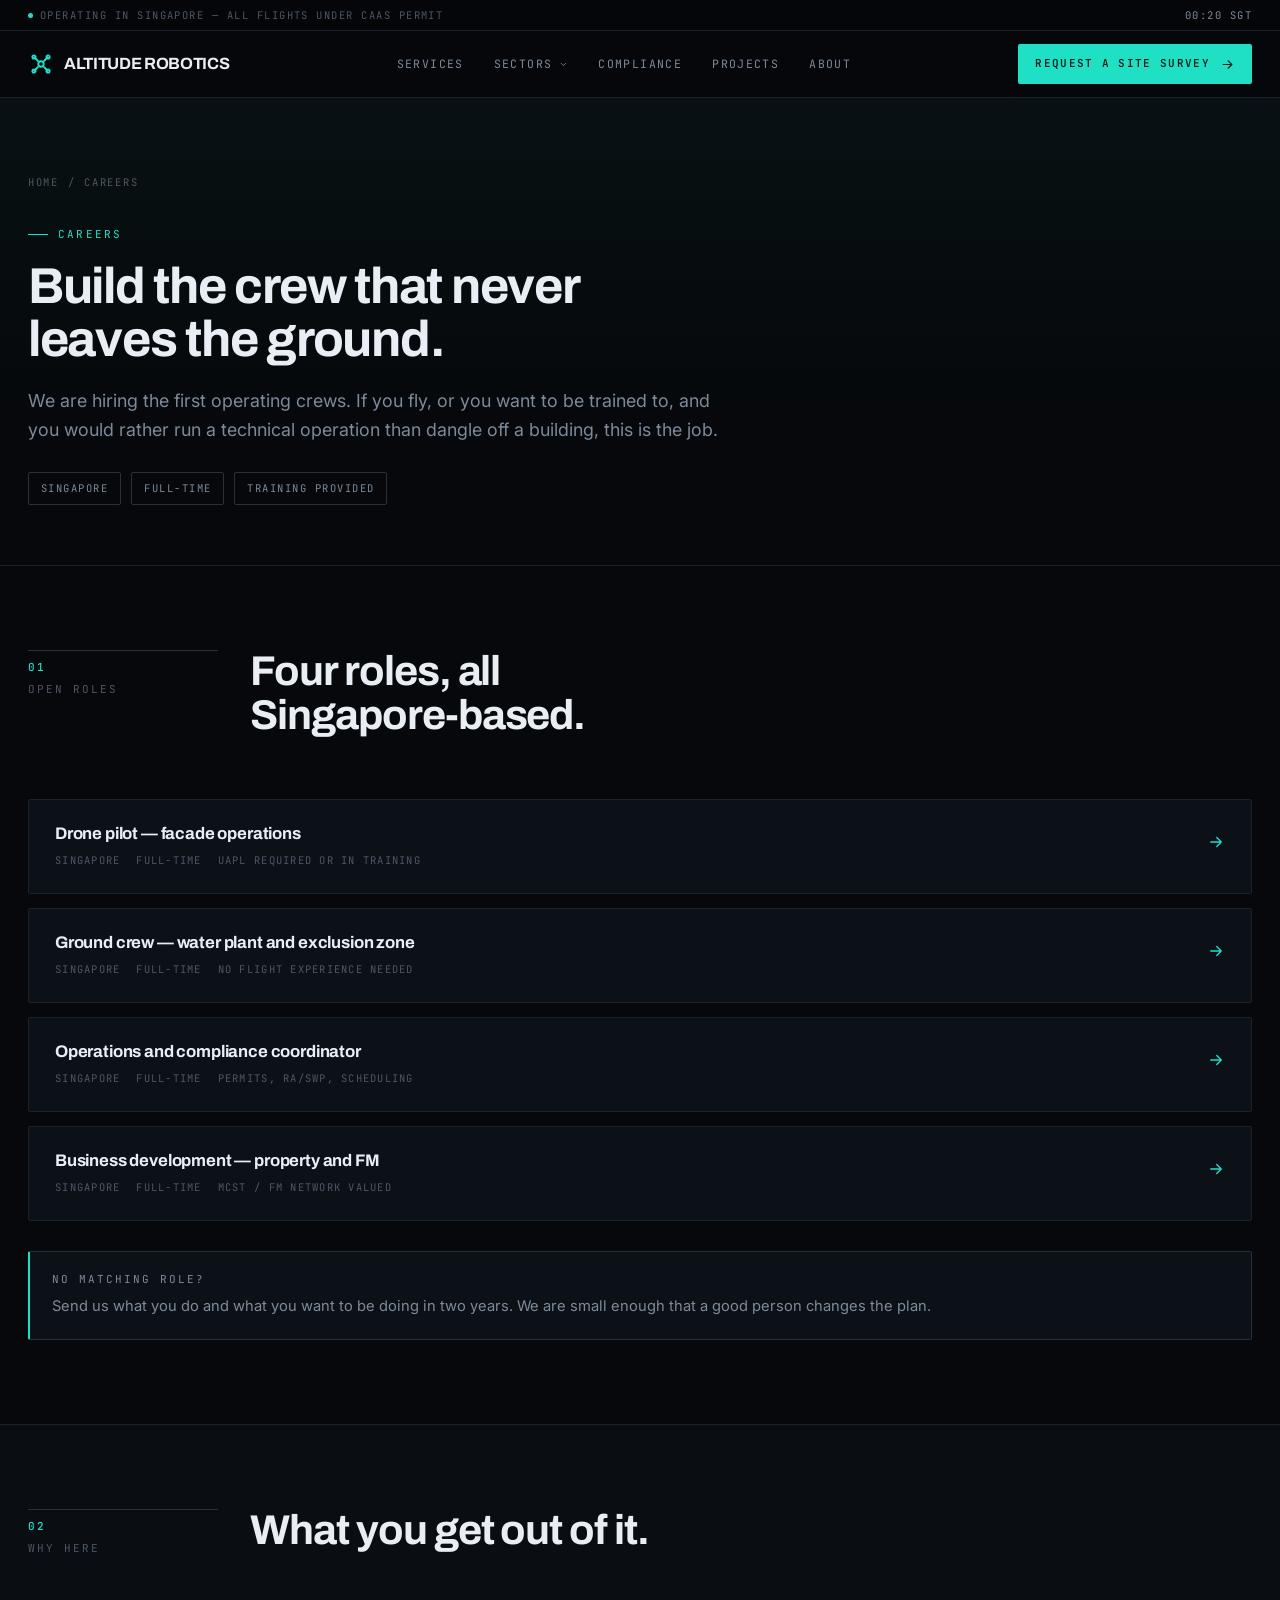
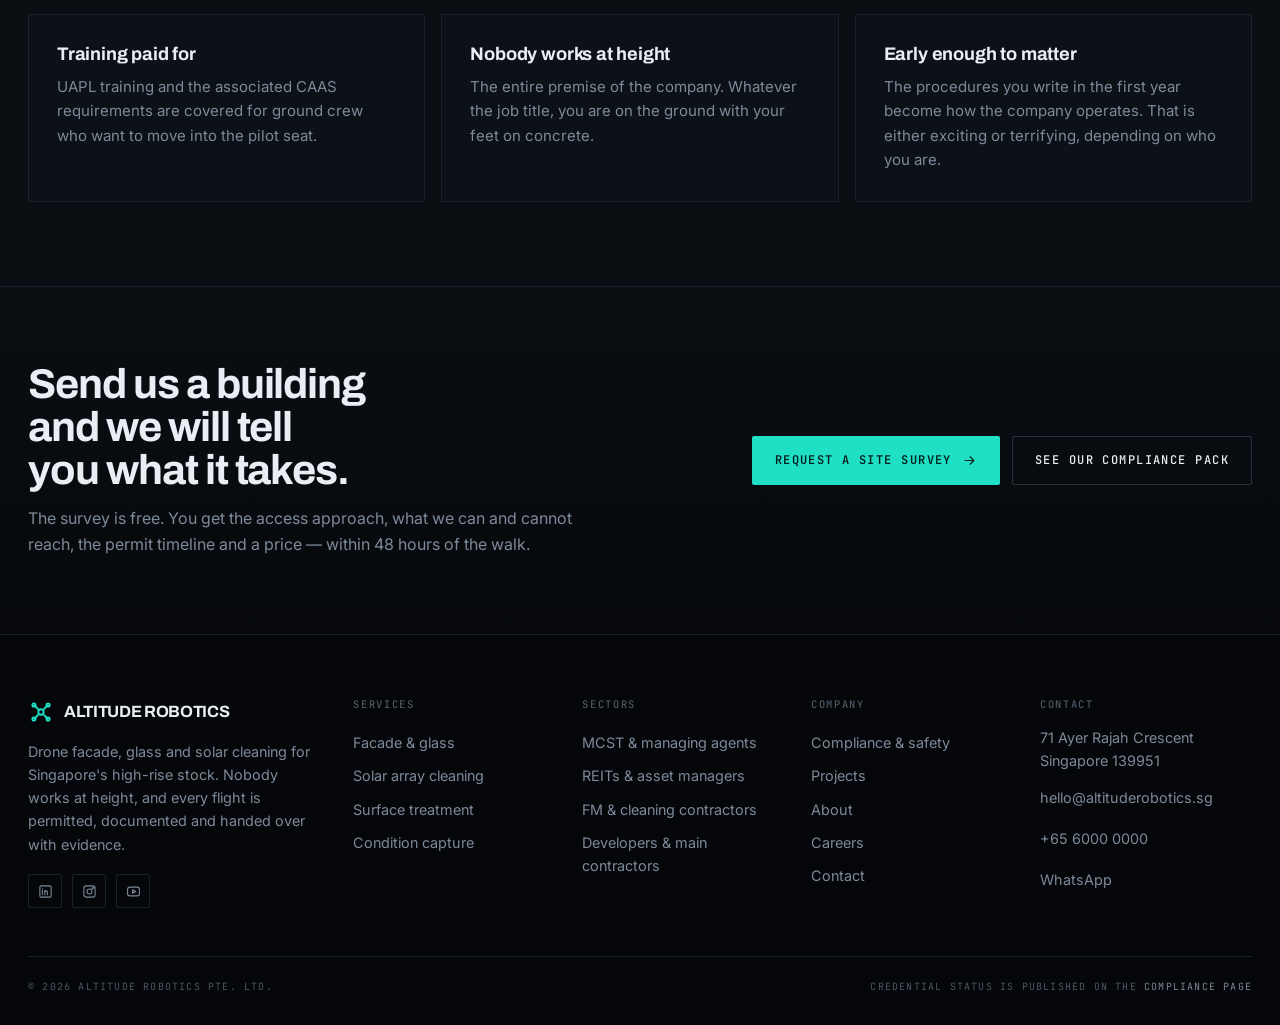
<file: careers.html>
<!DOCTYPE html>
<html lang="en">
<head>
<meta charset="UTF-8">
<meta name="viewport" content="width=device-width, initial-scale=1">
<title>Careers &mdash; Altitude Robotics</title>
<meta name="description" content="Join Altitude Robotics: drone pilots, ground crew and operations roles in Singapore's drone facade cleaning industry.">
<meta property="og:title" content="Careers &mdash; Altitude Robotics">
<meta property="og:description" content="Join Altitude Robotics: drone pilots, ground crew and operations roles in Singapore's drone facade cleaning industry.">
<meta property="og:type" content="website">
<meta name="theme-color" content="#06080B">
<link rel="preconnect" href="https://fonts.googleapis.com">
<link rel="preconnect" href="https://fonts.gstatic.com" crossorigin>
<link href="https://fonts.googleapis.com/css2?family=Archivo:wght@500;600;700;800&amp;family=Inter:wght@400;500;600&amp;family=JetBrains+Mono:wght@400;500&amp;display=swap" rel="stylesheet">
<script>document.documentElement.classList.add('js');</script>
<link rel="stylesheet" href="assets/site.css">
<script src="assets/site.js" defer></script>
</head>
<body data-nav="careers">
<a class="skip" href="#main">Skip to content</a>

<div class="opsbar"><div class="wrap">
  <span><span class="dot"></span>Operating in Singapore &mdash; all flights under CAAS permit</span>
  <span><b id="sgt">&mdash;&mdash;</b></span>
</div></div>

<header><div class="wrap nav">
  <a href="index.html" class="logo" data-nav-key="home"><span class="mark"><svg viewBox="0 0 24 24" fill="none" stroke="currentColor" stroke-width="1.7" stroke-linecap="round" stroke-linejoin="round" aria-hidden="true" width="100%" height="100%"><path d="M12 9.5a2.5 2.5 0 100 5 2.5 2.5 0 000-5zM6 6 9 9M18 6l-3 3M6 18l3-3M18 18l-3-3M4 5.5a1.5 1.5 0 113 0 1.5 1.5 0 01-3 0zM17 5.5a1.5 1.5 0 113 0 1.5 1.5 0 01-3 0zM4 18.5a1.5 1.5 0 113 0 1.5 1.5 0 01-3 0zM17 18.5a1.5 1.5 0 113 0 1.5 1.5 0 01-3 0z"/></svg></span>Altitude Robotics</a>
  
      <ul class="nav-links">
        <li><a href="services.html" data-nav-key="services">Services</a></li>
        <li data-dropdown>
          <button class="dbtn" aria-expanded="false" aria-haspopup="true">Sectors
            <svg viewBox="0 0 24 24" fill="none" stroke="currentColor" stroke-width="2.4" stroke-linecap="round" stroke-linejoin="round" aria-hidden="true"><path d="M6 9l6 6 6-6"/></svg>
          </button>
          <div class="drop"><a href="sectors-mcst.html" data-nav-key="mcst">MCST &amp; managing agents<span>Condominium and strata councils working to an AGM calendar and a sinking fund.</span></a><a href="sectors-reit.html" data-nav-key="reit">REITs &amp; asset managers<span>Portfolio owners who need repeatable numbers, ESG data and no incidents.</span></a><a href="sectors-fm.html" data-nav-key="fm">FM &amp; cleaning contractors<span>Keep the contract. Subcontract the height. White-label aerial capacity.</span></a><a href="sectors-developer.html" data-nav-key="dev">Developers &amp; main contractors<span>Handover cleans and defect-liability recleans that fit inside the programme.</span></a></div>
        </li>
        <li><a href="compliance.html" data-nav-key="compliance">Compliance</a></li>
        <li><a href="projects.html" data-nav-key="projects">Projects</a></li>
        <li><a href="about.html" data-nav-key="about">About</a></li>
      </ul>
  <div class="nav-cta">
    <a class="btn btn-primary btn-sm" href="contact.html">Request a site survey <svg viewBox="0 0 24 24" fill="none" stroke="currentColor" stroke-width="1.8" stroke-linecap="round" stroke-linejoin="round" aria-hidden="true"><path d="M5 12h14M13 6l6 6-6 6"/></svg></a>
    <button class="burger" aria-label="Open menu" aria-expanded="false"><span></span><span></span><span></span></button>
  </div>
</div></header>

  <nav class="mobile-menu" aria-label="Mobile">
    <a href="index.html" data-nav-key="home">Home</a>
    <a href="services.html" data-nav-key="services">Services</a>
    <div class="grp">Sectors</div>
    <a href="sectors-mcst.html" data-nav-key="mcst">MCST &amp; managing agents</a><a href="sectors-reit.html" data-nav-key="reit">REITs &amp; asset managers</a><a href="sectors-fm.html" data-nav-key="fm">FM &amp; cleaning contractors</a><a href="sectors-developer.html" data-nav-key="dev">Developers &amp; main contractors</a>
    <div class="grp">Company</div>
    <a href="compliance.html" data-nav-key="compliance">Compliance &amp; safety</a>
    <a href="projects.html" data-nav-key="projects">Projects</a>
    <a href="about.html" data-nav-key="about">About</a>
    <a href="careers.html" data-nav-key="careers">Careers</a>
    <a class="btn btn-primary" href="contact.html">Request a site survey <svg viewBox="0 0 24 24" fill="none" stroke="currentColor" stroke-width="1.8" stroke-linecap="round" stroke-linejoin="round" aria-hidden="true"><path d="M5 12h14M13 6l6 6-6 6"/></svg></a>
  </nav>

<main id="main">
<section class="phero"><div class="wrap"><div class="crumb"><a href="index.html">Home</a><i>/</i><span>Careers</span></div><div style="margin-top:26px"><span class="eyebrow">Careers</span><h1>Build the crew that never leaves the ground.</h1><p class="lead">We are hiring the first operating crews. If you fly, or you want to be trained to, and you would rather run a technical operation than dangle off a building, this is the job.</p><div class="phero-meta"><span class="pill">Singapore</span><span class="pill">Full-time</span><span class="pill">Training provided</span></div></div></div></section>
<section class="sec flush">
  <div class="wrap">
    <div class="sec-head reveal"><div class="idx"><b>01</b>Open roles</div><div><h2>Four roles, all Singapore-based.</h2></div></div>
    <div style="display:flex;flex-direction:column;gap:14px">
      <a class="job reveal" href="contact.html"><div><h3>Drone pilot &mdash; facade operations</h3><div class="meta"><span>Singapore</span><span>Full-time</span><span>UAPL required or in training</span></div></div><span class="arrow"><svg viewBox="0 0 24 24" fill="none" stroke="currentColor" stroke-width="1.8" width="18" height="18" stroke-linecap="round" stroke-linejoin="round" aria-hidden="true"><path d="M5 12h14M13 6l6 6-6 6"/></svg></span></a>
      <a class="job reveal" href="contact.html"><div><h3>Ground crew &mdash; water plant and exclusion zone</h3><div class="meta"><span>Singapore</span><span>Full-time</span><span>No flight experience needed</span></div></div><span class="arrow"><svg viewBox="0 0 24 24" fill="none" stroke="currentColor" stroke-width="1.8" width="18" height="18" stroke-linecap="round" stroke-linejoin="round" aria-hidden="true"><path d="M5 12h14M13 6l6 6-6 6"/></svg></span></a>
      <a class="job reveal" href="contact.html"><div><h3>Operations and compliance coordinator</h3><div class="meta"><span>Singapore</span><span>Full-time</span><span>Permits, RA/SWP, scheduling</span></div></div><span class="arrow"><svg viewBox="0 0 24 24" fill="none" stroke="currentColor" stroke-width="1.8" width="18" height="18" stroke-linecap="round" stroke-linejoin="round" aria-hidden="true"><path d="M5 12h14M13 6l6 6-6 6"/></svg></span></a>
      <a class="job reveal" href="contact.html"><div><h3>Business development &mdash; property and FM</h3><div class="meta"><span>Singapore</span><span>Full-time</span><span>MCST / FM network valued</span></div></div><span class="arrow"><svg viewBox="0 0 24 24" fill="none" stroke="currentColor" stroke-width="1.8" width="18" height="18" stroke-linecap="round" stroke-linejoin="round" aria-hidden="true"><path d="M5 12h14M13 6l6 6-6 6"/></svg></span></a>
    </div>
    <div class="note reveal" style="margin-top:30px">
      <div class="lbl">No matching role?</div>
      Send us what you do and what you want to be doing in two years. We are small enough that a good person changes the plan.
    </div>
  </div>
</section>

<section class="sec alt">
  <div class="wrap">
    <div class="sec-head reveal"><div class="idx"><b>02</b>Why here</div><div><h2>What you get out of it.</h2></div></div>
    <div class="g3">
      <article class="card reveal"><h3>Training paid for</h3><p>UAPL training and the associated CAAS requirements are covered for ground crew who want to move into the pilot seat.</p></article>
      <article class="card reveal"><h3>Nobody works at height</h3><p>The entire premise of the company. Whatever the job title, you are on the ground with your feet on concrete.</p></article>
      <article class="card reveal"><h3>Early enough to matter</h3><p>The procedures you write in the first year become how the company operates. That is either exciting or terrifying, depending on who you are.</p></article>
    </div>
  </div>
</section>

<section class="ctaband"><div class="wrap"><div class="inner reveal">
  <div><h2>Send us a building and we will tell you what it takes.</h2><p>The survey is free. You get the access approach, what we can and cannot reach, the permit timeline and a price &mdash; within 48 hours of the walk.</p></div>
  <div class="acts">
    <a class="btn btn-primary" href="contact.html">Request a site survey <svg viewBox="0 0 24 24" fill="none" stroke="currentColor" stroke-width="1.8" stroke-linecap="round" stroke-linejoin="round" aria-hidden="true"><path d="M5 12h14M13 6l6 6-6 6"/></svg></a>
    <a class="btn btn-ghost" href="compliance.html">See our compliance pack</a>
  </div>
</div></div></section>

</main>

<footer><div class="wrap">
  <div class="fgrid">
    <div class="fcol fbrand">
      <a href="index.html" class="logo"><span class="mark"><svg viewBox="0 0 24 24" fill="none" stroke="currentColor" stroke-width="1.7" stroke-linecap="round" stroke-linejoin="round" aria-hidden="true" width="100%" height="100%"><path d="M12 9.5a2.5 2.5 0 100 5 2.5 2.5 0 000-5zM6 6 9 9M18 6l-3 3M6 18l3-3M18 18l-3-3M4 5.5a1.5 1.5 0 113 0 1.5 1.5 0 01-3 0zM17 5.5a1.5 1.5 0 113 0 1.5 1.5 0 01-3 0zM4 18.5a1.5 1.5 0 113 0 1.5 1.5 0 01-3 0zM17 18.5a1.5 1.5 0 113 0 1.5 1.5 0 01-3 0z"/></svg></span>Altitude Robotics</a>
      <p>Drone facade, glass and solar cleaning for Singapore's high-rise stock. Nobody works at height, and every flight is permitted, documented and handed over with evidence.</p>
      <div class="socials"><a href="#" aria-label="LinkedIn"><svg viewBox="0 0 24 24" fill="none" stroke="currentColor" stroke-width="1.7" stroke-linecap="round" stroke-linejoin="round" aria-hidden="true"><rect x="3" y="3" width="18" height="18" rx="2"/><path d="M7 10v7M7 7v.01M11 17v-4a2 2 0 014 0v4M11 17v-7"/></svg></a><a href="#" aria-label="Instagram"><svg viewBox="0 0 24 24" fill="none" stroke="currentColor" stroke-width="1.7" stroke-linecap="round" stroke-linejoin="round" aria-hidden="true"><rect x="3" y="3" width="18" height="18" rx="4"/><circle cx="12" cy="12" r="4"/><circle cx="17.2" cy="6.8" r="1"/></svg></a><a href="#" aria-label="YouTube"><svg viewBox="0 0 24 24" fill="none" stroke="currentColor" stroke-width="1.7" stroke-linecap="round" stroke-linejoin="round" aria-hidden="true"><rect x="2.5" y="5" width="19" height="14" rx="4"/><path d="M10.5 9.2l5 2.8-5 2.8z"/></svg></a></div>
    </div>
    <div class="fcol"><h2>Services</h2>
      <a href="services.html#facade">Facade &amp; glass</a>
      <a href="services.html#solar">Solar array cleaning</a>
      <a href="services.html#treatment">Surface treatment</a>
      <a href="services.html#capture">Condition capture</a>
    </div>
    <div class="fcol"><h2>Sectors</h2><a href="sectors-mcst.html">MCST &amp; managing agents</a><a href="sectors-reit.html">REITs &amp; asset managers</a><a href="sectors-fm.html">FM &amp; cleaning contractors</a><a href="sectors-developer.html">Developers &amp; main contractors</a></div>
    <div class="fcol"><h2>Company</h2>
      <a href="compliance.html">Compliance &amp; safety</a>
      <a href="projects.html">Projects</a>
      <a href="about.html">About</a>
      <a href="careers.html">Careers</a>
      <a href="contact.html">Contact</a>
    </div>
    <div class="fcol"><h2>Contact</h2>
      <p>71 Ayer Rajah Crescent<br>Singapore 139951</p>
      <p><a href="mailto:hello@altituderobotics.sg">hello@altituderobotics.sg</a></p>
      <p><a href="tel:+6560000000">+65 6000 0000</a></p>
      <p><a href="https://wa.me/6560000000">WhatsApp</a></p>
    </div>
  </div>
  <div class="fbottom">
    <span>&copy; <span data-year>2026</span> Altitude Robotics Pte. Ltd.</span>
    <span>Credential status is published on the <a href="compliance.html" style="color:var(--ink-2)">compliance page</a></span>
  </div>
</div></footer>
</body>
</html>
</file>
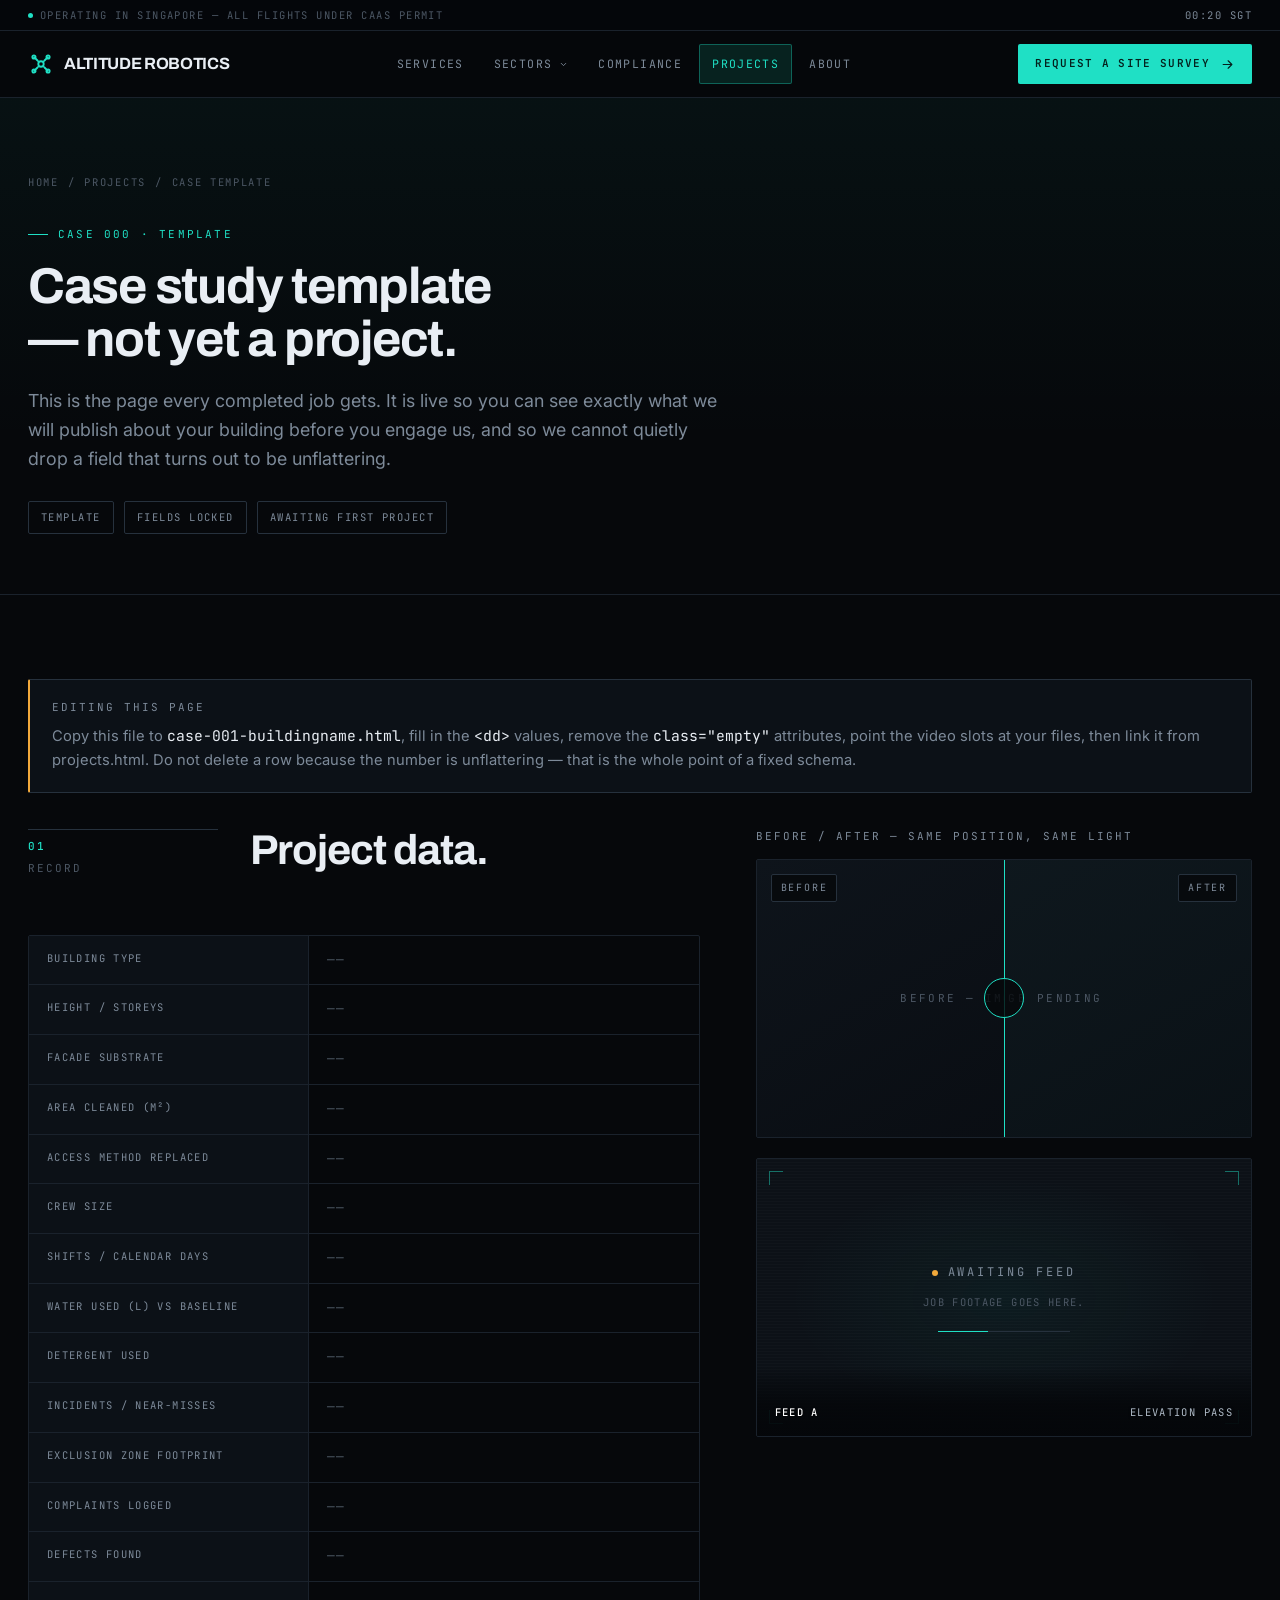
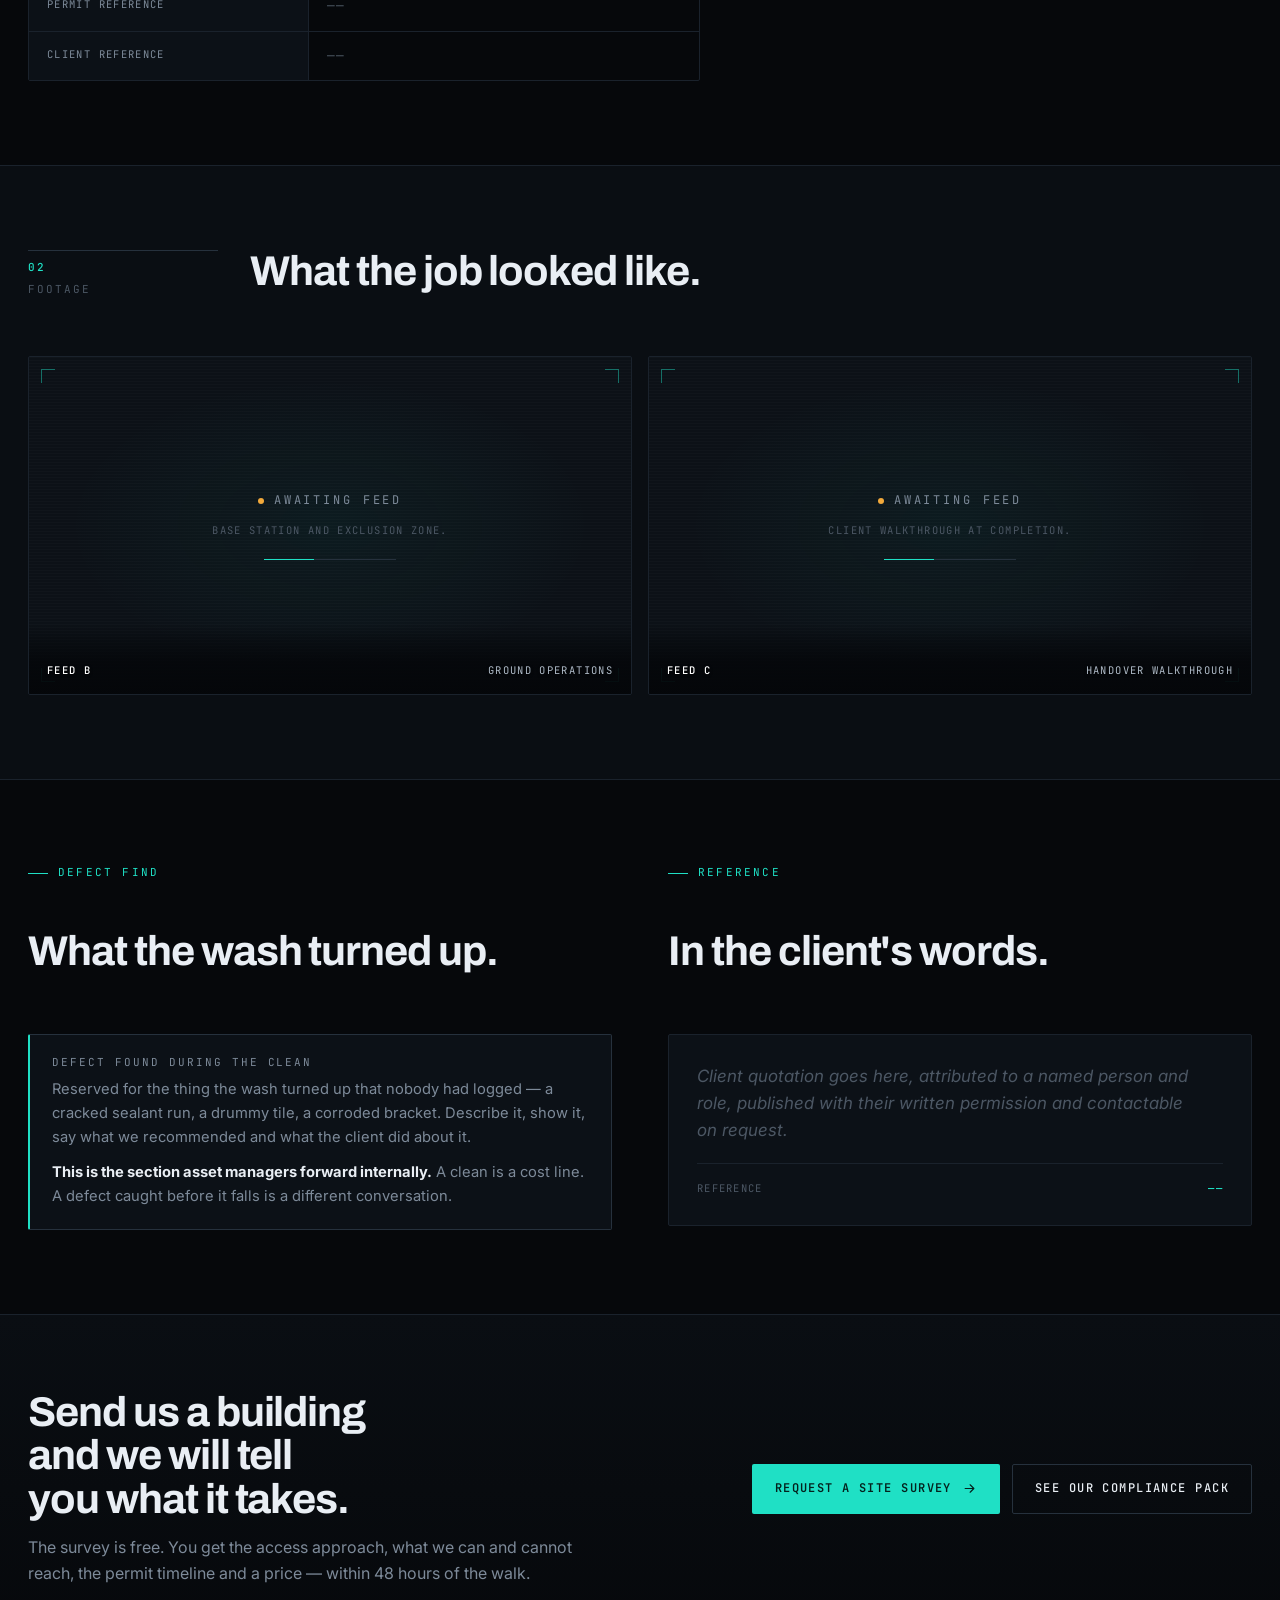
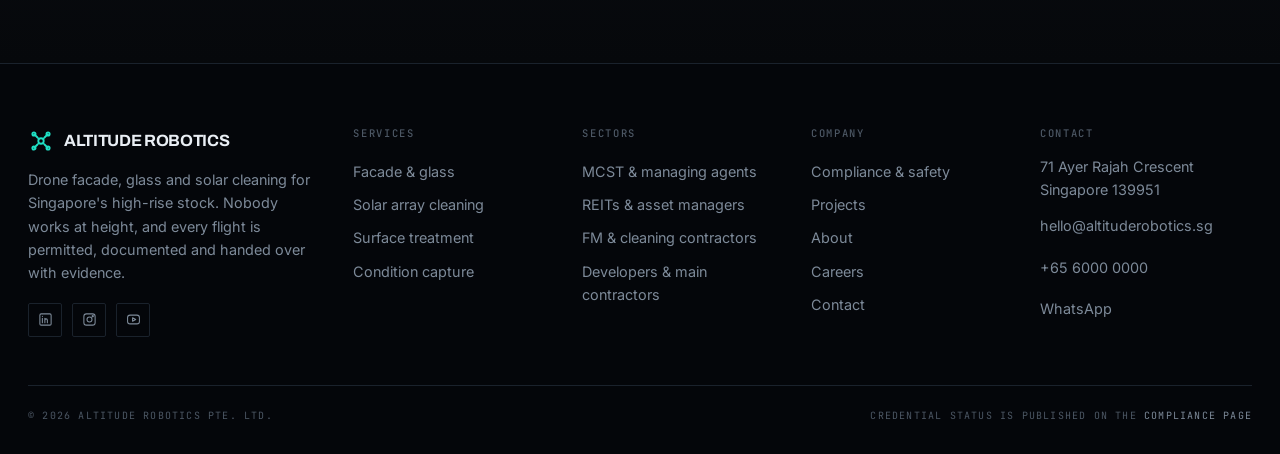
<file: case-study.html>
<!DOCTYPE html>
<html lang="en">
<head>
<meta charset="UTF-8">
<meta name="viewport" content="width=device-width, initial-scale=1">
<title>Case study template &mdash; Altitude Robotics</title>
<meta name="description" content="The fixed reporting schema Altitude Robotics publishes for every completed drone facade cleaning project in Singapore.">
<meta property="og:title" content="Case study template &mdash; Altitude Robotics">
<meta property="og:description" content="The fixed reporting schema Altitude Robotics publishes for every completed drone facade cleaning project in Singapore.">
<meta property="og:type" content="website">
<meta name="theme-color" content="#06080B">
<link rel="preconnect" href="https://fonts.googleapis.com">
<link rel="preconnect" href="https://fonts.gstatic.com" crossorigin>
<link href="https://fonts.googleapis.com/css2?family=Archivo:wght@500;600;700;800&amp;family=Inter:wght@400;500;600&amp;family=JetBrains+Mono:wght@400;500&amp;display=swap" rel="stylesheet">
<script>document.documentElement.classList.add('js');</script>
<link rel="stylesheet" href="assets/site.css">
<script src="assets/site.js" defer></script>
</head>
<body data-nav="projects">
<a class="skip" href="#main">Skip to content</a>

<div class="opsbar"><div class="wrap">
  <span><span class="dot"></span>Operating in Singapore &mdash; all flights under CAAS permit</span>
  <span><b id="sgt">&mdash;&mdash;</b></span>
</div></div>

<header><div class="wrap nav">
  <a href="index.html" class="logo" data-nav-key="home"><span class="mark"><svg viewBox="0 0 24 24" fill="none" stroke="currentColor" stroke-width="1.7" stroke-linecap="round" stroke-linejoin="round" aria-hidden="true" width="100%" height="100%"><path d="M12 9.5a2.5 2.5 0 100 5 2.5 2.5 0 000-5zM6 6 9 9M18 6l-3 3M6 18l3-3M18 18l-3-3M4 5.5a1.5 1.5 0 113 0 1.5 1.5 0 01-3 0zM17 5.5a1.5 1.5 0 113 0 1.5 1.5 0 01-3 0zM4 18.5a1.5 1.5 0 113 0 1.5 1.5 0 01-3 0zM17 18.5a1.5 1.5 0 113 0 1.5 1.5 0 01-3 0z"/></svg></span>Altitude Robotics</a>
  
      <ul class="nav-links">
        <li><a href="services.html" data-nav-key="services">Services</a></li>
        <li data-dropdown>
          <button class="dbtn" aria-expanded="false" aria-haspopup="true">Sectors
            <svg viewBox="0 0 24 24" fill="none" stroke="currentColor" stroke-width="2.4" stroke-linecap="round" stroke-linejoin="round" aria-hidden="true"><path d="M6 9l6 6 6-6"/></svg>
          </button>
          <div class="drop"><a href="sectors-mcst.html" data-nav-key="mcst">MCST &amp; managing agents<span>Condominium and strata councils working to an AGM calendar and a sinking fund.</span></a><a href="sectors-reit.html" data-nav-key="reit">REITs &amp; asset managers<span>Portfolio owners who need repeatable numbers, ESG data and no incidents.</span></a><a href="sectors-fm.html" data-nav-key="fm">FM &amp; cleaning contractors<span>Keep the contract. Subcontract the height. White-label aerial capacity.</span></a><a href="sectors-developer.html" data-nav-key="dev">Developers &amp; main contractors<span>Handover cleans and defect-liability recleans that fit inside the programme.</span></a></div>
        </li>
        <li><a href="compliance.html" data-nav-key="compliance">Compliance</a></li>
        <li><a href="projects.html" data-nav-key="projects">Projects</a></li>
        <li><a href="about.html" data-nav-key="about">About</a></li>
      </ul>
  <div class="nav-cta">
    <a class="btn btn-primary btn-sm" href="contact.html">Request a site survey <svg viewBox="0 0 24 24" fill="none" stroke="currentColor" stroke-width="1.8" stroke-linecap="round" stroke-linejoin="round" aria-hidden="true"><path d="M5 12h14M13 6l6 6-6 6"/></svg></a>
    <button class="burger" aria-label="Open menu" aria-expanded="false"><span></span><span></span><span></span></button>
  </div>
</div></header>

  <nav class="mobile-menu" aria-label="Mobile">
    <a href="index.html" data-nav-key="home">Home</a>
    <a href="services.html" data-nav-key="services">Services</a>
    <div class="grp">Sectors</div>
    <a href="sectors-mcst.html" data-nav-key="mcst">MCST &amp; managing agents</a><a href="sectors-reit.html" data-nav-key="reit">REITs &amp; asset managers</a><a href="sectors-fm.html" data-nav-key="fm">FM &amp; cleaning contractors</a><a href="sectors-developer.html" data-nav-key="dev">Developers &amp; main contractors</a>
    <div class="grp">Company</div>
    <a href="compliance.html" data-nav-key="compliance">Compliance &amp; safety</a>
    <a href="projects.html" data-nav-key="projects">Projects</a>
    <a href="about.html" data-nav-key="about">About</a>
    <a href="careers.html" data-nav-key="careers">Careers</a>
    <a class="btn btn-primary" href="contact.html">Request a site survey <svg viewBox="0 0 24 24" fill="none" stroke="currentColor" stroke-width="1.8" stroke-linecap="round" stroke-linejoin="round" aria-hidden="true"><path d="M5 12h14M13 6l6 6-6 6"/></svg></a>
  </nav>

<main id="main">
<section class="phero"><div class="wrap"><div class="crumb"><a href="index.html">Home</a><i>/</i><a href="projects.html">Projects</a><i>/</i><span>Case template</span></div><div style="margin-top:26px"><span class="eyebrow">Case 000 &middot; template</span><h1>Case study template &mdash; not yet a project.</h1><p class="lead">This is the page every completed job gets. It is live so you can see exactly what we will publish about your building before you engage us, and so we cannot quietly drop a field that turns out to be unflattering.</p><div class="phero-meta"><span class="pill">Template</span><span class="pill">Fields locked</span><span class="pill">Awaiting first project</span></div></div></div></section>
<section class="sec flush">
  <div class="wrap">
    <div class="note warn reveal" style="margin-bottom:36px">
      <div class="lbl">Editing this page</div>
      Copy this file to <code style="font-family:var(--f-mono);color:var(--ink)">case-001-buildingname.html</code>, fill in the <code style="font-family:var(--f-mono);color:var(--ink)">&lt;dd&gt;</code> values, remove the <code style="font-family:var(--f-mono);color:var(--ink)">class="empty"</code> attributes, point the video slots at your files, then link it from projects.html. Do not delete a row because the number is unflattering &mdash; that is the whole point of a fixed schema.
    </div>
    <div class="split wide">
      <div>
        <div class="sec-head reveal"><div class="idx"><b>01</b>Record</div><div><h2>Project data.</h2></div></div>
        <div class="spec reveal">
          <div class="row"><dt>Building type</dt><dd class="empty">&mdash;&mdash;</dd></div>
          <div class="row"><dt>Height / storeys</dt><dd class="empty">&mdash;&mdash;</dd></div>
          <div class="row"><dt>Facade substrate</dt><dd class="empty">&mdash;&mdash;</dd></div>
          <div class="row"><dt>Area cleaned (m&sup2;)</dt><dd class="empty">&mdash;&mdash;</dd></div>
          <div class="row"><dt>Access method replaced</dt><dd class="empty">&mdash;&mdash;</dd></div>
          <div class="row"><dt>Crew size</dt><dd class="empty">&mdash;&mdash;</dd></div>
          <div class="row"><dt>Shifts / calendar days</dt><dd class="empty">&mdash;&mdash;</dd></div>
          <div class="row"><dt>Water used (L) vs baseline</dt><dd class="empty">&mdash;&mdash;</dd></div>
          <div class="row"><dt>Detergent used</dt><dd class="empty">&mdash;&mdash;</dd></div>
          <div class="row"><dt>Incidents / near-misses</dt><dd class="empty">&mdash;&mdash;</dd></div>
          <div class="row"><dt>Exclusion zone footprint</dt><dd class="empty">&mdash;&mdash;</dd></div>
          <div class="row"><dt>Complaints logged</dt><dd class="empty">&mdash;&mdash;</dd></div>
          <div class="row"><dt>Defects found</dt><dd class="empty">&mdash;&mdash;</dd></div>
          <div class="row"><dt>Permit reference</dt><dd class="empty">&mdash;&mdash;</dd></div>
          <div class="row"><dt>Client reference</dt><dd class="empty">&mdash;&mdash;</dd></div>
        </div>
      </div>
      <div>
        <div class="lbl" style="margin-bottom:14px">Before / after &mdash; same position, same light</div>
        <div class="ba reveal"><div class="ba-pane ba-before"><span class="ph">Before &mdash; image pending</span></div><div class="ba-pane ba-after"><span class="ph">After &mdash; image pending</span></div><span class="ba-tag l">Before</span><span class="ba-tag r">After</span><span class="ba-handle"></span><input type="range" min="0" max="100" value="50" aria-label="Reveal the after image"></div><!-- BEFORE/AFTER IMAGES: add <img src="media/before.jpg" alt=""> inside .ba-before and <img src="media/after.jpg" alt=""> inside .ba-after, then delete the two <span class="ph"> lines. -->
        <div style="margin-top:20px"><figure class="vslot reveal" data-src="" data-poster="" data-mode="loop" data-label="Feed A" data-caption="Elevation pass" data-pending="Job footage goes here."></figure></div>
      </div>
    </div>
  </div>
</section>

<section class="sec alt">
  <div class="wrap">
    <div class="sec-head reveal"><div class="idx"><b>02</b>Footage</div><div><h2>What the job looked like.</h2></div></div>
    <div class="g2"><figure class="vslot reveal" data-src="" data-poster="" data-mode="loop" data-label="Feed B" data-caption="Ground operations" data-pending="Base station and exclusion zone."></figure><figure class="vslot reveal" data-src="" data-poster="" data-mode="film" data-label="Feed C" data-caption="Handover walkthrough" data-pending="Client walkthrough at completion."></figure></div>
  </div>
</section>

<section class="sec">
  <div class="wrap">
    <div class="split">
      <div>
        <div class="sec-head solo reveal"><span class="eyebrow">Defect find</span><h2 style="margin:16px 0 14px">What the wash turned up.</h2></div>
        <div class="note reveal">
          <div class="lbl">Defect found during the clean</div>
          <p>Reserved for the thing the wash turned up that nobody had logged &mdash; a cracked sealant run, a drummy tile, a corroded bracket. Describe it, show it, say what we recommended and what the client did about it.</p>
          <p style="margin-top:12px"><b>This is the section asset managers forward internally.</b> A clean is a cost line. A defect caught before it falls is a different conversation.</p>
        </div>
      </div>
      <div>
        <div class="sec-head solo reveal"><span class="eyebrow">Reference</span><h2 style="margin:16px 0 14px">In the client's words.</h2></div>
        <div class="card reveal">
          <p style="font-size:1.06rem;color:var(--ink-3);font-style:italic">Client quotation goes here, attributed to a named person and role, published with their written permission and contactable on request.</p>
          <div class="kv"><span>Reference</span><b>&mdash;&mdash;</b></div>
        </div>
      </div>
    </div>
  </div>
</section>

<section class="ctaband"><div class="wrap"><div class="inner reveal">
  <div><h2>Send us a building and we will tell you what it takes.</h2><p>The survey is free. You get the access approach, what we can and cannot reach, the permit timeline and a price &mdash; within 48 hours of the walk.</p></div>
  <div class="acts">
    <a class="btn btn-primary" href="contact.html">Request a site survey <svg viewBox="0 0 24 24" fill="none" stroke="currentColor" stroke-width="1.8" stroke-linecap="round" stroke-linejoin="round" aria-hidden="true"><path d="M5 12h14M13 6l6 6-6 6"/></svg></a>
    <a class="btn btn-ghost" href="compliance.html">See our compliance pack</a>
  </div>
</div></div></section>

</main>

<footer><div class="wrap">
  <div class="fgrid">
    <div class="fcol fbrand">
      <a href="index.html" class="logo"><span class="mark"><svg viewBox="0 0 24 24" fill="none" stroke="currentColor" stroke-width="1.7" stroke-linecap="round" stroke-linejoin="round" aria-hidden="true" width="100%" height="100%"><path d="M12 9.5a2.5 2.5 0 100 5 2.5 2.5 0 000-5zM6 6 9 9M18 6l-3 3M6 18l3-3M18 18l-3-3M4 5.5a1.5 1.5 0 113 0 1.5 1.5 0 01-3 0zM17 5.5a1.5 1.5 0 113 0 1.5 1.5 0 01-3 0zM4 18.5a1.5 1.5 0 113 0 1.5 1.5 0 01-3 0zM17 18.5a1.5 1.5 0 113 0 1.5 1.5 0 01-3 0z"/></svg></span>Altitude Robotics</a>
      <p>Drone facade, glass and solar cleaning for Singapore's high-rise stock. Nobody works at height, and every flight is permitted, documented and handed over with evidence.</p>
      <div class="socials"><a href="#" aria-label="LinkedIn"><svg viewBox="0 0 24 24" fill="none" stroke="currentColor" stroke-width="1.7" stroke-linecap="round" stroke-linejoin="round" aria-hidden="true"><rect x="3" y="3" width="18" height="18" rx="2"/><path d="M7 10v7M7 7v.01M11 17v-4a2 2 0 014 0v4M11 17v-7"/></svg></a><a href="#" aria-label="Instagram"><svg viewBox="0 0 24 24" fill="none" stroke="currentColor" stroke-width="1.7" stroke-linecap="round" stroke-linejoin="round" aria-hidden="true"><rect x="3" y="3" width="18" height="18" rx="4"/><circle cx="12" cy="12" r="4"/><circle cx="17.2" cy="6.8" r="1"/></svg></a><a href="#" aria-label="YouTube"><svg viewBox="0 0 24 24" fill="none" stroke="currentColor" stroke-width="1.7" stroke-linecap="round" stroke-linejoin="round" aria-hidden="true"><rect x="2.5" y="5" width="19" height="14" rx="4"/><path d="M10.5 9.2l5 2.8-5 2.8z"/></svg></a></div>
    </div>
    <div class="fcol"><h2>Services</h2>
      <a href="services.html#facade">Facade &amp; glass</a>
      <a href="services.html#solar">Solar array cleaning</a>
      <a href="services.html#treatment">Surface treatment</a>
      <a href="services.html#capture">Condition capture</a>
    </div>
    <div class="fcol"><h2>Sectors</h2><a href="sectors-mcst.html">MCST &amp; managing agents</a><a href="sectors-reit.html">REITs &amp; asset managers</a><a href="sectors-fm.html">FM &amp; cleaning contractors</a><a href="sectors-developer.html">Developers &amp; main contractors</a></div>
    <div class="fcol"><h2>Company</h2>
      <a href="compliance.html">Compliance &amp; safety</a>
      <a href="projects.html">Projects</a>
      <a href="about.html">About</a>
      <a href="careers.html">Careers</a>
      <a href="contact.html">Contact</a>
    </div>
    <div class="fcol"><h2>Contact</h2>
      <p>71 Ayer Rajah Crescent<br>Singapore 139951</p>
      <p><a href="mailto:hello@altituderobotics.sg">hello@altituderobotics.sg</a></p>
      <p><a href="tel:+6560000000">+65 6000 0000</a></p>
      <p><a href="https://wa.me/6560000000">WhatsApp</a></p>
    </div>
  </div>
  <div class="fbottom">
    <span>&copy; <span data-year>2026</span> Altitude Robotics Pte. Ltd.</span>
    <span>Credential status is published on the <a href="compliance.html" style="color:var(--ink-2)">compliance page</a></span>
  </div>
</div></footer>
</body>
</html>
</file>
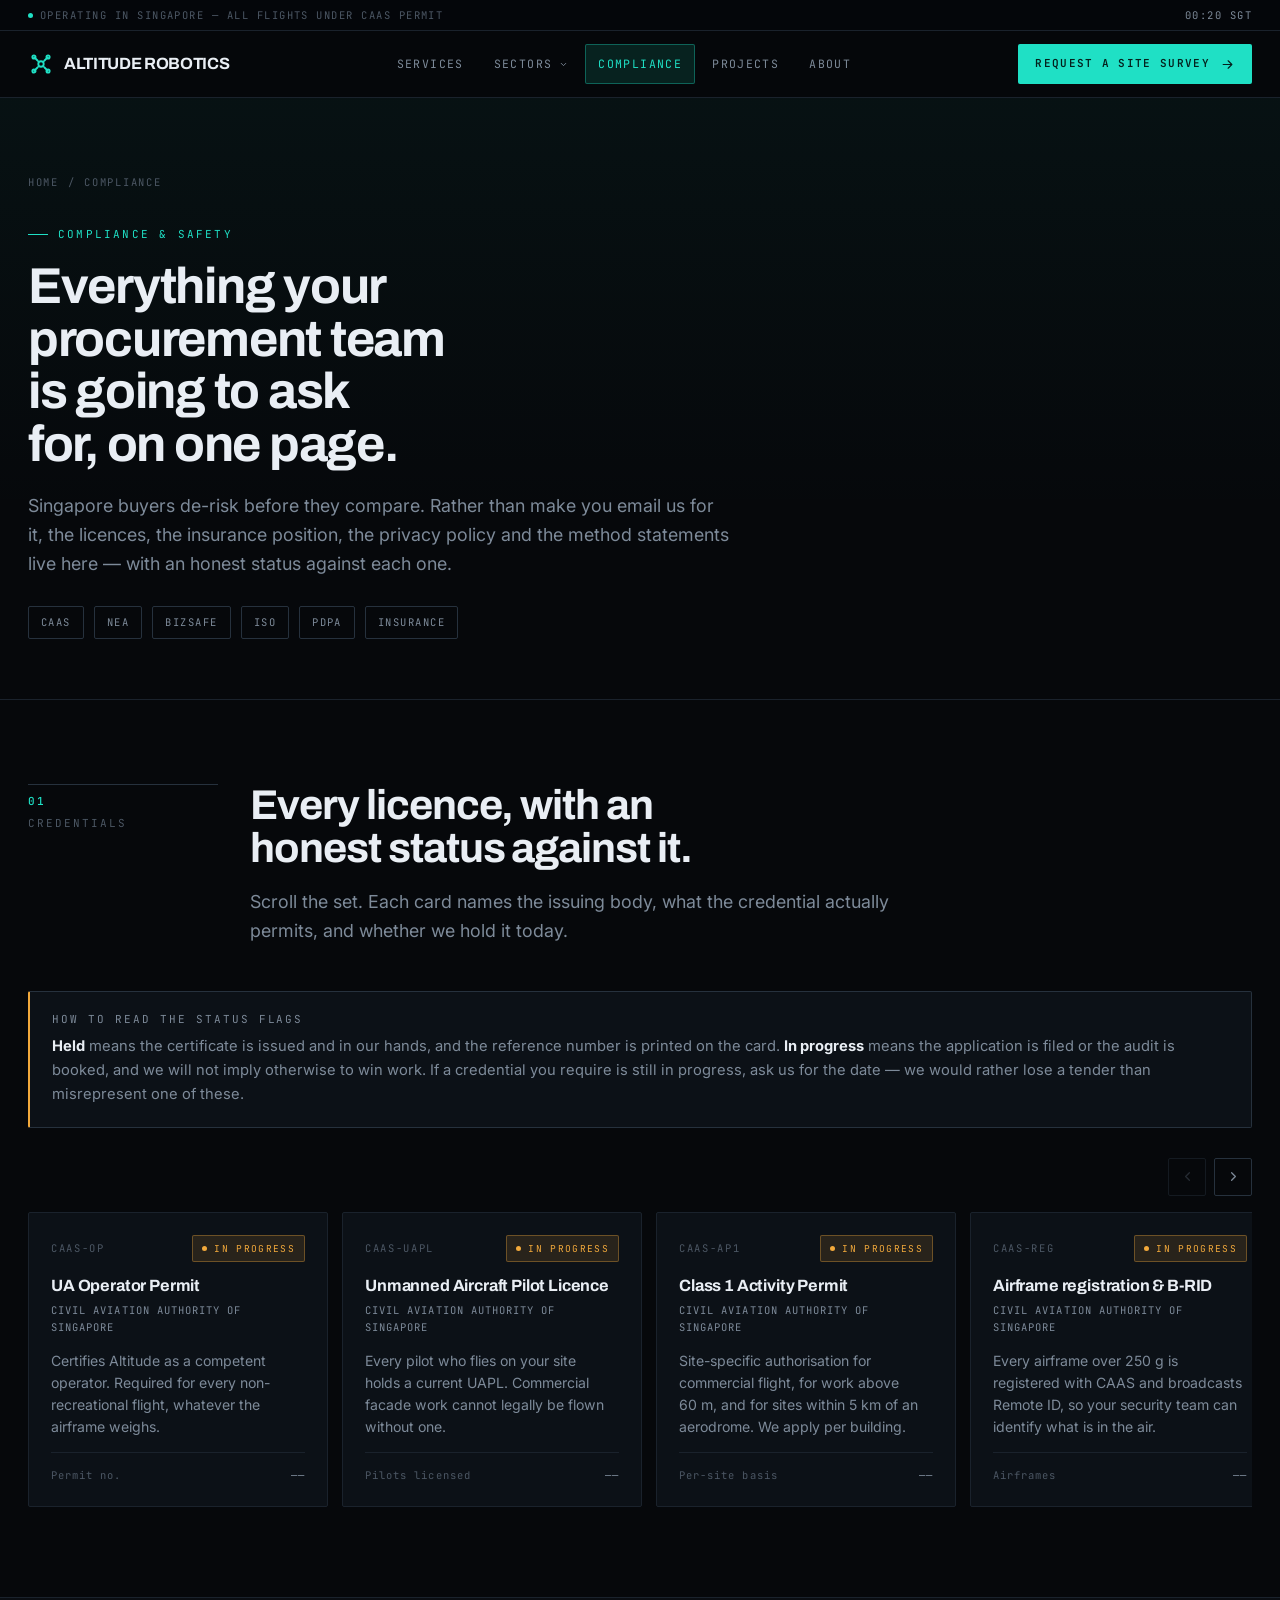
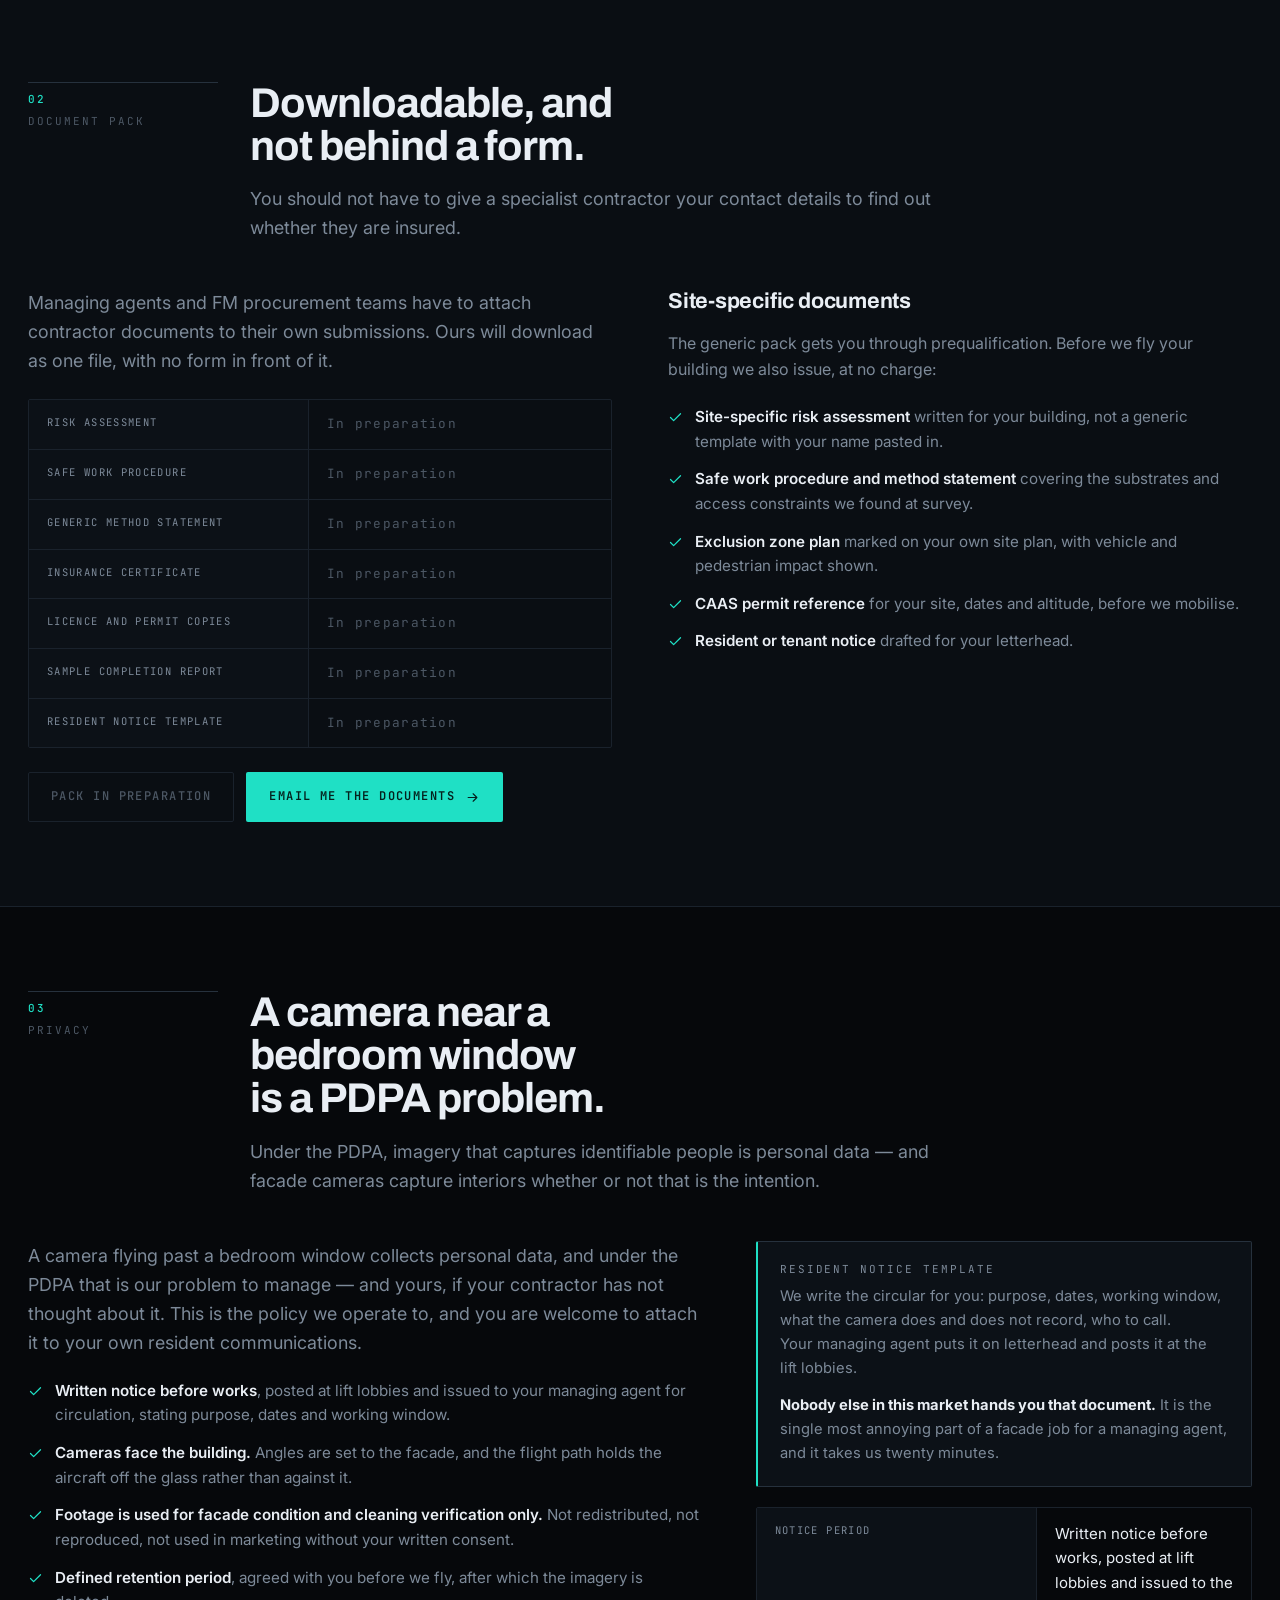
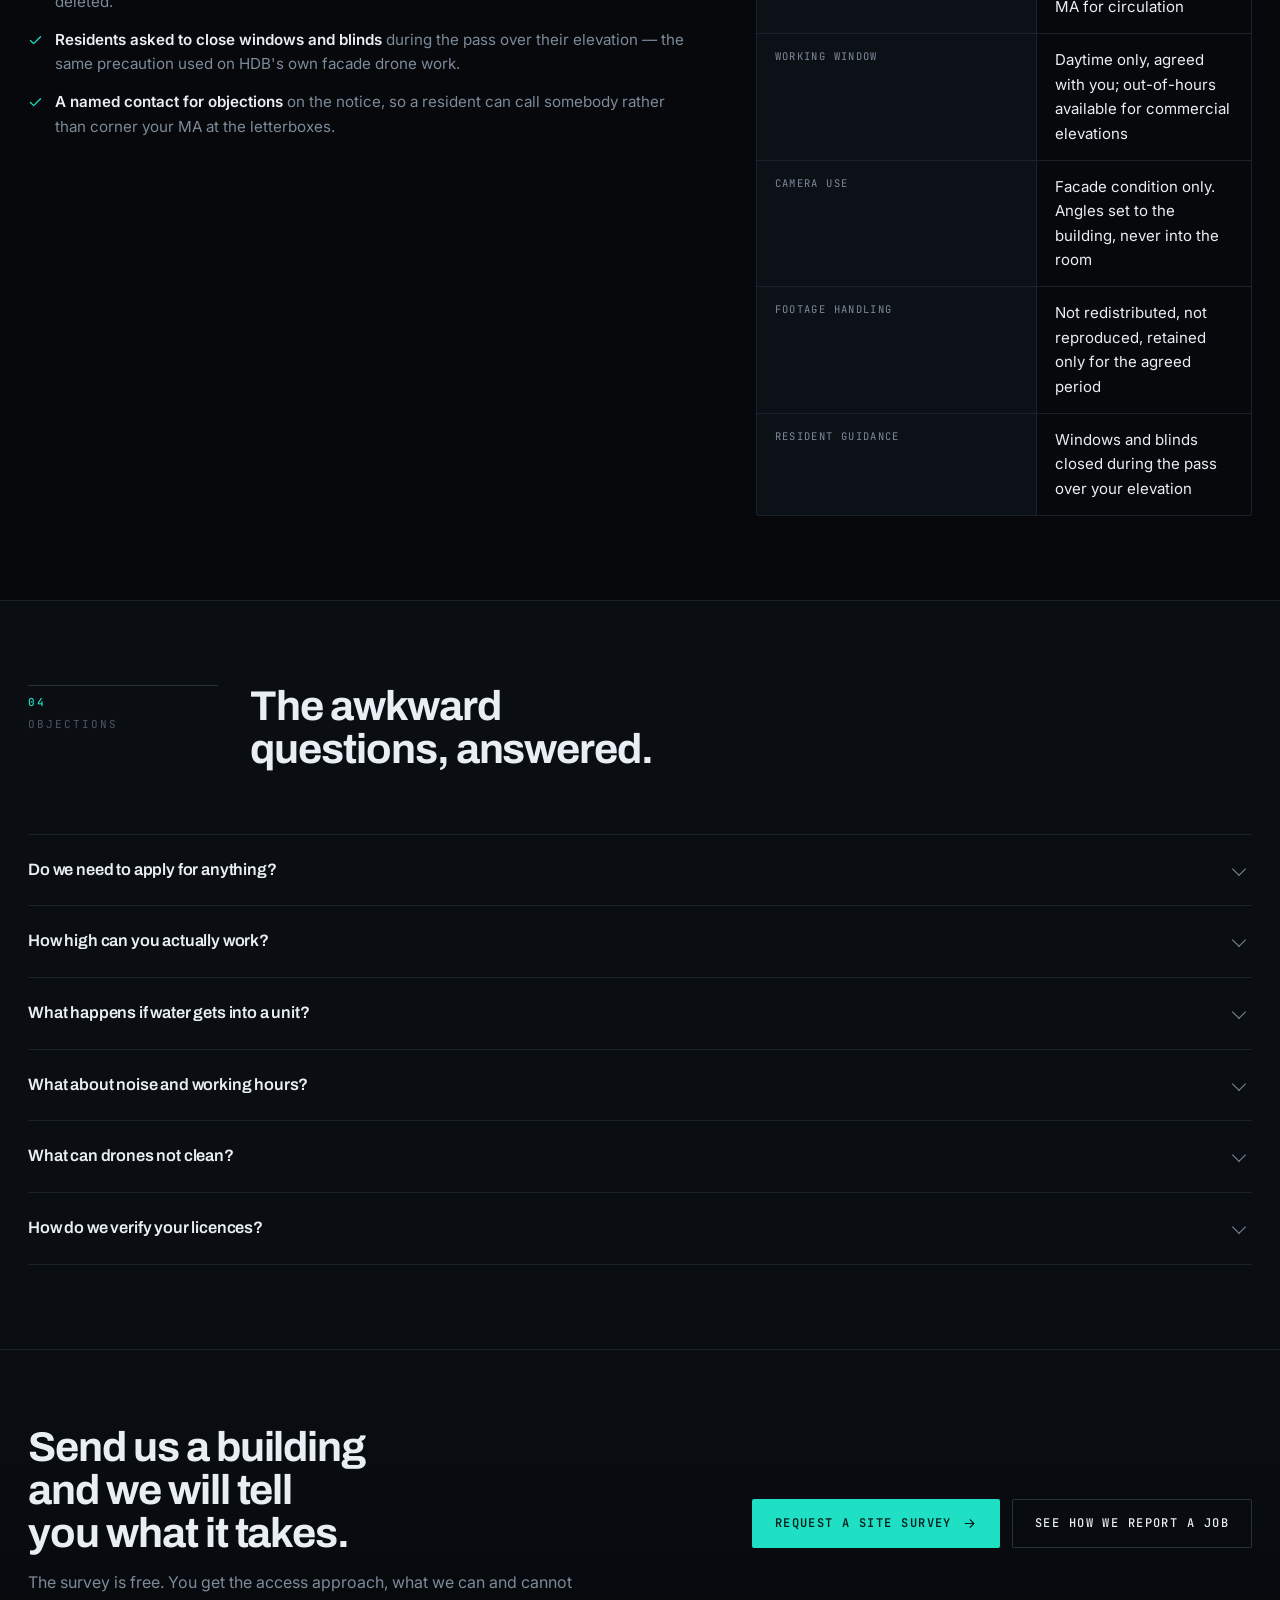
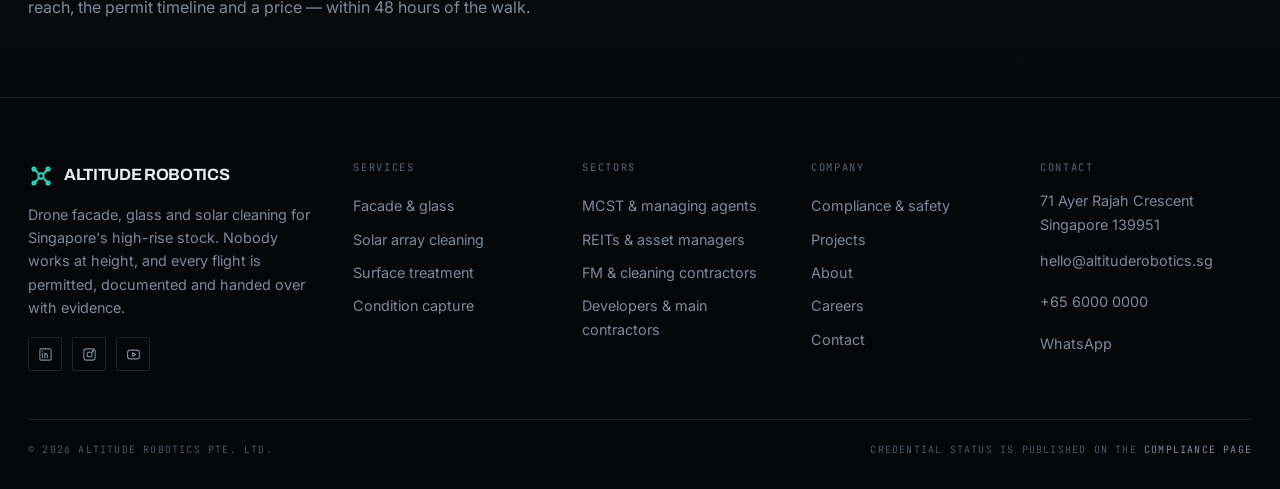
<file: compliance.html>
<!DOCTYPE html>
<html lang="en">
<head>
<meta charset="UTF-8">
<meta name="viewport" content="width=device-width, initial-scale=1">
<title>Compliance, safety and privacy &mdash; Altitude Robotics</title>
<meta name="description" content="CAAS permits, NEA cleaning licence, bizSAFE, ISO and insurance status for Altitude Robotics, plus our PDPA resident-privacy policy and downloadable compliance pack.">
<meta property="og:title" content="Compliance, safety and privacy &mdash; Altitude Robotics">
<meta property="og:description" content="CAAS permits, NEA cleaning licence, bizSAFE, ISO and insurance status for Altitude Robotics, plus our PDPA resident-privacy policy and downloadable compliance pack.">
<meta property="og:type" content="website">
<meta name="theme-color" content="#06080B">
<link rel="preconnect" href="https://fonts.googleapis.com">
<link rel="preconnect" href="https://fonts.gstatic.com" crossorigin>
<link href="https://fonts.googleapis.com/css2?family=Archivo:wght@500;600;700;800&amp;family=Inter:wght@400;500;600&amp;family=JetBrains+Mono:wght@400;500&amp;display=swap" rel="stylesheet">
<script>document.documentElement.classList.add('js');</script>
<link rel="stylesheet" href="assets/site.css">
<script src="assets/site.js" defer></script>
</head>
<body data-nav="compliance">
<a class="skip" href="#main">Skip to content</a>

<div class="opsbar"><div class="wrap">
  <span><span class="dot"></span>Operating in Singapore &mdash; all flights under CAAS permit</span>
  <span><b id="sgt">&mdash;&mdash;</b></span>
</div></div>

<header><div class="wrap nav">
  <a href="index.html" class="logo" data-nav-key="home"><span class="mark"><svg viewBox="0 0 24 24" fill="none" stroke="currentColor" stroke-width="1.7" stroke-linecap="round" stroke-linejoin="round" aria-hidden="true" width="100%" height="100%"><path d="M12 9.5a2.5 2.5 0 100 5 2.5 2.5 0 000-5zM6 6 9 9M18 6l-3 3M6 18l3-3M18 18l-3-3M4 5.5a1.5 1.5 0 113 0 1.5 1.5 0 01-3 0zM17 5.5a1.5 1.5 0 113 0 1.5 1.5 0 01-3 0zM4 18.5a1.5 1.5 0 113 0 1.5 1.5 0 01-3 0zM17 18.5a1.5 1.5 0 113 0 1.5 1.5 0 01-3 0z"/></svg></span>Altitude Robotics</a>
  
      <ul class="nav-links">
        <li><a href="services.html" data-nav-key="services">Services</a></li>
        <li data-dropdown>
          <button class="dbtn" aria-expanded="false" aria-haspopup="true">Sectors
            <svg viewBox="0 0 24 24" fill="none" stroke="currentColor" stroke-width="2.4" stroke-linecap="round" stroke-linejoin="round" aria-hidden="true"><path d="M6 9l6 6 6-6"/></svg>
          </button>
          <div class="drop"><a href="sectors-mcst.html" data-nav-key="mcst">MCST &amp; managing agents<span>Condominium and strata councils working to an AGM calendar and a sinking fund.</span></a><a href="sectors-reit.html" data-nav-key="reit">REITs &amp; asset managers<span>Portfolio owners who need repeatable numbers, ESG data and no incidents.</span></a><a href="sectors-fm.html" data-nav-key="fm">FM &amp; cleaning contractors<span>Keep the contract. Subcontract the height. White-label aerial capacity.</span></a><a href="sectors-developer.html" data-nav-key="dev">Developers &amp; main contractors<span>Handover cleans and defect-liability recleans that fit inside the programme.</span></a></div>
        </li>
        <li><a href="compliance.html" data-nav-key="compliance">Compliance</a></li>
        <li><a href="projects.html" data-nav-key="projects">Projects</a></li>
        <li><a href="about.html" data-nav-key="about">About</a></li>
      </ul>
  <div class="nav-cta">
    <a class="btn btn-primary btn-sm" href="contact.html">Request a site survey <svg viewBox="0 0 24 24" fill="none" stroke="currentColor" stroke-width="1.8" stroke-linecap="round" stroke-linejoin="round" aria-hidden="true"><path d="M5 12h14M13 6l6 6-6 6"/></svg></a>
    <button class="burger" aria-label="Open menu" aria-expanded="false"><span></span><span></span><span></span></button>
  </div>
</div></header>

  <nav class="mobile-menu" aria-label="Mobile">
    <a href="index.html" data-nav-key="home">Home</a>
    <a href="services.html" data-nav-key="services">Services</a>
    <div class="grp">Sectors</div>
    <a href="sectors-mcst.html" data-nav-key="mcst">MCST &amp; managing agents</a><a href="sectors-reit.html" data-nav-key="reit">REITs &amp; asset managers</a><a href="sectors-fm.html" data-nav-key="fm">FM &amp; cleaning contractors</a><a href="sectors-developer.html" data-nav-key="dev">Developers &amp; main contractors</a>
    <div class="grp">Company</div>
    <a href="compliance.html" data-nav-key="compliance">Compliance &amp; safety</a>
    <a href="projects.html" data-nav-key="projects">Projects</a>
    <a href="about.html" data-nav-key="about">About</a>
    <a href="careers.html" data-nav-key="careers">Careers</a>
    <a class="btn btn-primary" href="contact.html">Request a site survey <svg viewBox="0 0 24 24" fill="none" stroke="currentColor" stroke-width="1.8" stroke-linecap="round" stroke-linejoin="round" aria-hidden="true"><path d="M5 12h14M13 6l6 6-6 6"/></svg></a>
  </nav>

<main id="main">
<section class="phero"><div class="wrap"><div class="crumb"><a href="index.html">Home</a><i>/</i><span>Compliance</span></div><div style="margin-top:26px"><span class="eyebrow">Compliance &amp; safety</span><h1>Everything your procurement team is going to ask for, on one page.</h1><p class="lead">Singapore buyers de-risk before they compare. Rather than make you email us for it, the licences, the insurance position, the privacy policy and the method statements live here &mdash; with an honest status against each one.</p><div class="phero-meta"><span class="pill">CAAS</span><span class="pill">NEA</span><span class="pill">bizSAFE</span><span class="pill">ISO</span><span class="pill">PDPA</span><span class="pill">Insurance</span></div></div></div></section>
<section class="sec flush">
  <div class="wrap">
    <div class="sec-head reveal"><div class="idx"><b>01</b>Credentials</div><div><h2>Every licence, with an honest status against it.</h2><p class="lead">Scroll the set. Each card names the issuing body, what the credential actually permits, and whether we hold it today.</p></div></div>
    <div class="note warn reveal" style="margin-bottom:30px">
      <div class="lbl">How to read the status flags</div>
      <b>Held</b> means the certificate is issued and in our hands, and the reference number is printed on the card. <b>In progress</b> means the application is filed or the audit is booked, and we will not imply otherwise to win work. If a credential you require is still in progress, ask us for the date &mdash; we would rather lose a tender than misrepresent one of these.
    </div>
    <div class="carousel reveal">
<!-- ===================================================================
     CREDENTIAL STATUS  — READ THIS BEFORE YOU PUBLISH
     Every card below is set to data-status="pending"  (amber, "In progress").
     For each credential you actually hold, change TWO things on that card:
        1.  data-status="pending"      ->  data-status="held"
        2.  <span class="status">In progress</span>  ->  <span class="status">Held</span>
        3.  replace the &mdash;&mdash; in the .ref line with the real number
     Do not switch a card to "held" before the certificate is in your hand:
     everything on this page is a representation you will be held to in a tender.
     =================================================================== -->
<div class="car-nav"><button class="car-btn" data-car="prev" aria-label="Previous credentials"><svg viewBox="0 0 24 24" fill="none" stroke="currentColor" stroke-width="2" stroke-linecap="round" stroke-linejoin="round" aria-hidden="true"><path d="M15 6l-6 6 6 6"/></svg></button><button class="car-btn" data-car="next" aria-label="Next credentials"><svg viewBox="0 0 24 24" fill="none" stroke="currentColor" stroke-width="2" stroke-linecap="round" stroke-linejoin="round" aria-hidden="true"><path d="M9 6l6 6-6 6"/></svg></button></div><div class="car-track" tabindex="0" role="group" aria-label="Credentials, scrollable"><article class="cred" data-status="pending"><div class="cred-top"><span class="cred-code">CAAS-OP</span><span class="status">In progress</span></div><h3>UA Operator Permit</h3><div class="body">Civil Aviation Authority of Singapore</div><p>Certifies Altitude as a competent operator. Required for every non-recreational flight, whatever the airframe weighs.</p><div class="ref"><span>Permit no.</span><b>&mdash;&mdash;</b></div></article><article class="cred" data-status="pending"><div class="cred-top"><span class="cred-code">CAAS-UAPL</span><span class="status">In progress</span></div><h3>Unmanned Aircraft Pilot Licence</h3><div class="body">Civil Aviation Authority of Singapore</div><p>Every pilot who flies on your site holds a current UAPL. Commercial facade work cannot legally be flown without one.</p><div class="ref"><span>Pilots licensed</span><b>&mdash;&mdash;</b></div></article><article class="cred" data-status="pending"><div class="cred-top"><span class="cred-code">CAAS-AP1</span><span class="status">In progress</span></div><h3>Class 1 Activity Permit</h3><div class="body">Civil Aviation Authority of Singapore</div><p>Site-specific authorisation for commercial flight, for work above 60&nbsp;m, and for sites within 5&nbsp;km of an aerodrome. We apply per building.</p><div class="ref"><span>Per-site basis</span><b>&mdash;&mdash;</b></div></article><article class="cred" data-status="pending"><div class="cred-top"><span class="cred-code">CAAS-REG</span><span class="status">In progress</span></div><h3>Airframe registration &amp; B-RID</h3><div class="body">Civil Aviation Authority of Singapore</div><p>Every airframe over 250&nbsp;g is registered with CAAS and broadcasts Remote ID, so your security team can identify what is in the air.</p><div class="ref"><span>Airframes</span><b>&mdash;&mdash;</b></div></article><article class="cred" data-status="pending"><div class="cred-top"><span class="cred-code">NEA-CBL</span><span class="status">In progress</span></div><h3>Cleaning Business Licence</h3><div class="body">National Environment Agency</div><p>The legal permission to provide cleaning services at all. Engaging an unlicensed cleaner is an offence for the buyer as well as the contractor.</p><div class="ref"><span>Licence class</span><b>&mdash;&mdash;</b></div></article><article class="cred" data-status="pending"><div class="cred-top"><span class="cred-code">WSHC-BS</span><span class="status">In progress</span></div><h3>bizSAFE</h3><div class="body">Workplace Safety and Health Council</div><p>An audited risk-management system. Level 3 is the practical floor for commercial and government tenders; Star requires ISO 45001.</p><div class="ref"><span>Level</span><b>&mdash;&mdash;</b></div></article><article class="cred" data-status="pending"><div class="cred-top"><span class="cred-code">ISO-QEHS</span><span class="status">In progress</span></div><h3>ISO 9001 / 14001 / 45001</h3><div class="body">SAC-accredited certification body</div><p>Quality, environmental, and occupational health and safety management systems &mdash; the set MNC and GLC vendor frameworks ask for.</p><div class="ref"><span>Certificates</span><b>&mdash;&mdash;</b></div></article><article class="cred" data-status="pending"><div class="cred-top"><span class="cred-code">INS-TPL</span><span class="status">In progress</span></div><h3>Liability &amp; WICA cover</h3><div class="body">Insurer &mdash; policy on request</div><p>Third-party public liability for aerial operations, plus Work Injury Compensation for every crew member on your site.</p><div class="ref"><span>Sum insured</span><b>&mdash;&mdash;</b></div></article></div></div>
  </div>
</section>

<section class="sec alt">
  <div class="wrap">
    <div class="sec-head reveal"><div class="idx"><b>02</b>Document pack</div><div><h2>Downloadable, and not behind a form.</h2><p class="lead">You should not have to give a specialist contractor your contact details to find out whether they are insured.</p></div></div>
    <div class="split">
      <div>
        <p class="lead" style="margin-bottom:24px">Managing agents and FM procurement teams have to attach contractor documents to their own submissions. Ours will download as one file, with no form in front of it.</p>
        <div class="spec reveal">
          <div class="row"><dt>Risk assessment</dt><dd class="empty">In preparation</dd></div>
          <div class="row"><dt>Safe work procedure</dt><dd class="empty">In preparation</dd></div>
          <div class="row"><dt>Generic method statement</dt><dd class="empty">In preparation</dd></div>
          <div class="row"><dt>Insurance certificate</dt><dd class="empty">In preparation</dd></div>
          <div class="row"><dt>Licence and permit copies</dt><dd class="empty">In preparation</dd></div>
          <div class="row"><dt>Sample completion report</dt><dd class="empty">In preparation</dd></div>
          <div class="row"><dt>Resident notice template</dt><dd class="empty">In preparation</dd></div>
        </div>
        <div style="display:flex;gap:12px;flex-wrap:wrap;margin-top:24px">
          <!-- When the ZIP is ready: change the <span> below to
               <a class="btn btn-primary" href="downloads/altitude-compliance-pack.zip" download>Download the pack</a> -->
          <span class="btn btn-ghost" aria-disabled="true">Pack in preparation</span>
          <a class="btn btn-primary" href="mailto:hello@altituderobotics.sg?subject=Compliance%20pack%20request">Email me the documents <svg viewBox="0 0 24 24" fill="none" stroke="currentColor" stroke-width="1.8" stroke-linecap="round" stroke-linejoin="round" aria-hidden="true"><path d="M5 12h14M13 6l6 6-6 6"/></svg></a>
        </div>
      </div>
      <div>
        <h3 style="font-size:1.35rem;margin-bottom:16px">Site-specific documents</h3>
        <p style="color:var(--ink-2);margin-bottom:22px">The generic pack gets you through prequalification. Before we fly your building we also issue, at no charge:</p>
        <ul class="checks"><li><svg viewBox="0 0 24 24" fill="none" stroke="currentColor" stroke-width="2" stroke-linecap="round" stroke-linejoin="round" aria-hidden="true"><path d="M20 6L9 17l-5-5"/></svg><span><b>Site-specific risk assessment</b> written for your building, not a generic template with your name pasted in.</span></li><li><svg viewBox="0 0 24 24" fill="none" stroke="currentColor" stroke-width="2" stroke-linecap="round" stroke-linejoin="round" aria-hidden="true"><path d="M20 6L9 17l-5-5"/></svg><span><b>Safe work procedure and method statement</b> covering the substrates and access constraints we found at survey.</span></li><li><svg viewBox="0 0 24 24" fill="none" stroke="currentColor" stroke-width="2" stroke-linecap="round" stroke-linejoin="round" aria-hidden="true"><path d="M20 6L9 17l-5-5"/></svg><span><b>Exclusion zone plan</b> marked on your own site plan, with vehicle and pedestrian impact shown.</span></li><li><svg viewBox="0 0 24 24" fill="none" stroke="currentColor" stroke-width="2" stroke-linecap="round" stroke-linejoin="round" aria-hidden="true"><path d="M20 6L9 17l-5-5"/></svg><span><b>CAAS permit reference</b> for your site, dates and altitude, before we mobilise.</span></li><li><svg viewBox="0 0 24 24" fill="none" stroke="currentColor" stroke-width="2" stroke-linecap="round" stroke-linejoin="round" aria-hidden="true"><path d="M20 6L9 17l-5-5"/></svg><span><b>Resident or tenant notice</b> drafted for your letterhead.</span></li></ul>
      </div>
    </div>
  </div>
</section>

<section class="sec">
  <div class="wrap">
    <div class="sec-head reveal"><div class="idx"><b>03</b>Privacy</div><div><h2>A camera near a bedroom window is a PDPA problem.</h2><p class="lead">Under the PDPA, imagery that captures identifiable people is personal data &mdash; and facade cameras capture interiors whether or not that is the intention.</p></div></div>
    <div class="split wide">
      <div>
        <p class="lead" style="margin-bottom:22px">A camera flying past a bedroom window collects personal data, and under the PDPA that is our problem to manage &mdash; and yours, if your contractor has not thought about it. This is the policy we operate to, and you are welcome to attach it to your own resident communications.</p>
        <ul class="checks"><li><svg viewBox="0 0 24 24" fill="none" stroke="currentColor" stroke-width="2" stroke-linecap="round" stroke-linejoin="round" aria-hidden="true"><path d="M20 6L9 17l-5-5"/></svg><span><b>Written notice before works</b>, posted at lift lobbies and issued to your managing agent for circulation, stating purpose, dates and working window.</span></li><li><svg viewBox="0 0 24 24" fill="none" stroke="currentColor" stroke-width="2" stroke-linecap="round" stroke-linejoin="round" aria-hidden="true"><path d="M20 6L9 17l-5-5"/></svg><span><b>Cameras face the building.</b> Angles are set to the facade, and the flight path holds the aircraft off the glass rather than against it.</span></li><li><svg viewBox="0 0 24 24" fill="none" stroke="currentColor" stroke-width="2" stroke-linecap="round" stroke-linejoin="round" aria-hidden="true"><path d="M20 6L9 17l-5-5"/></svg><span><b>Footage is used for facade condition and cleaning verification only.</b> Not redistributed, not reproduced, not used in marketing without your written consent.</span></li><li><svg viewBox="0 0 24 24" fill="none" stroke="currentColor" stroke-width="2" stroke-linecap="round" stroke-linejoin="round" aria-hidden="true"><path d="M20 6L9 17l-5-5"/></svg><span><b>Defined retention period</b>, agreed with you before we fly, after which the imagery is deleted.</span></li><li><svg viewBox="0 0 24 24" fill="none" stroke="currentColor" stroke-width="2" stroke-linecap="round" stroke-linejoin="round" aria-hidden="true"><path d="M20 6L9 17l-5-5"/></svg><span><b>Residents asked to close windows and blinds</b> during the pass over their elevation &mdash; the same precaution used on HDB's own facade drone work.</span></li><li><svg viewBox="0 0 24 24" fill="none" stroke="currentColor" stroke-width="2" stroke-linecap="round" stroke-linejoin="round" aria-hidden="true"><path d="M20 6L9 17l-5-5"/></svg><span><b>A named contact for objections</b> on the notice, so a resident can call somebody rather than corner your MA at the letterboxes.</span></li></ul>
      </div>
      <div>
        <div class="note reveal">
          <div class="lbl">Resident notice template</div>
          <p style="margin-bottom:14px">We write the circular for you: purpose, dates, working window, what the camera does and does not record, who to call. Your managing agent puts it on letterhead and posts it at the lift lobbies.</p>
          <p><b>Nobody else in this market hands you that document.</b> It is the single most annoying part of a facade job for a managing agent, and it takes us twenty minutes.</p>
        </div>
        <div class="spec reveal" style="margin-top:20px">
          <div class="row"><dt>Notice period</dt><dd>Written notice before works, posted at lift lobbies and issued to the MA for circulation</dd></div>
          <div class="row"><dt>Working window</dt><dd>Daytime only, agreed with you; out-of-hours available for commercial elevations</dd></div>
          <div class="row"><dt>Camera use</dt><dd>Facade condition only. Angles set to the building, never into the room</dd></div>
          <div class="row"><dt>Footage handling</dt><dd>Not redistributed, not reproduced, retained only for the agreed period</dd></div>
          <div class="row"><dt>Resident guidance</dt><dd>Windows and blinds closed during the pass over your elevation</dd></div>
        </div>
      </div>
    </div>
  </div>
</section>

<section class="sec alt">
  <div class="wrap">
    <div class="sec-head reveal"><div class="idx"><b>04</b>Objections</div><div><h2>The awkward questions, answered.</h2></div></div>
    <div class="acc reveal"><details><summary>Do we need to apply for anything?</summary><div class="ans"><p>No. The CAAS activity permit is our application, filed against your site, dates and altitude. What we need from you is access to the ground positions, confirmation of the working window, and your help getting the resident notice circulated.</p><p>Allow two to four weeks for the permit. If you have a hard deadline, engage six to eight weeks out.</p></div></details><details><summary>How high can you actually work?</summary><div class="ans"><p>The default ceiling for flight without an activity permit is 60 metres above mean sea level, which most Singapore high-rises exceed. Working above it requires a Class 1 activity permit supported by a safety case showing the aircraft stays within the building's own airspace rather than straying into open sky.</p><p>Sites within 5 kilometres of Changi, Seletar or a military airbase need clearance regardless of height, and some locations will not get it. We check the airspace at survey and tell you before you plan around us.</p></div></details><details><summary>What happens if water gets into a unit?</summary><div class="ans"><p>Flow is controlled and directed downward rather than driven into panel joints, and we ask that windows are closed during the pass. If ingress happens anyway, it is covered by our public liability policy, and the completion record documents which elevation was worked on which day so the claim is not a guessing exercise.</p><p>Ask any contractor for the sum insured, not just confirmation that insurance exists.</p></div></details><details><summary>What about noise and working hours?</summary><div class="ans"><p>A cleaning drone is audible and there is no point pretending otherwise. Works run in an agreed daytime window and the notice tells residents which days affect their elevation. Commercial buildings can often take an out-of-hours window instead, which removes the problem entirely.</p></div></details><details><summary>What can drones not clean?</summary><div class="ans"><p>Deep reveals and recessed windows the aircraft cannot get a working angle on. Enclosed light wells with no safe line of sight. Heavy organic or cementitious build-up that needs mechanical contact. Anything already loose &mdash; that gets logged, not washed.</p><p>These get identified at survey and priced as rope access alongside the drone scope, in the open, in the same quotation.</p></div></details><details><summary>How do we verify your licences?</summary><div class="ans"><p>NEA publishes a list of licensed cleaning businesses, and you can check any contractor against it, including us. CAAS credentials we will provide as certificate copies on request. bizSAFE status is on the WSH Council register.</p><p>This is worth doing for every quote you receive, not only ours: engaging an unlicensed cleaning business is an offence for the buyer, with a fine of up to S$10,000.</p></div></details></div>
  </div>
</section>

<section class="ctaband"><div class="wrap"><div class="inner reveal">
  <div><h2>Send us a building and we will tell you what it takes.</h2><p>The survey is free. You get the access approach, what we can and cannot reach, the permit timeline and a price &mdash; within 48 hours of the walk.</p></div>
  <div class="acts">
    <a class="btn btn-primary" href="contact.html">Request a site survey <svg viewBox="0 0 24 24" fill="none" stroke="currentColor" stroke-width="1.8" stroke-linecap="round" stroke-linejoin="round" aria-hidden="true"><path d="M5 12h14M13 6l6 6-6 6"/></svg></a>
    <a class="btn btn-ghost" href="projects.html">See how we report a job</a>
  </div>
</div></div></section>

</main>

<footer><div class="wrap">
  <div class="fgrid">
    <div class="fcol fbrand">
      <a href="index.html" class="logo"><span class="mark"><svg viewBox="0 0 24 24" fill="none" stroke="currentColor" stroke-width="1.7" stroke-linecap="round" stroke-linejoin="round" aria-hidden="true" width="100%" height="100%"><path d="M12 9.5a2.5 2.5 0 100 5 2.5 2.5 0 000-5zM6 6 9 9M18 6l-3 3M6 18l3-3M18 18l-3-3M4 5.5a1.5 1.5 0 113 0 1.5 1.5 0 01-3 0zM17 5.5a1.5 1.5 0 113 0 1.5 1.5 0 01-3 0zM4 18.5a1.5 1.5 0 113 0 1.5 1.5 0 01-3 0zM17 18.5a1.5 1.5 0 113 0 1.5 1.5 0 01-3 0z"/></svg></span>Altitude Robotics</a>
      <p>Drone facade, glass and solar cleaning for Singapore's high-rise stock. Nobody works at height, and every flight is permitted, documented and handed over with evidence.</p>
      <div class="socials"><a href="#" aria-label="LinkedIn"><svg viewBox="0 0 24 24" fill="none" stroke="currentColor" stroke-width="1.7" stroke-linecap="round" stroke-linejoin="round" aria-hidden="true"><rect x="3" y="3" width="18" height="18" rx="2"/><path d="M7 10v7M7 7v.01M11 17v-4a2 2 0 014 0v4M11 17v-7"/></svg></a><a href="#" aria-label="Instagram"><svg viewBox="0 0 24 24" fill="none" stroke="currentColor" stroke-width="1.7" stroke-linecap="round" stroke-linejoin="round" aria-hidden="true"><rect x="3" y="3" width="18" height="18" rx="4"/><circle cx="12" cy="12" r="4"/><circle cx="17.2" cy="6.8" r="1"/></svg></a><a href="#" aria-label="YouTube"><svg viewBox="0 0 24 24" fill="none" stroke="currentColor" stroke-width="1.7" stroke-linecap="round" stroke-linejoin="round" aria-hidden="true"><rect x="2.5" y="5" width="19" height="14" rx="4"/><path d="M10.5 9.2l5 2.8-5 2.8z"/></svg></a></div>
    </div>
    <div class="fcol"><h2>Services</h2>
      <a href="services.html#facade">Facade &amp; glass</a>
      <a href="services.html#solar">Solar array cleaning</a>
      <a href="services.html#treatment">Surface treatment</a>
      <a href="services.html#capture">Condition capture</a>
    </div>
    <div class="fcol"><h2>Sectors</h2><a href="sectors-mcst.html">MCST &amp; managing agents</a><a href="sectors-reit.html">REITs &amp; asset managers</a><a href="sectors-fm.html">FM &amp; cleaning contractors</a><a href="sectors-developer.html">Developers &amp; main contractors</a></div>
    <div class="fcol"><h2>Company</h2>
      <a href="compliance.html">Compliance &amp; safety</a>
      <a href="projects.html">Projects</a>
      <a href="about.html">About</a>
      <a href="careers.html">Careers</a>
      <a href="contact.html">Contact</a>
    </div>
    <div class="fcol"><h2>Contact</h2>
      <p>71 Ayer Rajah Crescent<br>Singapore 139951</p>
      <p><a href="mailto:hello@altituderobotics.sg">hello@altituderobotics.sg</a></p>
      <p><a href="tel:+6560000000">+65 6000 0000</a></p>
      <p><a href="https://wa.me/6560000000">WhatsApp</a></p>
    </div>
  </div>
  <div class="fbottom">
    <span>&copy; <span data-year>2026</span> Altitude Robotics Pte. Ltd.</span>
    <span>Credential status is published on the <a href="compliance.html" style="color:var(--ink-2)">compliance page</a></span>
  </div>
</div></footer>
</body>
</html>
</file>
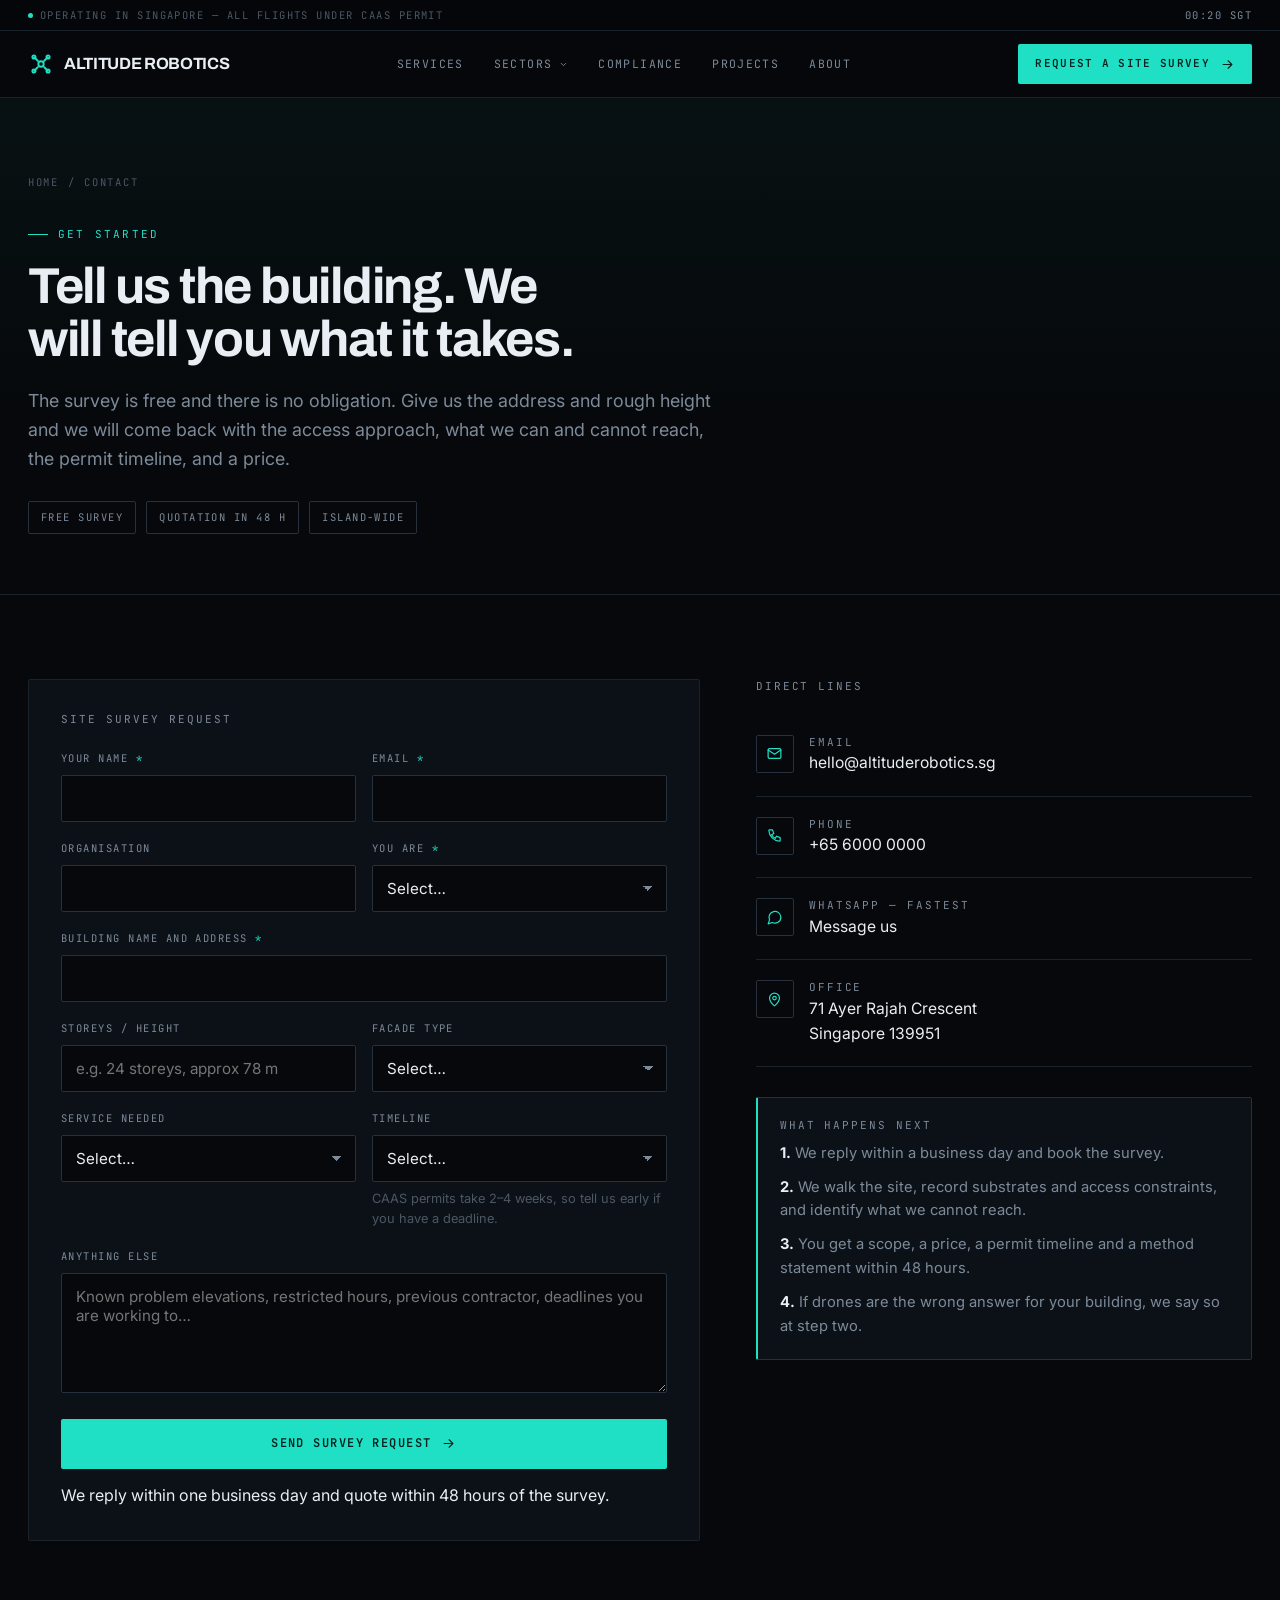
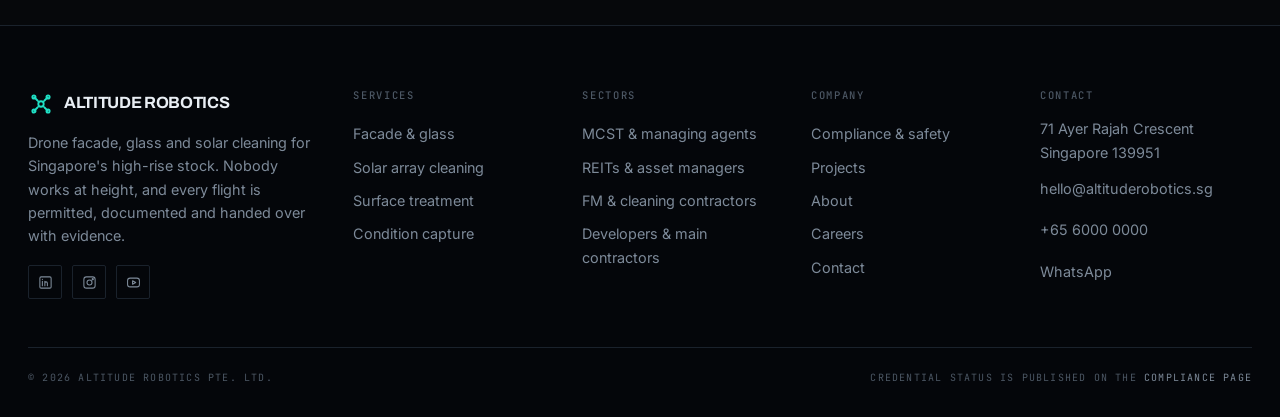
<file: contact.html>
<!DOCTYPE html>
<html lang="en">
<head>
<meta charset="UTF-8">
<meta name="viewport" content="width=device-width, initial-scale=1">
<title>Request a site survey &mdash; Altitude Robotics</title>
<meta name="description" content="Tell us the building and we will come back with a flight plan, a price and a date. Free site survey across Singapore.">
<meta property="og:title" content="Request a site survey &mdash; Altitude Robotics">
<meta property="og:description" content="Tell us the building and we will come back with a flight plan, a price and a date. Free site survey across Singapore.">
<meta property="og:type" content="website">
<meta name="theme-color" content="#06080B">
<link rel="preconnect" href="https://fonts.googleapis.com">
<link rel="preconnect" href="https://fonts.gstatic.com" crossorigin>
<link href="https://fonts.googleapis.com/css2?family=Archivo:wght@500;600;700;800&amp;family=Inter:wght@400;500;600&amp;family=JetBrains+Mono:wght@400;500&amp;display=swap" rel="stylesheet">
<script>document.documentElement.classList.add('js');</script>
<link rel="stylesheet" href="assets/site.css">
<script src="assets/site.js" defer></script>
</head>
<body data-nav="contact">
<a class="skip" href="#main">Skip to content</a>

<div class="opsbar"><div class="wrap">
  <span><span class="dot"></span>Operating in Singapore &mdash; all flights under CAAS permit</span>
  <span><b id="sgt">&mdash;&mdash;</b></span>
</div></div>

<header><div class="wrap nav">
  <a href="index.html" class="logo" data-nav-key="home"><span class="mark"><svg viewBox="0 0 24 24" fill="none" stroke="currentColor" stroke-width="1.7" stroke-linecap="round" stroke-linejoin="round" aria-hidden="true" width="100%" height="100%"><path d="M12 9.5a2.5 2.5 0 100 5 2.5 2.5 0 000-5zM6 6 9 9M18 6l-3 3M6 18l3-3M18 18l-3-3M4 5.5a1.5 1.5 0 113 0 1.5 1.5 0 01-3 0zM17 5.5a1.5 1.5 0 113 0 1.5 1.5 0 01-3 0zM4 18.5a1.5 1.5 0 113 0 1.5 1.5 0 01-3 0zM17 18.5a1.5 1.5 0 113 0 1.5 1.5 0 01-3 0z"/></svg></span>Altitude Robotics</a>
  
      <ul class="nav-links">
        <li><a href="services.html" data-nav-key="services">Services</a></li>
        <li data-dropdown>
          <button class="dbtn" aria-expanded="false" aria-haspopup="true">Sectors
            <svg viewBox="0 0 24 24" fill="none" stroke="currentColor" stroke-width="2.4" stroke-linecap="round" stroke-linejoin="round" aria-hidden="true"><path d="M6 9l6 6 6-6"/></svg>
          </button>
          <div class="drop"><a href="sectors-mcst.html" data-nav-key="mcst">MCST &amp; managing agents<span>Condominium and strata councils working to an AGM calendar and a sinking fund.</span></a><a href="sectors-reit.html" data-nav-key="reit">REITs &amp; asset managers<span>Portfolio owners who need repeatable numbers, ESG data and no incidents.</span></a><a href="sectors-fm.html" data-nav-key="fm">FM &amp; cleaning contractors<span>Keep the contract. Subcontract the height. White-label aerial capacity.</span></a><a href="sectors-developer.html" data-nav-key="dev">Developers &amp; main contractors<span>Handover cleans and defect-liability recleans that fit inside the programme.</span></a></div>
        </li>
        <li><a href="compliance.html" data-nav-key="compliance">Compliance</a></li>
        <li><a href="projects.html" data-nav-key="projects">Projects</a></li>
        <li><a href="about.html" data-nav-key="about">About</a></li>
      </ul>
  <div class="nav-cta">
    <a class="btn btn-primary btn-sm" href="contact.html">Request a site survey <svg viewBox="0 0 24 24" fill="none" stroke="currentColor" stroke-width="1.8" stroke-linecap="round" stroke-linejoin="round" aria-hidden="true"><path d="M5 12h14M13 6l6 6-6 6"/></svg></a>
    <button class="burger" aria-label="Open menu" aria-expanded="false"><span></span><span></span><span></span></button>
  </div>
</div></header>

  <nav class="mobile-menu" aria-label="Mobile">
    <a href="index.html" data-nav-key="home">Home</a>
    <a href="services.html" data-nav-key="services">Services</a>
    <div class="grp">Sectors</div>
    <a href="sectors-mcst.html" data-nav-key="mcst">MCST &amp; managing agents</a><a href="sectors-reit.html" data-nav-key="reit">REITs &amp; asset managers</a><a href="sectors-fm.html" data-nav-key="fm">FM &amp; cleaning contractors</a><a href="sectors-developer.html" data-nav-key="dev">Developers &amp; main contractors</a>
    <div class="grp">Company</div>
    <a href="compliance.html" data-nav-key="compliance">Compliance &amp; safety</a>
    <a href="projects.html" data-nav-key="projects">Projects</a>
    <a href="about.html" data-nav-key="about">About</a>
    <a href="careers.html" data-nav-key="careers">Careers</a>
    <a class="btn btn-primary" href="contact.html">Request a site survey <svg viewBox="0 0 24 24" fill="none" stroke="currentColor" stroke-width="1.8" stroke-linecap="round" stroke-linejoin="round" aria-hidden="true"><path d="M5 12h14M13 6l6 6-6 6"/></svg></a>
  </nav>

<main id="main">
<section class="phero"><div class="wrap"><div class="crumb"><a href="index.html">Home</a><i>/</i><span>Contact</span></div><div style="margin-top:26px"><span class="eyebrow">Get started</span><h1>Tell us the building. We will tell you what it takes.</h1><p class="lead">The survey is free and there is no obligation. Give us the address and rough height and we will come back with the access approach, what we can and cannot reach, the permit timeline, and a price.</p><div class="phero-meta"><span class="pill">Free survey</span><span class="pill">Quotation in 48 h</span><span class="pill">Island-wide</span></div></div></div></section>
<section class="sec flush">
  <div class="wrap">
    <div class="split wide">
      <div>
        <form class="panel" id="quoteForm" data-validate data-demo data-ok="#formOk">
          <div class="lbl" style="margin-bottom:22px">Site survey request</div>
          <div class="frow">
            <div class="field" data-required><label for="f-name">Your name <span class="req">*</span></label><input id="f-name" name="name" type="text" autocomplete="name"><div class="err">Required</div></div>
            <div class="field" data-required><label for="f-email">Email <span class="req">*</span></label><input id="f-email" name="email" type="email" autocomplete="email"><div class="err">Enter a valid email</div></div>
          </div>
          <div class="frow">
            <div class="field"><label for="f-org">Organisation</label><input id="f-org" name="organisation" type="text" autocomplete="organization"></div>
            <div class="field" data-required><label for="f-role">You are <span class="req">*</span></label>
              <select id="f-role" name="role">
                <option value="">Select&hellip;</option>
                <option>MCST council member</option>
                <option>Managing agent</option>
                <option>REIT / asset manager</option>
                <option>Facility manager</option>
                <option>Cleaning contractor</option>
                <option>Developer / main contractor</option>
                <option>Building owner</option>
                <option>Other</option>
              </select><div class="err">Required</div></div>
          </div>
          <div class="field" data-required><label for="f-building">Building name and address <span class="req">*</span></label><input id="f-building" name="building" type="text"><div class="err">Required</div></div>
          <div class="frow">
            <div class="field"><label for="f-storeys">Storeys / height</label><input id="f-storeys" name="storeys" type="text" placeholder="e.g. 24 storeys, approx 78 m"></div>
            <div class="field"><label for="f-facade">Facade type</label>
              <select id="f-facade" name="facade">
                <option value="">Select&hellip;</option>
                <option>Glass curtain wall</option>
                <option>Aluminium composite panel</option>
                <option>Ceramic tile</option>
                <option>Painted render / concrete</option>
                <option>Mixed</option>
                <option>Not sure</option>
              </select></div>
          </div>
          <div class="frow">
            <div class="field"><label for="f-service">Service needed</label>
              <select id="f-service" name="service">
                <option value="">Select&hellip;</option>
                <option>Facade &amp; glass cleaning</option>
                <option>Solar array cleaning</option>
                <option>Surface treatment</option>
                <option>Condition capture</option>
                <option>Combination</option>
              </select></div>
            <div class="field"><label for="f-when">Timeline</label>
              <select id="f-when" name="timeline">
                <option value="">Select&hellip;</option>
                <option>Within a month</option>
                <option>One to three months</option>
                <option>Next budget cycle</option>
                <option>Just pricing for now</option>
              </select><div class="hint">CAAS permits take 2&ndash;4 weeks, so tell us early if you have a deadline.</div></div>
          </div>
          <div class="field"><label for="f-notes">Anything else</label><textarea id="f-notes" name="notes" placeholder="Known problem elevations, restricted hours, previous contractor, deadlines you are working to&hellip;"></textarea></div>
          <button class="btn btn-primary" type="submit" style="width:100%">Send survey request <svg viewBox="0 0 24 24" fill="none" stroke="currentColor" stroke-width="1.8" stroke-linecap="round" stroke-linejoin="round" aria-hidden="true"><path d="M5 12h14M13 6l6 6-6 6"/></svg></button>
          <p class="hint" style="margin-top:14px">We reply within one business day and quote within 48 hours of the survey.</p>
        </form>
        <div class="form-ok panel" id="formOk">
          <div class="ck"><svg viewBox="0 0 24 24" fill="none" stroke="currentColor" stroke-width="2" stroke-linecap="round" stroke-linejoin="round" aria-hidden="true"><path d="M20 6L9 17l-5-5"/></svg></div>
          <h2>Request received</h2>
          <p>We will come back within one business day to arrange the survey.</p>
        </div>
      </div>
      <div>
        <div class="lbl" style="margin-bottom:20px">Direct lines</div>
        <div class="crow"><div class="ic"><svg viewBox="0 0 24 24" fill="none" stroke="currentColor" stroke-width="1.7" stroke-linecap="round" stroke-linejoin="round" aria-hidden="true"><rect x="3" y="5" width="18" height="14" rx="2"/><path d="M3 7l9 6 9-6"/></svg></div><div><div class="lbl">Email</div><div class="val"><a href="mailto:hello@altituderobotics.sg">hello@altituderobotics.sg</a></div></div></div>
        <div class="crow"><div class="ic"><svg viewBox="0 0 24 24" fill="none" stroke="currentColor" stroke-width="1.7" stroke-linecap="round" stroke-linejoin="round" aria-hidden="true"><path d="M5 4h4l2 5-3 2a12 12 0 005 5l2-3 5 2v4a1 1 0 01-1 1A16 16 0 014 5a1 1 0 011-1z"/></svg></div><div><div class="lbl">Phone</div><div class="val"><a href="tel:+6560000000">+65 6000 0000</a></div></div></div>
        <div class="crow"><div class="ic"><svg viewBox="0 0 24 24" fill="none" stroke="currentColor" stroke-width="1.7" stroke-linecap="round" stroke-linejoin="round" aria-hidden="true"><path d="M21 11.5a8.4 8.4 0 01-12.3 7.5L3 21l2-5.6A8.4 8.4 0 1121 11.5z"/></svg></div><div><div class="lbl">WhatsApp &mdash; fastest</div><div class="val"><a href="https://wa.me/6560000000">Message us</a></div></div></div>
        <div class="crow"><div class="ic"><svg viewBox="0 0 24 24" fill="none" stroke="currentColor" stroke-width="1.7" stroke-linecap="round" stroke-linejoin="round" aria-hidden="true"><path d="M12 21s7-5.6 7-11a7 7 0 10-14 0c0 5.4 7 11 7 11z"/><circle cx="12" cy="10" r="2.5"/></svg></div><div><div class="lbl">Office</div><div class="val">71 Ayer Rajah Crescent<br>Singapore 139951</div></div></div>
        <div class="note reveal" style="margin-top:30px">
          <div class="lbl">What happens next</div>
          <p style="margin-bottom:10px"><b>1.</b> We reply within a business day and book the survey.</p>
          <p style="margin-bottom:10px"><b>2.</b> We walk the site, record substrates and access constraints, and identify what we cannot reach.</p>
          <p style="margin-bottom:10px"><b>3.</b> You get a scope, a price, a permit timeline and a method statement within 48 hours.</p>
          <p><b>4.</b> If drones are the wrong answer for your building, we say so at step two.</p>
        </div>
      </div>
    </div>
  </div>
</section>

</main>

<footer><div class="wrap">
  <div class="fgrid">
    <div class="fcol fbrand">
      <a href="index.html" class="logo"><span class="mark"><svg viewBox="0 0 24 24" fill="none" stroke="currentColor" stroke-width="1.7" stroke-linecap="round" stroke-linejoin="round" aria-hidden="true" width="100%" height="100%"><path d="M12 9.5a2.5 2.5 0 100 5 2.5 2.5 0 000-5zM6 6 9 9M18 6l-3 3M6 18l3-3M18 18l-3-3M4 5.5a1.5 1.5 0 113 0 1.5 1.5 0 01-3 0zM17 5.5a1.5 1.5 0 113 0 1.5 1.5 0 01-3 0zM4 18.5a1.5 1.5 0 113 0 1.5 1.5 0 01-3 0zM17 18.5a1.5 1.5 0 113 0 1.5 1.5 0 01-3 0z"/></svg></span>Altitude Robotics</a>
      <p>Drone facade, glass and solar cleaning for Singapore's high-rise stock. Nobody works at height, and every flight is permitted, documented and handed over with evidence.</p>
      <div class="socials"><a href="#" aria-label="LinkedIn"><svg viewBox="0 0 24 24" fill="none" stroke="currentColor" stroke-width="1.7" stroke-linecap="round" stroke-linejoin="round" aria-hidden="true"><rect x="3" y="3" width="18" height="18" rx="2"/><path d="M7 10v7M7 7v.01M11 17v-4a2 2 0 014 0v4M11 17v-7"/></svg></a><a href="#" aria-label="Instagram"><svg viewBox="0 0 24 24" fill="none" stroke="currentColor" stroke-width="1.7" stroke-linecap="round" stroke-linejoin="round" aria-hidden="true"><rect x="3" y="3" width="18" height="18" rx="4"/><circle cx="12" cy="12" r="4"/><circle cx="17.2" cy="6.8" r="1"/></svg></a><a href="#" aria-label="YouTube"><svg viewBox="0 0 24 24" fill="none" stroke="currentColor" stroke-width="1.7" stroke-linecap="round" stroke-linejoin="round" aria-hidden="true"><rect x="2.5" y="5" width="19" height="14" rx="4"/><path d="M10.5 9.2l5 2.8-5 2.8z"/></svg></a></div>
    </div>
    <div class="fcol"><h2>Services</h2>
      <a href="services.html#facade">Facade &amp; glass</a>
      <a href="services.html#solar">Solar array cleaning</a>
      <a href="services.html#treatment">Surface treatment</a>
      <a href="services.html#capture">Condition capture</a>
    </div>
    <div class="fcol"><h2>Sectors</h2><a href="sectors-mcst.html">MCST &amp; managing agents</a><a href="sectors-reit.html">REITs &amp; asset managers</a><a href="sectors-fm.html">FM &amp; cleaning contractors</a><a href="sectors-developer.html">Developers &amp; main contractors</a></div>
    <div class="fcol"><h2>Company</h2>
      <a href="compliance.html">Compliance &amp; safety</a>
      <a href="projects.html">Projects</a>
      <a href="about.html">About</a>
      <a href="careers.html">Careers</a>
      <a href="contact.html">Contact</a>
    </div>
    <div class="fcol"><h2>Contact</h2>
      <p>71 Ayer Rajah Crescent<br>Singapore 139951</p>
      <p><a href="mailto:hello@altituderobotics.sg">hello@altituderobotics.sg</a></p>
      <p><a href="tel:+6560000000">+65 6000 0000</a></p>
      <p><a href="https://wa.me/6560000000">WhatsApp</a></p>
    </div>
  </div>
  <div class="fbottom">
    <span>&copy; <span data-year>2026</span> Altitude Robotics Pte. Ltd.</span>
    <span>Credential status is published on the <a href="compliance.html" style="color:var(--ink-2)">compliance page</a></span>
  </div>
</div></footer>
</body>
</html>
</file>
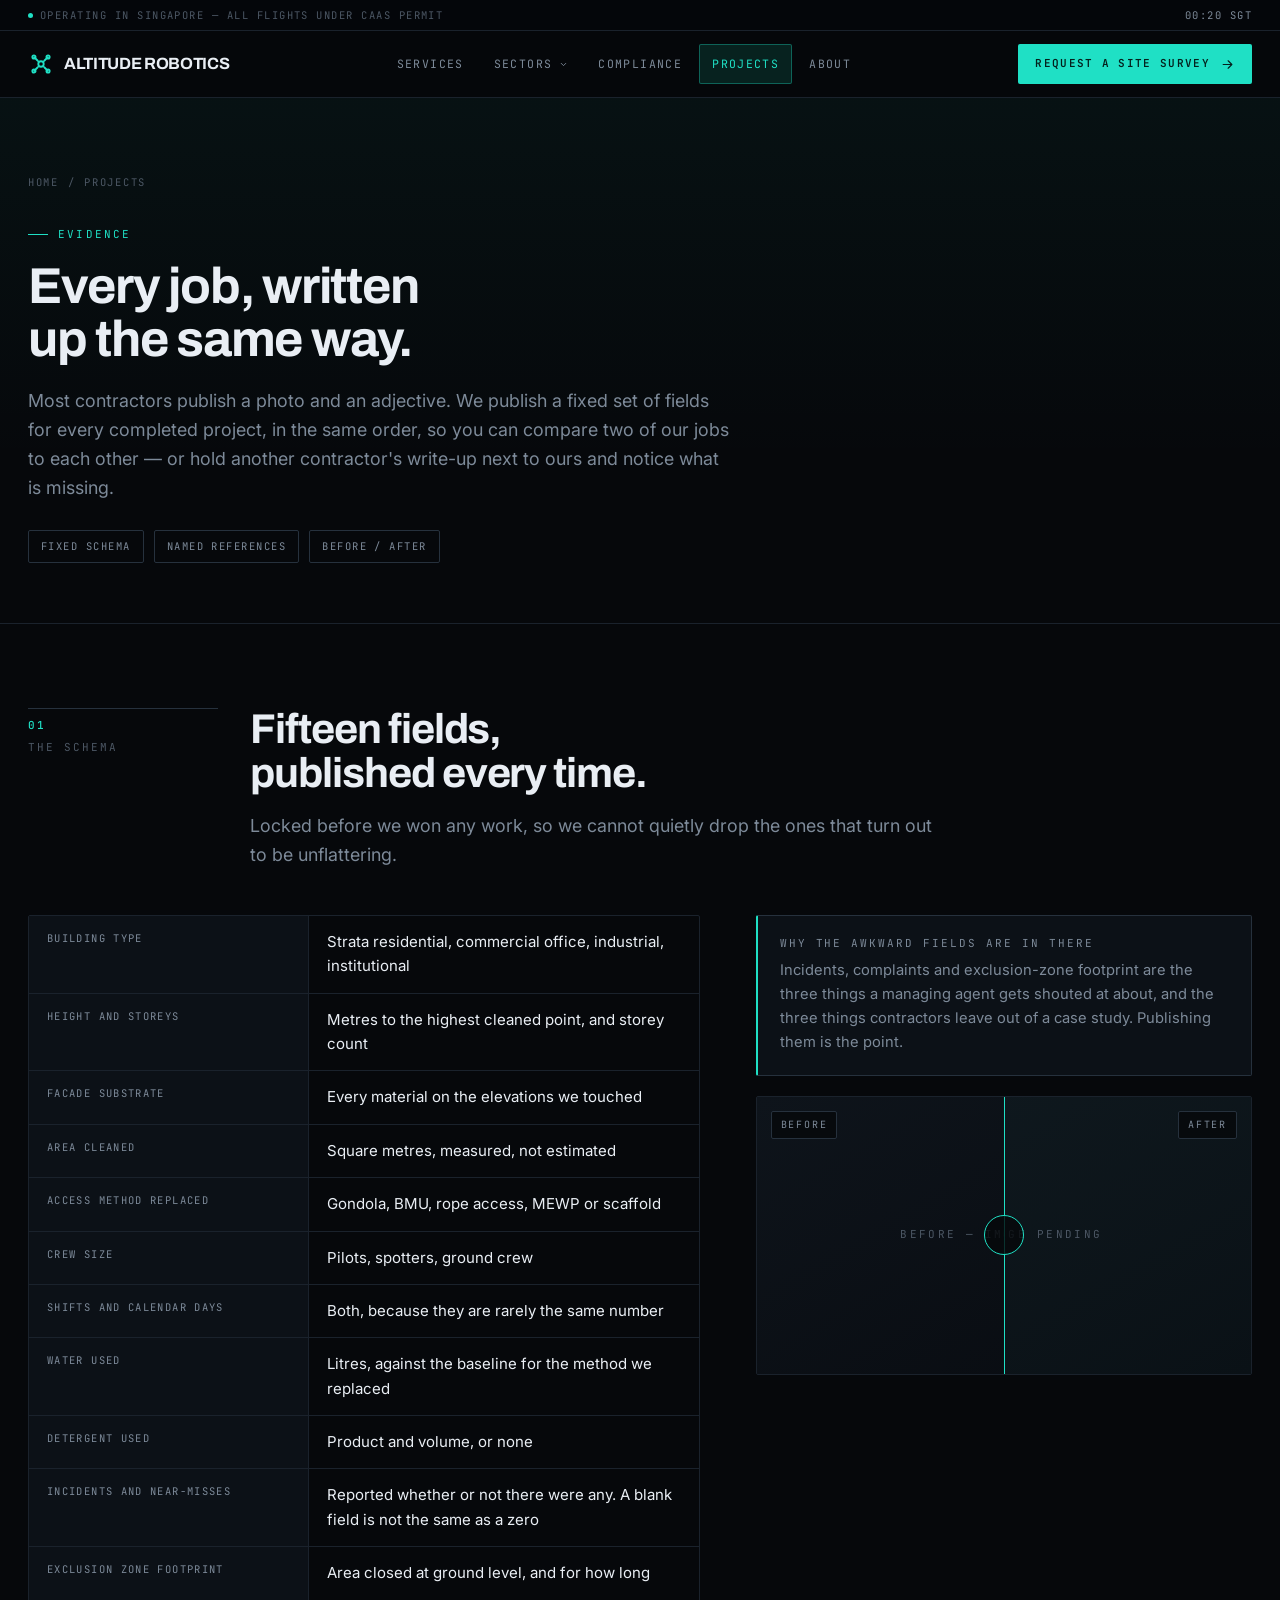
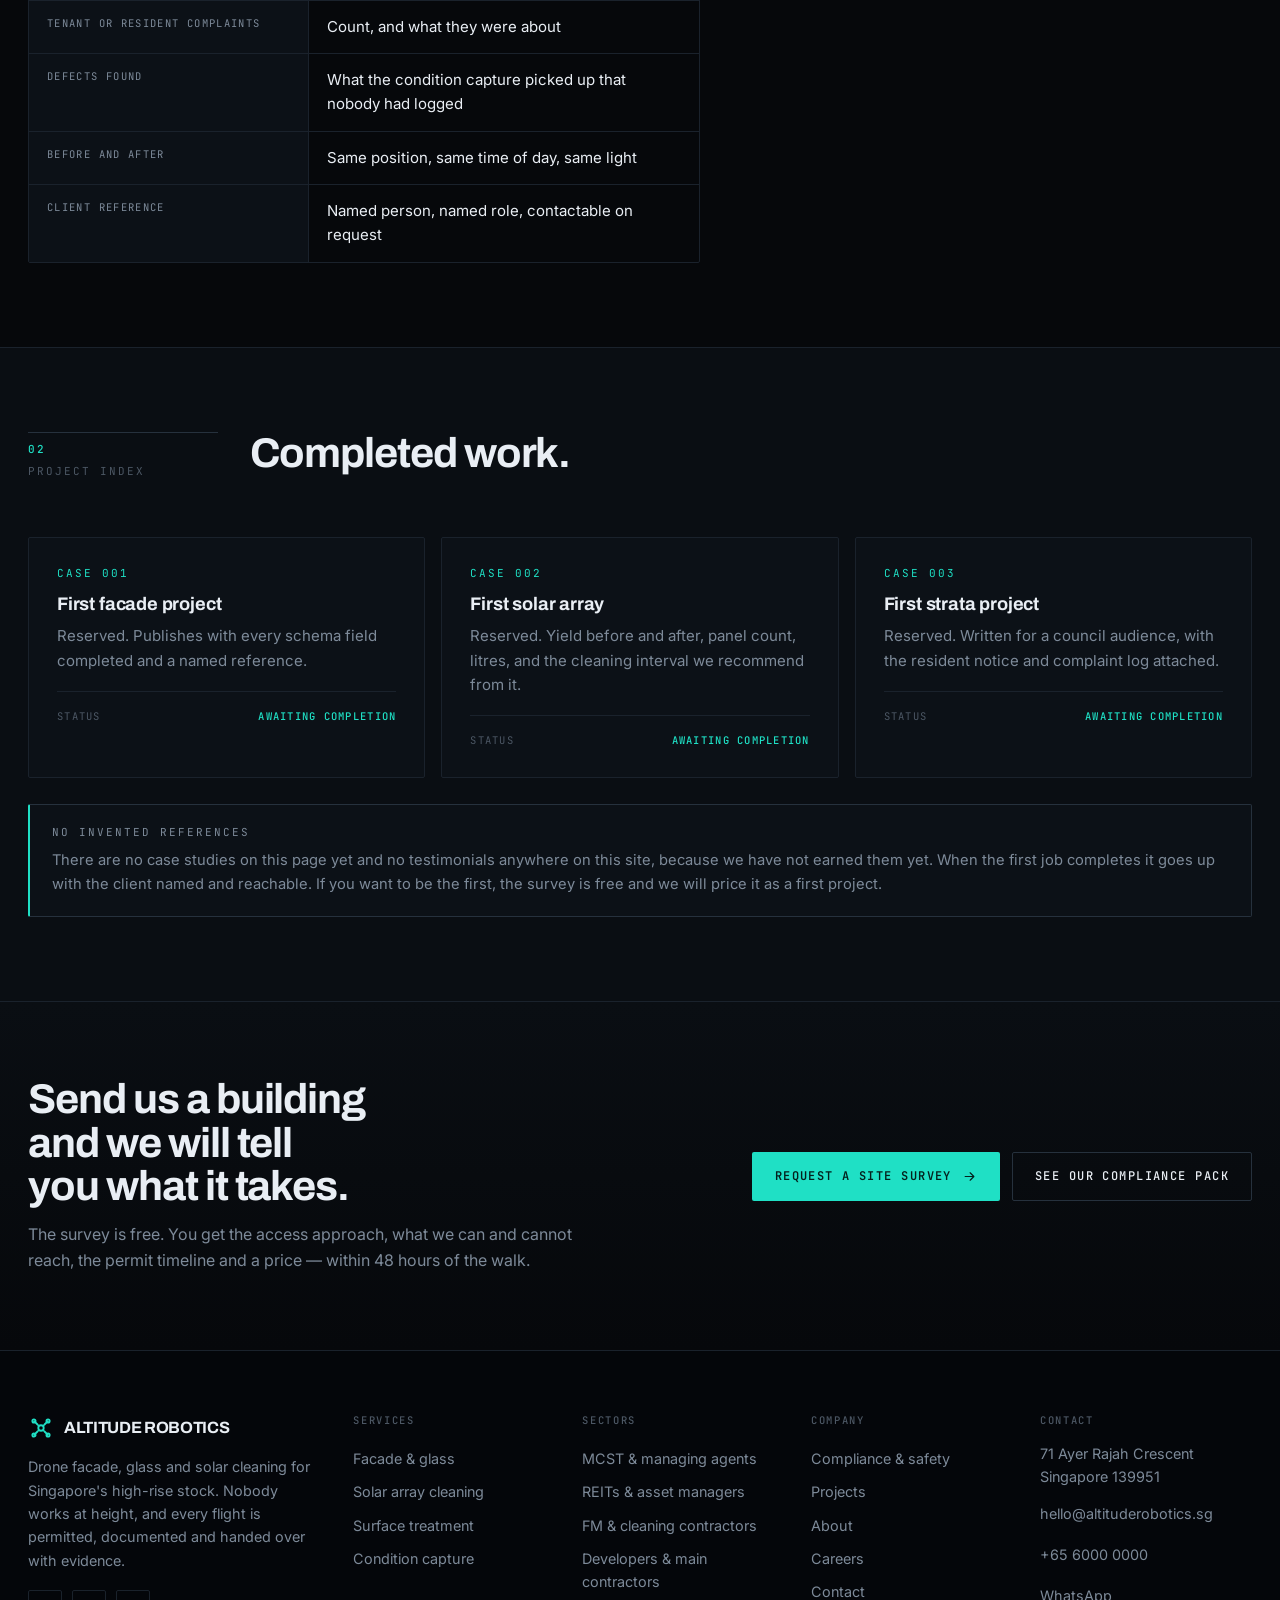
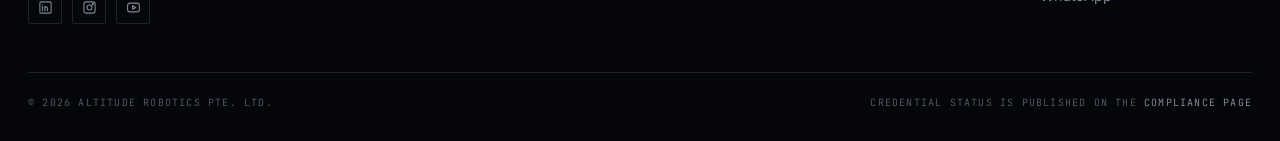
<file: projects.html>
<!DOCTYPE html>
<html lang="en">
<head>
<meta charset="UTF-8">
<meta name="viewport" content="width=device-width, initial-scale=1">
<title>Projects and the numbers behind them &mdash; Altitude Robotics</title>
<meta name="description" content="Every Altitude Robotics job is written up to a fixed schema: area cleaned, access method replaced, crew, days, water used, incidents. Compare us like for like.">
<meta property="og:title" content="Projects and the numbers behind them &mdash; Altitude Robotics">
<meta property="og:description" content="Every Altitude Robotics job is written up to a fixed schema: area cleaned, access method replaced, crew, days, water used, incidents. Compare us like for like.">
<meta property="og:type" content="website">
<meta name="theme-color" content="#06080B">
<link rel="preconnect" href="https://fonts.googleapis.com">
<link rel="preconnect" href="https://fonts.gstatic.com" crossorigin>
<link href="https://fonts.googleapis.com/css2?family=Archivo:wght@500;600;700;800&amp;family=Inter:wght@400;500;600&amp;family=JetBrains+Mono:wght@400;500&amp;display=swap" rel="stylesheet">
<script>document.documentElement.classList.add('js');</script>
<link rel="stylesheet" href="assets/site.css">
<script src="assets/site.js" defer></script>
</head>
<body data-nav="projects">
<a class="skip" href="#main">Skip to content</a>

<div class="opsbar"><div class="wrap">
  <span><span class="dot"></span>Operating in Singapore &mdash; all flights under CAAS permit</span>
  <span><b id="sgt">&mdash;&mdash;</b></span>
</div></div>

<header><div class="wrap nav">
  <a href="index.html" class="logo" data-nav-key="home"><span class="mark"><svg viewBox="0 0 24 24" fill="none" stroke="currentColor" stroke-width="1.7" stroke-linecap="round" stroke-linejoin="round" aria-hidden="true" width="100%" height="100%"><path d="M12 9.5a2.5 2.5 0 100 5 2.5 2.5 0 000-5zM6 6 9 9M18 6l-3 3M6 18l3-3M18 18l-3-3M4 5.5a1.5 1.5 0 113 0 1.5 1.5 0 01-3 0zM17 5.5a1.5 1.5 0 113 0 1.5 1.5 0 01-3 0zM4 18.5a1.5 1.5 0 113 0 1.5 1.5 0 01-3 0zM17 18.5a1.5 1.5 0 113 0 1.5 1.5 0 01-3 0z"/></svg></span>Altitude Robotics</a>
  
      <ul class="nav-links">
        <li><a href="services.html" data-nav-key="services">Services</a></li>
        <li data-dropdown>
          <button class="dbtn" aria-expanded="false" aria-haspopup="true">Sectors
            <svg viewBox="0 0 24 24" fill="none" stroke="currentColor" stroke-width="2.4" stroke-linecap="round" stroke-linejoin="round" aria-hidden="true"><path d="M6 9l6 6 6-6"/></svg>
          </button>
          <div class="drop"><a href="sectors-mcst.html" data-nav-key="mcst">MCST &amp; managing agents<span>Condominium and strata councils working to an AGM calendar and a sinking fund.</span></a><a href="sectors-reit.html" data-nav-key="reit">REITs &amp; asset managers<span>Portfolio owners who need repeatable numbers, ESG data and no incidents.</span></a><a href="sectors-fm.html" data-nav-key="fm">FM &amp; cleaning contractors<span>Keep the contract. Subcontract the height. White-label aerial capacity.</span></a><a href="sectors-developer.html" data-nav-key="dev">Developers &amp; main contractors<span>Handover cleans and defect-liability recleans that fit inside the programme.</span></a></div>
        </li>
        <li><a href="compliance.html" data-nav-key="compliance">Compliance</a></li>
        <li><a href="projects.html" data-nav-key="projects">Projects</a></li>
        <li><a href="about.html" data-nav-key="about">About</a></li>
      </ul>
  <div class="nav-cta">
    <a class="btn btn-primary btn-sm" href="contact.html">Request a site survey <svg viewBox="0 0 24 24" fill="none" stroke="currentColor" stroke-width="1.8" stroke-linecap="round" stroke-linejoin="round" aria-hidden="true"><path d="M5 12h14M13 6l6 6-6 6"/></svg></a>
    <button class="burger" aria-label="Open menu" aria-expanded="false"><span></span><span></span><span></span></button>
  </div>
</div></header>

  <nav class="mobile-menu" aria-label="Mobile">
    <a href="index.html" data-nav-key="home">Home</a>
    <a href="services.html" data-nav-key="services">Services</a>
    <div class="grp">Sectors</div>
    <a href="sectors-mcst.html" data-nav-key="mcst">MCST &amp; managing agents</a><a href="sectors-reit.html" data-nav-key="reit">REITs &amp; asset managers</a><a href="sectors-fm.html" data-nav-key="fm">FM &amp; cleaning contractors</a><a href="sectors-developer.html" data-nav-key="dev">Developers &amp; main contractors</a>
    <div class="grp">Company</div>
    <a href="compliance.html" data-nav-key="compliance">Compliance &amp; safety</a>
    <a href="projects.html" data-nav-key="projects">Projects</a>
    <a href="about.html" data-nav-key="about">About</a>
    <a href="careers.html" data-nav-key="careers">Careers</a>
    <a class="btn btn-primary" href="contact.html">Request a site survey <svg viewBox="0 0 24 24" fill="none" stroke="currentColor" stroke-width="1.8" stroke-linecap="round" stroke-linejoin="round" aria-hidden="true"><path d="M5 12h14M13 6l6 6-6 6"/></svg></a>
  </nav>

<main id="main">
<section class="phero"><div class="wrap"><div class="crumb"><a href="index.html">Home</a><i>/</i><span>Projects</span></div><div style="margin-top:26px"><span class="eyebrow">Evidence</span><h1>Every job, written up the same way.</h1><p class="lead">Most contractors publish a photo and an adjective. We publish a fixed set of fields for every completed project, in the same order, so you can compare two of our jobs to each other &mdash; or hold another contractor's write-up next to ours and notice what is missing.</p><div class="phero-meta"><span class="pill">Fixed schema</span><span class="pill">Named references</span><span class="pill">Before / after</span></div></div></div></section>
<section class="sec flush">
  <div class="wrap">
    <div class="sec-head reveal"><div class="idx"><b>01</b>The schema</div><div><h2>Fifteen fields, published every time.</h2><p class="lead">Locked before we won any work, so we cannot quietly drop the ones that turn out to be unflattering.</p></div></div>
    <div class="split wide">
      <div>
        <div class="spec reveal">
          <div class="row"><dt>Building type</dt><dd>Strata residential, commercial office, industrial, institutional</dd></div>
          <div class="row"><dt>Height and storeys</dt><dd>Metres to the highest cleaned point, and storey count</dd></div>
          <div class="row"><dt>Facade substrate</dt><dd>Every material on the elevations we touched</dd></div>
          <div class="row"><dt>Area cleaned</dt><dd>Square metres, measured, not estimated</dd></div>
          <div class="row"><dt>Access method replaced</dt><dd>Gondola, BMU, rope access, MEWP or scaffold</dd></div>
          <div class="row"><dt>Crew size</dt><dd>Pilots, spotters, ground crew</dd></div>
          <div class="row"><dt>Shifts and calendar days</dt><dd>Both, because they are rarely the same number</dd></div>
          <div class="row"><dt>Water used</dt><dd>Litres, against the baseline for the method we replaced</dd></div>
          <div class="row"><dt>Detergent used</dt><dd>Product and volume, or none</dd></div>
          <div class="row"><dt>Incidents and near-misses</dt><dd>Reported whether or not there were any. A blank field is not the same as a zero</dd></div>
          <div class="row"><dt>Exclusion zone footprint</dt><dd>Area closed at ground level, and for how long</dd></div>
          <div class="row"><dt>Tenant or resident complaints</dt><dd>Count, and what they were about</dd></div>
          <div class="row"><dt>Defects found</dt><dd>What the condition capture picked up that nobody had logged</dd></div>
          <div class="row"><dt>Before and after</dt><dd>Same position, same time of day, same light</dd></div>
          <div class="row"><dt>Client reference</dt><dd>Named person, named role, contactable on request</dd></div>
        </div>
      </div>
      <div>
        <div class="note reveal" style="margin-bottom:20px">
          <div class="lbl">Why the awkward fields are in there</div>
          Incidents, complaints and exclusion-zone footprint are the three things a managing agent gets shouted at about, and the three things contractors leave out of a case study. Publishing them is the point.
        </div>
        <div class="ba reveal"><div class="ba-pane ba-before"><span class="ph">Before &mdash; image pending</span></div><div class="ba-pane ba-after"><span class="ph">After &mdash; image pending</span></div><span class="ba-tag l">Before</span><span class="ba-tag r">After</span><span class="ba-handle"></span><input type="range" min="0" max="100" value="50" aria-label="Reveal the after image"></div><!-- BEFORE/AFTER IMAGES: add <img src="media/before.jpg" alt=""> inside .ba-before and <img src="media/after.jpg" alt=""> inside .ba-after, then delete the two <span class="ph"> lines. -->
      </div>
    </div>
  </div>
</section>

<section class="sec alt">
  <div class="wrap">
    <div class="sec-head reveal"><div class="idx"><b>02</b>Project index</div><div><h2>Completed work.</h2></div></div>
    <div class="g3">
      <a class="card reveal" href="case-study.html"><div class="lbl lbl-a">Case 001</div><h3 style="margin:12px 0 8px">First facade project</h3><p>Reserved. Publishes with every schema field completed and a named reference.</p><div class="kv"><span>Status</span><b>Awaiting completion</b></div></a>
      <a class="card reveal" href="case-study.html"><div class="lbl lbl-a">Case 002</div><h3 style="margin:12px 0 8px">First solar array</h3><p>Reserved. Yield before and after, panel count, litres, and the cleaning interval we recommend from it.</p><div class="kv"><span>Status</span><b>Awaiting completion</b></div></a>
      <a class="card reveal" href="case-study.html"><div class="lbl lbl-a">Case 003</div><h3 style="margin:12px 0 8px">First strata project</h3><p>Reserved. Written for a council audience, with the resident notice and complaint log attached.</p><div class="kv"><span>Status</span><b>Awaiting completion</b></div></a>
    </div>
    <div class="note reveal" style="margin-top:26px">
      <div class="lbl">No invented references</div>
      There are no case studies on this page yet and no testimonials anywhere on this site, because we have not earned them yet. When the first job completes it goes up with the client named and reachable. If you want to be the first, the survey is free and we will price it as a first project.
    </div>
  </div>
</section>

<section class="ctaband"><div class="wrap"><div class="inner reveal">
  <div><h2>Send us a building and we will tell you what it takes.</h2><p>The survey is free. You get the access approach, what we can and cannot reach, the permit timeline and a price &mdash; within 48 hours of the walk.</p></div>
  <div class="acts">
    <a class="btn btn-primary" href="contact.html">Request a site survey <svg viewBox="0 0 24 24" fill="none" stroke="currentColor" stroke-width="1.8" stroke-linecap="round" stroke-linejoin="round" aria-hidden="true"><path d="M5 12h14M13 6l6 6-6 6"/></svg></a>
    <a class="btn btn-ghost" href="compliance.html">See our compliance pack</a>
  </div>
</div></div></section>

</main>

<footer><div class="wrap">
  <div class="fgrid">
    <div class="fcol fbrand">
      <a href="index.html" class="logo"><span class="mark"><svg viewBox="0 0 24 24" fill="none" stroke="currentColor" stroke-width="1.7" stroke-linecap="round" stroke-linejoin="round" aria-hidden="true" width="100%" height="100%"><path d="M12 9.5a2.5 2.5 0 100 5 2.5 2.5 0 000-5zM6 6 9 9M18 6l-3 3M6 18l3-3M18 18l-3-3M4 5.5a1.5 1.5 0 113 0 1.5 1.5 0 01-3 0zM17 5.5a1.5 1.5 0 113 0 1.5 1.5 0 01-3 0zM4 18.5a1.5 1.5 0 113 0 1.5 1.5 0 01-3 0zM17 18.5a1.5 1.5 0 113 0 1.5 1.5 0 01-3 0z"/></svg></span>Altitude Robotics</a>
      <p>Drone facade, glass and solar cleaning for Singapore's high-rise stock. Nobody works at height, and every flight is permitted, documented and handed over with evidence.</p>
      <div class="socials"><a href="#" aria-label="LinkedIn"><svg viewBox="0 0 24 24" fill="none" stroke="currentColor" stroke-width="1.7" stroke-linecap="round" stroke-linejoin="round" aria-hidden="true"><rect x="3" y="3" width="18" height="18" rx="2"/><path d="M7 10v7M7 7v.01M11 17v-4a2 2 0 014 0v4M11 17v-7"/></svg></a><a href="#" aria-label="Instagram"><svg viewBox="0 0 24 24" fill="none" stroke="currentColor" stroke-width="1.7" stroke-linecap="round" stroke-linejoin="round" aria-hidden="true"><rect x="3" y="3" width="18" height="18" rx="4"/><circle cx="12" cy="12" r="4"/><circle cx="17.2" cy="6.8" r="1"/></svg></a><a href="#" aria-label="YouTube"><svg viewBox="0 0 24 24" fill="none" stroke="currentColor" stroke-width="1.7" stroke-linecap="round" stroke-linejoin="round" aria-hidden="true"><rect x="2.5" y="5" width="19" height="14" rx="4"/><path d="M10.5 9.2l5 2.8-5 2.8z"/></svg></a></div>
    </div>
    <div class="fcol"><h2>Services</h2>
      <a href="services.html#facade">Facade &amp; glass</a>
      <a href="services.html#solar">Solar array cleaning</a>
      <a href="services.html#treatment">Surface treatment</a>
      <a href="services.html#capture">Condition capture</a>
    </div>
    <div class="fcol"><h2>Sectors</h2><a href="sectors-mcst.html">MCST &amp; managing agents</a><a href="sectors-reit.html">REITs &amp; asset managers</a><a href="sectors-fm.html">FM &amp; cleaning contractors</a><a href="sectors-developer.html">Developers &amp; main contractors</a></div>
    <div class="fcol"><h2>Company</h2>
      <a href="compliance.html">Compliance &amp; safety</a>
      <a href="projects.html">Projects</a>
      <a href="about.html">About</a>
      <a href="careers.html">Careers</a>
      <a href="contact.html">Contact</a>
    </div>
    <div class="fcol"><h2>Contact</h2>
      <p>71 Ayer Rajah Crescent<br>Singapore 139951</p>
      <p><a href="mailto:hello@altituderobotics.sg">hello@altituderobotics.sg</a></p>
      <p><a href="tel:+6560000000">+65 6000 0000</a></p>
      <p><a href="https://wa.me/6560000000">WhatsApp</a></p>
    </div>
  </div>
  <div class="fbottom">
    <span>&copy; <span data-year>2026</span> Altitude Robotics Pte. Ltd.</span>
    <span>Credential status is published on the <a href="compliance.html" style="color:var(--ink-2)">compliance page</a></span>
  </div>
</div></footer>
</body>
</html>
</file>
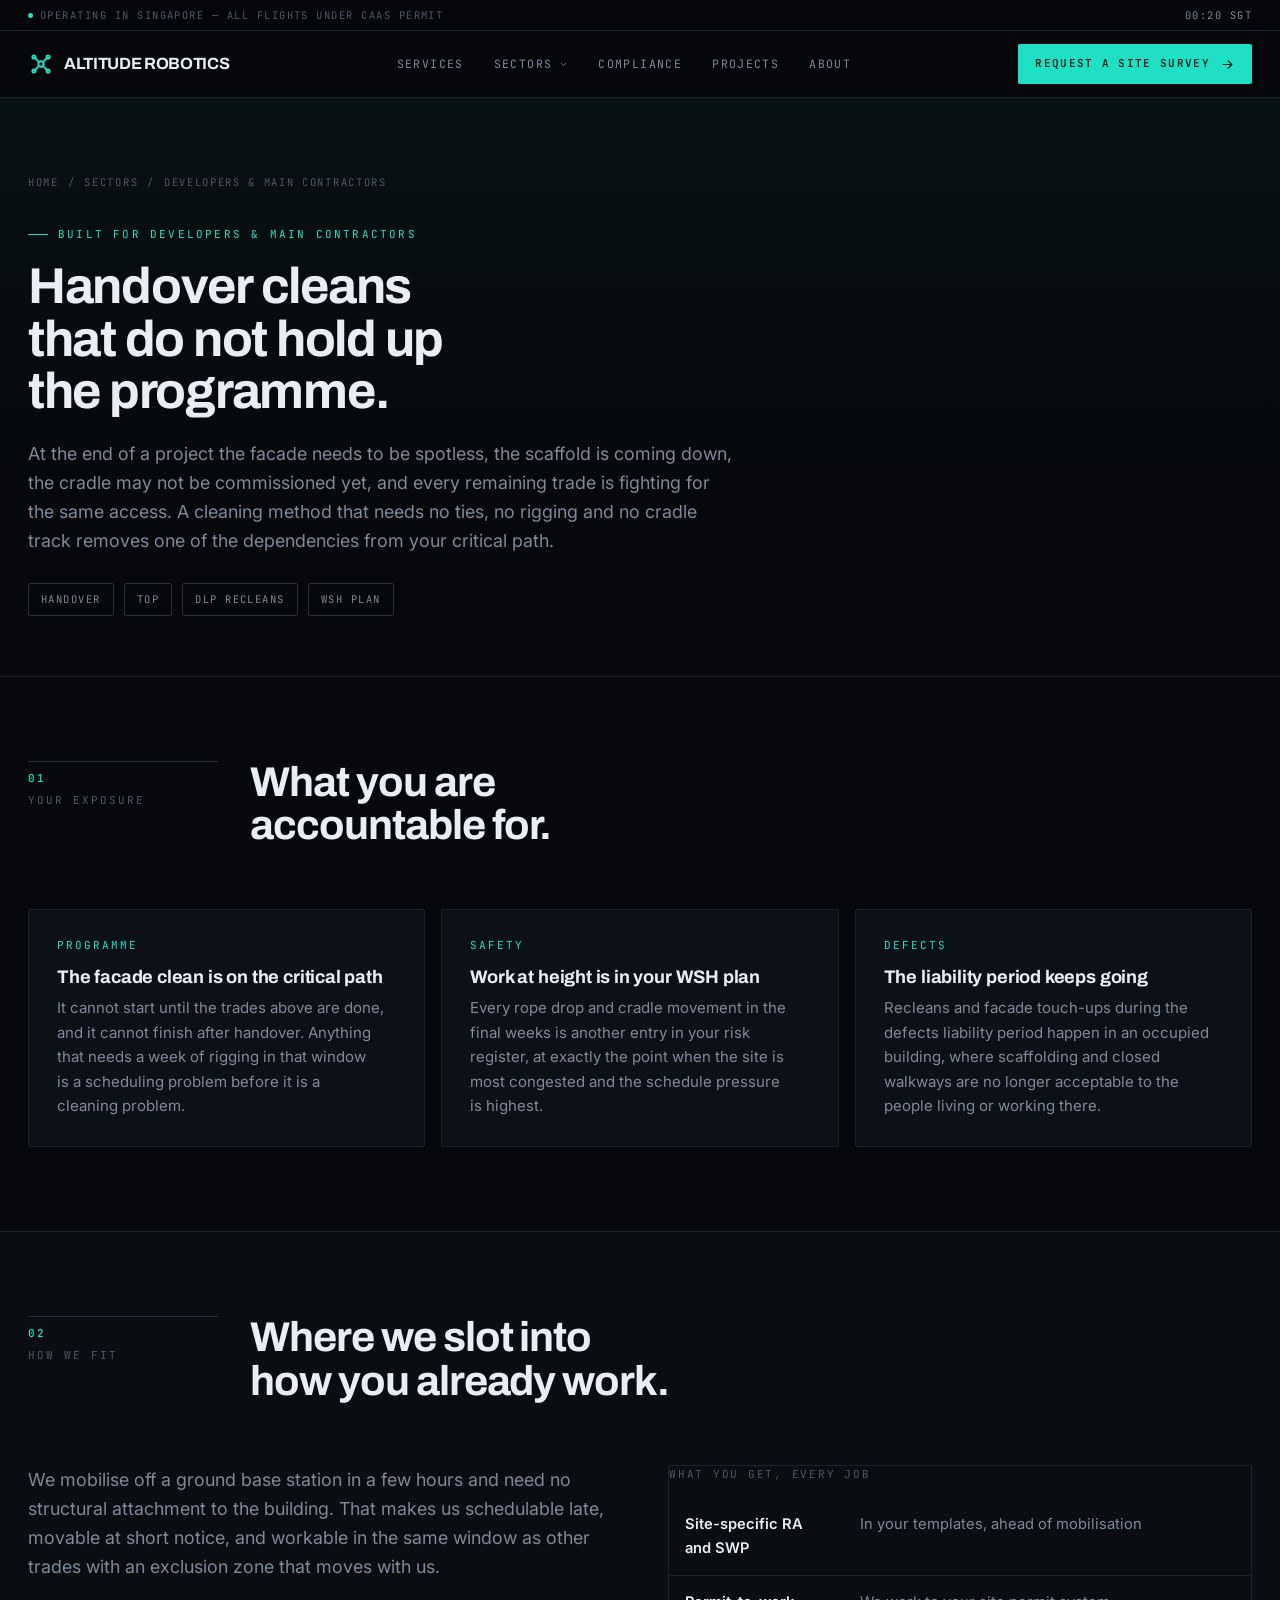
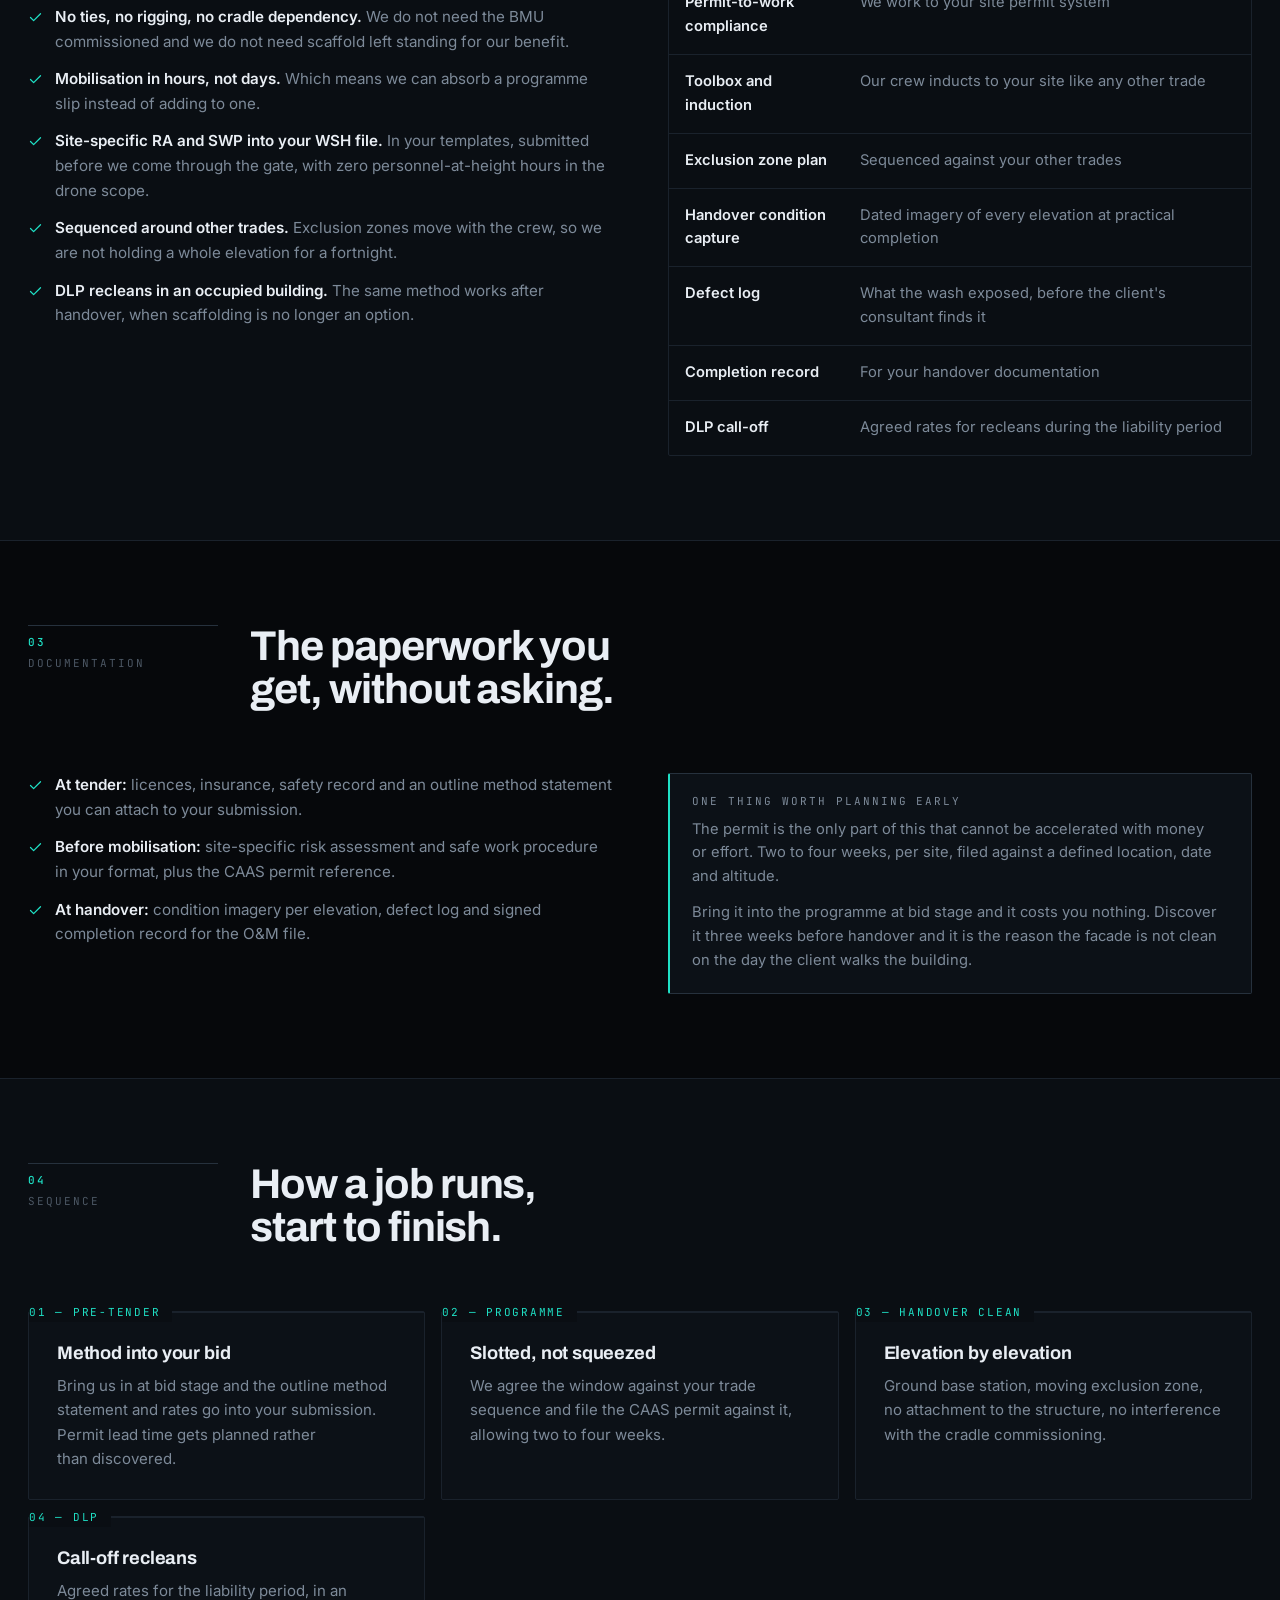
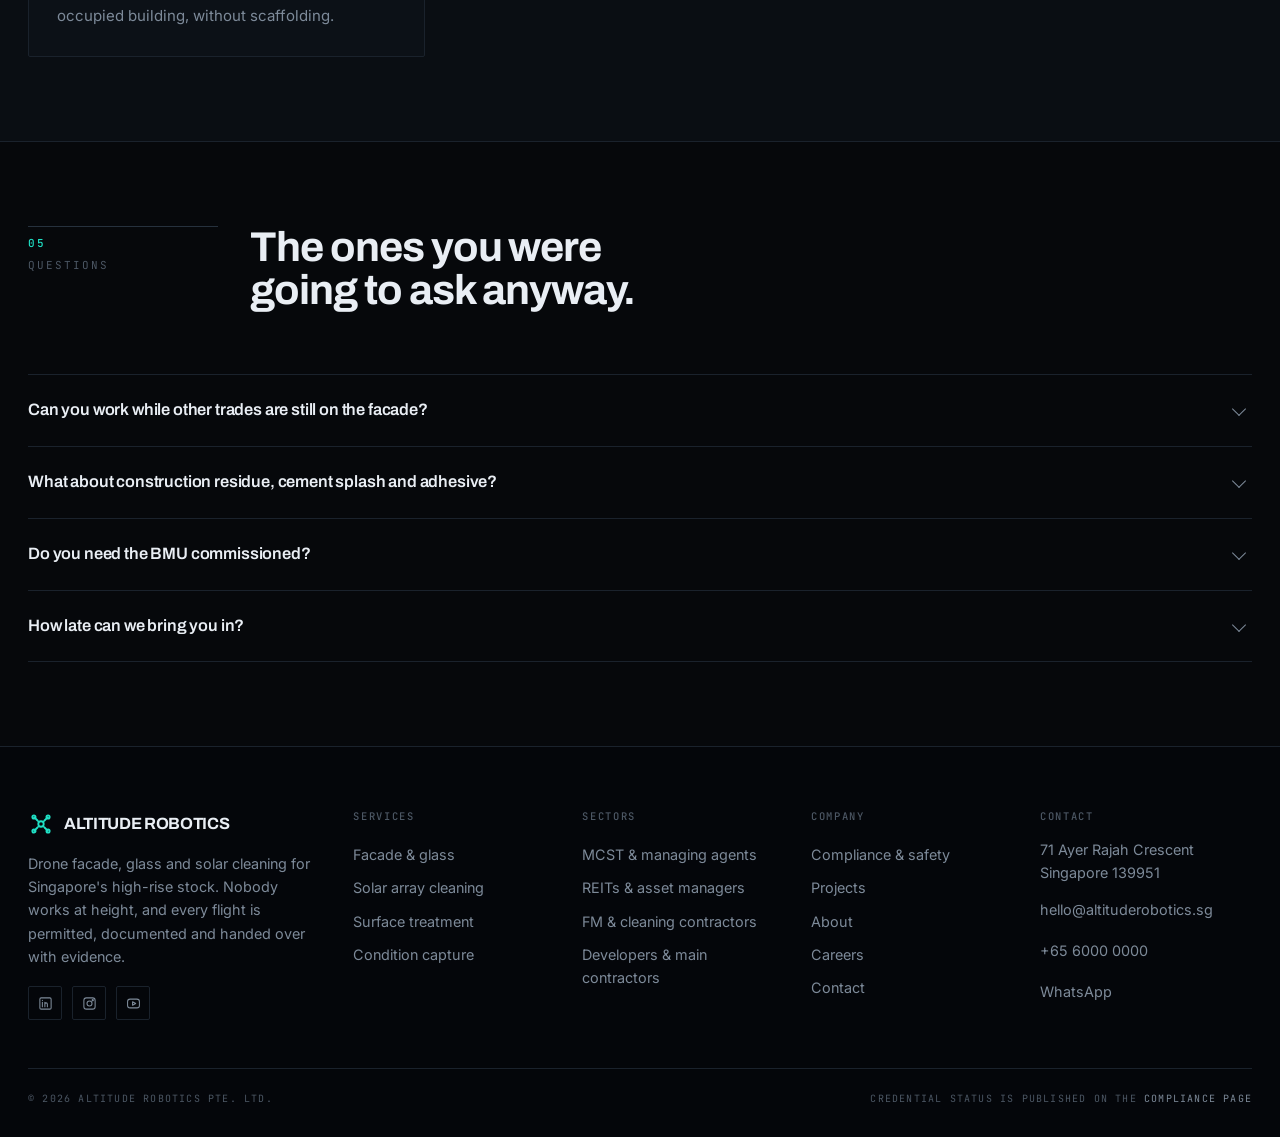
<file: sectors-developer.html>
<!DOCTYPE html>
<html lang="en">
<head>
<meta charset="UTF-8">
<meta name="viewport" content="width=device-width, initial-scale=1">
<title>For developers and main contractors &mdash; Altitude Robotics</title>
<meta name="description" content="Handover cleaning and defect-liability recleans by drone for Singapore developers and main contractors. Fits the programme, removes work at height from the WSH plan.">
<meta property="og:title" content="For developers and main contractors &mdash; Altitude Robotics">
<meta property="og:description" content="Handover cleaning and defect-liability recleans by drone for Singapore developers and main contractors. Fits the programme, removes work at height from the WSH plan.">
<meta property="og:type" content="website">
<meta name="theme-color" content="#06080B">
<link rel="preconnect" href="https://fonts.googleapis.com">
<link rel="preconnect" href="https://fonts.gstatic.com" crossorigin>
<link href="https://fonts.googleapis.com/css2?family=Archivo:wght@500;600;700;800&amp;family=Inter:wght@400;500;600&amp;family=JetBrains+Mono:wght@400;500&amp;display=swap" rel="stylesheet">
<script>document.documentElement.classList.add('js');</script>
<link rel="stylesheet" href="assets/site.css">
<script src="assets/site.js" defer></script>
</head>
<body data-nav="dev">
<a class="skip" href="#main">Skip to content</a>

<div class="opsbar"><div class="wrap">
  <span><span class="dot"></span>Operating in Singapore &mdash; all flights under CAAS permit</span>
  <span><b id="sgt">&mdash;&mdash;</b></span>
</div></div>

<header><div class="wrap nav">
  <a href="index.html" class="logo" data-nav-key="home"><span class="mark"><svg viewBox="0 0 24 24" fill="none" stroke="currentColor" stroke-width="1.7" stroke-linecap="round" stroke-linejoin="round" aria-hidden="true" width="100%" height="100%"><path d="M12 9.5a2.5 2.5 0 100 5 2.5 2.5 0 000-5zM6 6 9 9M18 6l-3 3M6 18l3-3M18 18l-3-3M4 5.5a1.5 1.5 0 113 0 1.5 1.5 0 01-3 0zM17 5.5a1.5 1.5 0 113 0 1.5 1.5 0 01-3 0zM4 18.5a1.5 1.5 0 113 0 1.5 1.5 0 01-3 0zM17 18.5a1.5 1.5 0 113 0 1.5 1.5 0 01-3 0z"/></svg></span>Altitude Robotics</a>
  
      <ul class="nav-links">
        <li><a href="services.html" data-nav-key="services">Services</a></li>
        <li data-dropdown>
          <button class="dbtn" aria-expanded="false" aria-haspopup="true">Sectors
            <svg viewBox="0 0 24 24" fill="none" stroke="currentColor" stroke-width="2.4" stroke-linecap="round" stroke-linejoin="round" aria-hidden="true"><path d="M6 9l6 6 6-6"/></svg>
          </button>
          <div class="drop"><a href="sectors-mcst.html" data-nav-key="mcst">MCST &amp; managing agents<span>Condominium and strata councils working to an AGM calendar and a sinking fund.</span></a><a href="sectors-reit.html" data-nav-key="reit">REITs &amp; asset managers<span>Portfolio owners who need repeatable numbers, ESG data and no incidents.</span></a><a href="sectors-fm.html" data-nav-key="fm">FM &amp; cleaning contractors<span>Keep the contract. Subcontract the height. White-label aerial capacity.</span></a><a href="sectors-developer.html" data-nav-key="dev">Developers &amp; main contractors<span>Handover cleans and defect-liability recleans that fit inside the programme.</span></a></div>
        </li>
        <li><a href="compliance.html" data-nav-key="compliance">Compliance</a></li>
        <li><a href="projects.html" data-nav-key="projects">Projects</a></li>
        <li><a href="about.html" data-nav-key="about">About</a></li>
      </ul>
  <div class="nav-cta">
    <a class="btn btn-primary btn-sm" href="contact.html">Request a site survey <svg viewBox="0 0 24 24" fill="none" stroke="currentColor" stroke-width="1.8" stroke-linecap="round" stroke-linejoin="round" aria-hidden="true"><path d="M5 12h14M13 6l6 6-6 6"/></svg></a>
    <button class="burger" aria-label="Open menu" aria-expanded="false"><span></span><span></span><span></span></button>
  </div>
</div></header>

  <nav class="mobile-menu" aria-label="Mobile">
    <a href="index.html" data-nav-key="home">Home</a>
    <a href="services.html" data-nav-key="services">Services</a>
    <div class="grp">Sectors</div>
    <a href="sectors-mcst.html" data-nav-key="mcst">MCST &amp; managing agents</a><a href="sectors-reit.html" data-nav-key="reit">REITs &amp; asset managers</a><a href="sectors-fm.html" data-nav-key="fm">FM &amp; cleaning contractors</a><a href="sectors-developer.html" data-nav-key="dev">Developers &amp; main contractors</a>
    <div class="grp">Company</div>
    <a href="compliance.html" data-nav-key="compliance">Compliance &amp; safety</a>
    <a href="projects.html" data-nav-key="projects">Projects</a>
    <a href="about.html" data-nav-key="about">About</a>
    <a href="careers.html" data-nav-key="careers">Careers</a>
    <a class="btn btn-primary" href="contact.html">Request a site survey <svg viewBox="0 0 24 24" fill="none" stroke="currentColor" stroke-width="1.8" stroke-linecap="round" stroke-linejoin="round" aria-hidden="true"><path d="M5 12h14M13 6l6 6-6 6"/></svg></a>
  </nav>

<main id="main">
<section class="phero"><div class="wrap"><div class="crumb"><a href="index.html">Home</a><i>/</i><span>Sectors</span><i>/</i><span>Developers &amp; main contractors</span></div><div style="margin-top:26px"><span class="eyebrow">Built for Developers &amp; main contractors</span><h1>Handover cleans that do not hold up the programme.</h1><p class="lead">At the end of a project the facade needs to be spotless, the scaffold is coming down, the cradle may not be commissioned yet, and every remaining trade is fighting for the same access. A cleaning method that needs no ties, no rigging and no cradle track removes one of the dependencies from your critical path.</p><div class="phero-meta"><span class="pill">Handover</span><span class="pill">TOP</span><span class="pill">DLP recleans</span><span class="pill">WSH plan</span></div></div></div></section>
<section class="sec flush">
  <div class="wrap">
    <div class="sec-head reveal"><div class="idx"><b>01</b>Your exposure</div><div><h2>What you are accountable for.</h2></div></div>
    <div class="g3"><article class="card reveal"><div class="lbl lbl-a">Programme</div><h3 style="margin:12px 0 8px">The facade clean is on the critical path</h3><p>It cannot start until the trades above are done, and it cannot finish after handover. Anything that needs a week of rigging in that window is a scheduling problem before it is a cleaning problem.</p></article><article class="card reveal"><div class="lbl lbl-a">Safety</div><h3 style="margin:12px 0 8px">Work at height is in your WSH plan</h3><p>Every rope drop and cradle movement in the final weeks is another entry in your risk register, at exactly the point when the site is most congested and the schedule pressure is highest.</p></article><article class="card reveal"><div class="lbl lbl-a">Defects</div><h3 style="margin:12px 0 8px">The liability period keeps going</h3><p>Recleans and facade touch-ups during the defects liability period happen in an occupied building, where scaffolding and closed walkways are no longer acceptable to the people living or working there.</p></article></div>
  </div>
</section>

<section class="sec alt">
  <div class="wrap">
    <div class="sec-head reveal"><div class="idx"><b>02</b>How we fit</div><div><h2>Where we slot into how you already work.</h2></div></div>
    <div class="split">
      <div><p class="lead" style="margin-bottom:24px">We mobilise off a ground base station in a few hours and need no structural attachment to the building. That makes us schedulable late, movable at short notice, and workable in the same window as other trades with an exclusion zone that moves with us.</p><ul class="checks"><li><svg viewBox="0 0 24 24" fill="none" stroke="currentColor" stroke-width="2" stroke-linecap="round" stroke-linejoin="round" aria-hidden="true"><path d="M20 6L9 17l-5-5"/></svg><span><b>No ties, no rigging, no cradle dependency.</b> We do not need the BMU commissioned and we do not need scaffold left standing for our benefit.</span></li><li><svg viewBox="0 0 24 24" fill="none" stroke="currentColor" stroke-width="2" stroke-linecap="round" stroke-linejoin="round" aria-hidden="true"><path d="M20 6L9 17l-5-5"/></svg><span><b>Mobilisation in hours, not days.</b> Which means we can absorb a programme slip instead of adding to one.</span></li><li><svg viewBox="0 0 24 24" fill="none" stroke="currentColor" stroke-width="2" stroke-linecap="round" stroke-linejoin="round" aria-hidden="true"><path d="M20 6L9 17l-5-5"/></svg><span><b>Site-specific RA and SWP into your WSH file.</b> In your templates, submitted before we come through the gate, with zero personnel-at-height hours in the drone scope.</span></li><li><svg viewBox="0 0 24 24" fill="none" stroke="currentColor" stroke-width="2" stroke-linecap="round" stroke-linejoin="round" aria-hidden="true"><path d="M20 6L9 17l-5-5"/></svg><span><b>Sequenced around other trades.</b> Exclusion zones move with the crew, so we are not holding a whole elevation for a fortnight.</span></li><li><svg viewBox="0 0 24 24" fill="none" stroke="currentColor" stroke-width="2" stroke-linecap="round" stroke-linejoin="round" aria-hidden="true"><path d="M20 6L9 17l-5-5"/></svg><span><b>DLP recleans in an occupied building.</b> The same method works after handover, when scaffolding is no longer an option.</span></li></ul></div>
      <div>
        <div class="tblwrap reveal">
          <table class="tbl"><caption>What you get, every job</caption>
            <tbody><tr><th scope="row">Site-specific RA and SWP</th><td>In your templates, ahead of mobilisation</td></tr><tr><th scope="row">Permit-to-work compliance</th><td>We work to your site permit system</td></tr><tr><th scope="row">Toolbox and induction</th><td>Our crew inducts to your site like any other trade</td></tr><tr><th scope="row">Exclusion zone plan</th><td>Sequenced against your other trades</td></tr><tr><th scope="row">Handover condition capture</th><td>Dated imagery of every elevation at practical completion</td></tr><tr><th scope="row">Defect log</th><td>What the wash exposed, before the client's consultant finds it</td></tr><tr><th scope="row">Completion record</th><td>For your handover documentation</td></tr><tr><th scope="row">DLP call-off</th><td>Agreed rates for recleans during the liability period</td></tr></tbody>
          </table>
        </div>
      </div>
    </div>
  </div>
</section>

<section class="sec">
  <div class="wrap">
    <div class="sec-head reveal"><div class="idx"><b>03</b>Documentation</div><div><h2>The paperwork you get, without asking.</h2></div></div>
    <div class="split">
      <div><ul class="checks"><li><svg viewBox="0 0 24 24" fill="none" stroke="currentColor" stroke-width="2" stroke-linecap="round" stroke-linejoin="round" aria-hidden="true"><path d="M20 6L9 17l-5-5"/></svg><span><b>At tender:</b> licences, insurance, safety record and an outline method statement you can attach to your submission.</span></li><li><svg viewBox="0 0 24 24" fill="none" stroke="currentColor" stroke-width="2" stroke-linecap="round" stroke-linejoin="round" aria-hidden="true"><path d="M20 6L9 17l-5-5"/></svg><span><b>Before mobilisation:</b> site-specific risk assessment and safe work procedure in your format, plus the CAAS permit reference.</span></li><li><svg viewBox="0 0 24 24" fill="none" stroke="currentColor" stroke-width="2" stroke-linecap="round" stroke-linejoin="round" aria-hidden="true"><path d="M20 6L9 17l-5-5"/></svg><span><b>At handover:</b> condition imagery per elevation, defect log and signed completion record for the O&amp;M file.</span></li></ul></div>
      <div><div class="note reveal"><div class="lbl">One thing worth planning early</div><p style="margin-bottom:12px">The permit is the only part of this that cannot be accelerated with money or effort. Two to four weeks, per site, filed against a defined location, date and altitude.</p><p>Bring it into the programme at bid stage and it costs you nothing. Discover it three weeks before handover and it is the reason the facade is not clean on the day the client walks the building.</p></div></div>
    </div>
  </div>
</section>

<section class="sec alt">
  <div class="wrap">
    <div class="sec-head reveal"><div class="idx"><b>04</b>Sequence</div><div><h2>How a job runs, start to finish.</h2></div></div>
    <div class="g3"><article class="card stepcard reveal"><div class="num"><i>01 &mdash; PRE-TENDER</i></div><h3>Method into your bid</h3><p>Bring us in at bid stage and the outline method statement and rates go into your submission. Permit lead time gets planned rather than discovered.</p></article><article class="card stepcard reveal"><div class="num"><i>02 &mdash; PROGRAMME</i></div><h3>Slotted, not squeezed</h3><p>We agree the window against your trade sequence and file the CAAS permit against it, allowing two to four weeks.</p></article><article class="card stepcard reveal"><div class="num"><i>03 &mdash; HANDOVER CLEAN</i></div><h3>Elevation by elevation</h3><p>Ground base station, moving exclusion zone, no attachment to the structure, no interference with the cradle commissioning.</p></article><article class="card stepcard reveal"><div class="num"><i>04 &mdash; DLP</i></div><h3>Call-off recleans</h3><p>Agreed rates for the liability period, in an occupied building, without scaffolding.</p></article></div>
  </div>
</section>

<section class="sec">
  <div class="wrap">
    <div class="sec-head reveal"><div class="idx"><b>05</b>Questions</div><div><h2>The ones you were going to ask anyway.</h2></div></div>
    <div class="acc reveal"><details><summary>Can you work while other trades are still on the facade?</summary><div class="ans"><p>Not on the same elevation at the same time &mdash; nothing can. But because our exclusion zone is small and moves with the crew, we can work an elevation while other trades hold a different one, which is rarely possible with a cradle or a scaffold run.</p></div></details><details><summary>What about construction residue, cement splash and adhesive?</summary><div class="ans"><p>Some of it comes off with a controlled wash and some of it does not. Cementitious splatter and cured adhesive often need mechanical contact, which means a rope team on those specific panels. We identify it at survey and price it openly rather than discovering it on handover week.</p></div></details><details><summary>Do you need the BMU commissioned?</summary><div class="ans"><p>No. We are entirely independent of the building's access system, which is often the point &mdash; the cradle is frequently the last thing to be signed off, and it tends to be signed off after the facade needed to be clean.</p></div></details><details><summary>How late can we bring you in?</summary><div class="ans"><p>Crew scheduling is days. The CAAS activity permit is two to four weeks and is not compressible by paying more. That single constraint is the reason to talk to us at bid stage rather than at the point the client's handover inspection is booked.</p></div></details></div>
  </div>
</section>

</main>

<footer><div class="wrap">
  <div class="fgrid">
    <div class="fcol fbrand">
      <a href="index.html" class="logo"><span class="mark"><svg viewBox="0 0 24 24" fill="none" stroke="currentColor" stroke-width="1.7" stroke-linecap="round" stroke-linejoin="round" aria-hidden="true" width="100%" height="100%"><path d="M12 9.5a2.5 2.5 0 100 5 2.5 2.5 0 000-5zM6 6 9 9M18 6l-3 3M6 18l3-3M18 18l-3-3M4 5.5a1.5 1.5 0 113 0 1.5 1.5 0 01-3 0zM17 5.5a1.5 1.5 0 113 0 1.5 1.5 0 01-3 0zM4 18.5a1.5 1.5 0 113 0 1.5 1.5 0 01-3 0zM17 18.5a1.5 1.5 0 113 0 1.5 1.5 0 01-3 0z"/></svg></span>Altitude Robotics</a>
      <p>Drone facade, glass and solar cleaning for Singapore's high-rise stock. Nobody works at height, and every flight is permitted, documented and handed over with evidence.</p>
      <div class="socials"><a href="#" aria-label="LinkedIn"><svg viewBox="0 0 24 24" fill="none" stroke="currentColor" stroke-width="1.7" stroke-linecap="round" stroke-linejoin="round" aria-hidden="true"><rect x="3" y="3" width="18" height="18" rx="2"/><path d="M7 10v7M7 7v.01M11 17v-4a2 2 0 014 0v4M11 17v-7"/></svg></a><a href="#" aria-label="Instagram"><svg viewBox="0 0 24 24" fill="none" stroke="currentColor" stroke-width="1.7" stroke-linecap="round" stroke-linejoin="round" aria-hidden="true"><rect x="3" y="3" width="18" height="18" rx="4"/><circle cx="12" cy="12" r="4"/><circle cx="17.2" cy="6.8" r="1"/></svg></a><a href="#" aria-label="YouTube"><svg viewBox="0 0 24 24" fill="none" stroke="currentColor" stroke-width="1.7" stroke-linecap="round" stroke-linejoin="round" aria-hidden="true"><rect x="2.5" y="5" width="19" height="14" rx="4"/><path d="M10.5 9.2l5 2.8-5 2.8z"/></svg></a></div>
    </div>
    <div class="fcol"><h2>Services</h2>
      <a href="services.html#facade">Facade &amp; glass</a>
      <a href="services.html#solar">Solar array cleaning</a>
      <a href="services.html#treatment">Surface treatment</a>
      <a href="services.html#capture">Condition capture</a>
    </div>
    <div class="fcol"><h2>Sectors</h2><a href="sectors-mcst.html">MCST &amp; managing agents</a><a href="sectors-reit.html">REITs &amp; asset managers</a><a href="sectors-fm.html">FM &amp; cleaning contractors</a><a href="sectors-developer.html">Developers &amp; main contractors</a></div>
    <div class="fcol"><h2>Company</h2>
      <a href="compliance.html">Compliance &amp; safety</a>
      <a href="projects.html">Projects</a>
      <a href="about.html">About</a>
      <a href="careers.html">Careers</a>
      <a href="contact.html">Contact</a>
    </div>
    <div class="fcol"><h2>Contact</h2>
      <p>71 Ayer Rajah Crescent<br>Singapore 139951</p>
      <p><a href="mailto:hello@altituderobotics.sg">hello@altituderobotics.sg</a></p>
      <p><a href="tel:+6560000000">+65 6000 0000</a></p>
      <p><a href="https://wa.me/6560000000">WhatsApp</a></p>
    </div>
  </div>
  <div class="fbottom">
    <span>&copy; <span data-year>2026</span> Altitude Robotics Pte. Ltd.</span>
    <span>Credential status is published on the <a href="compliance.html" style="color:var(--ink-2)">compliance page</a></span>
  </div>
</div></footer>
</body>
</html>
</file>
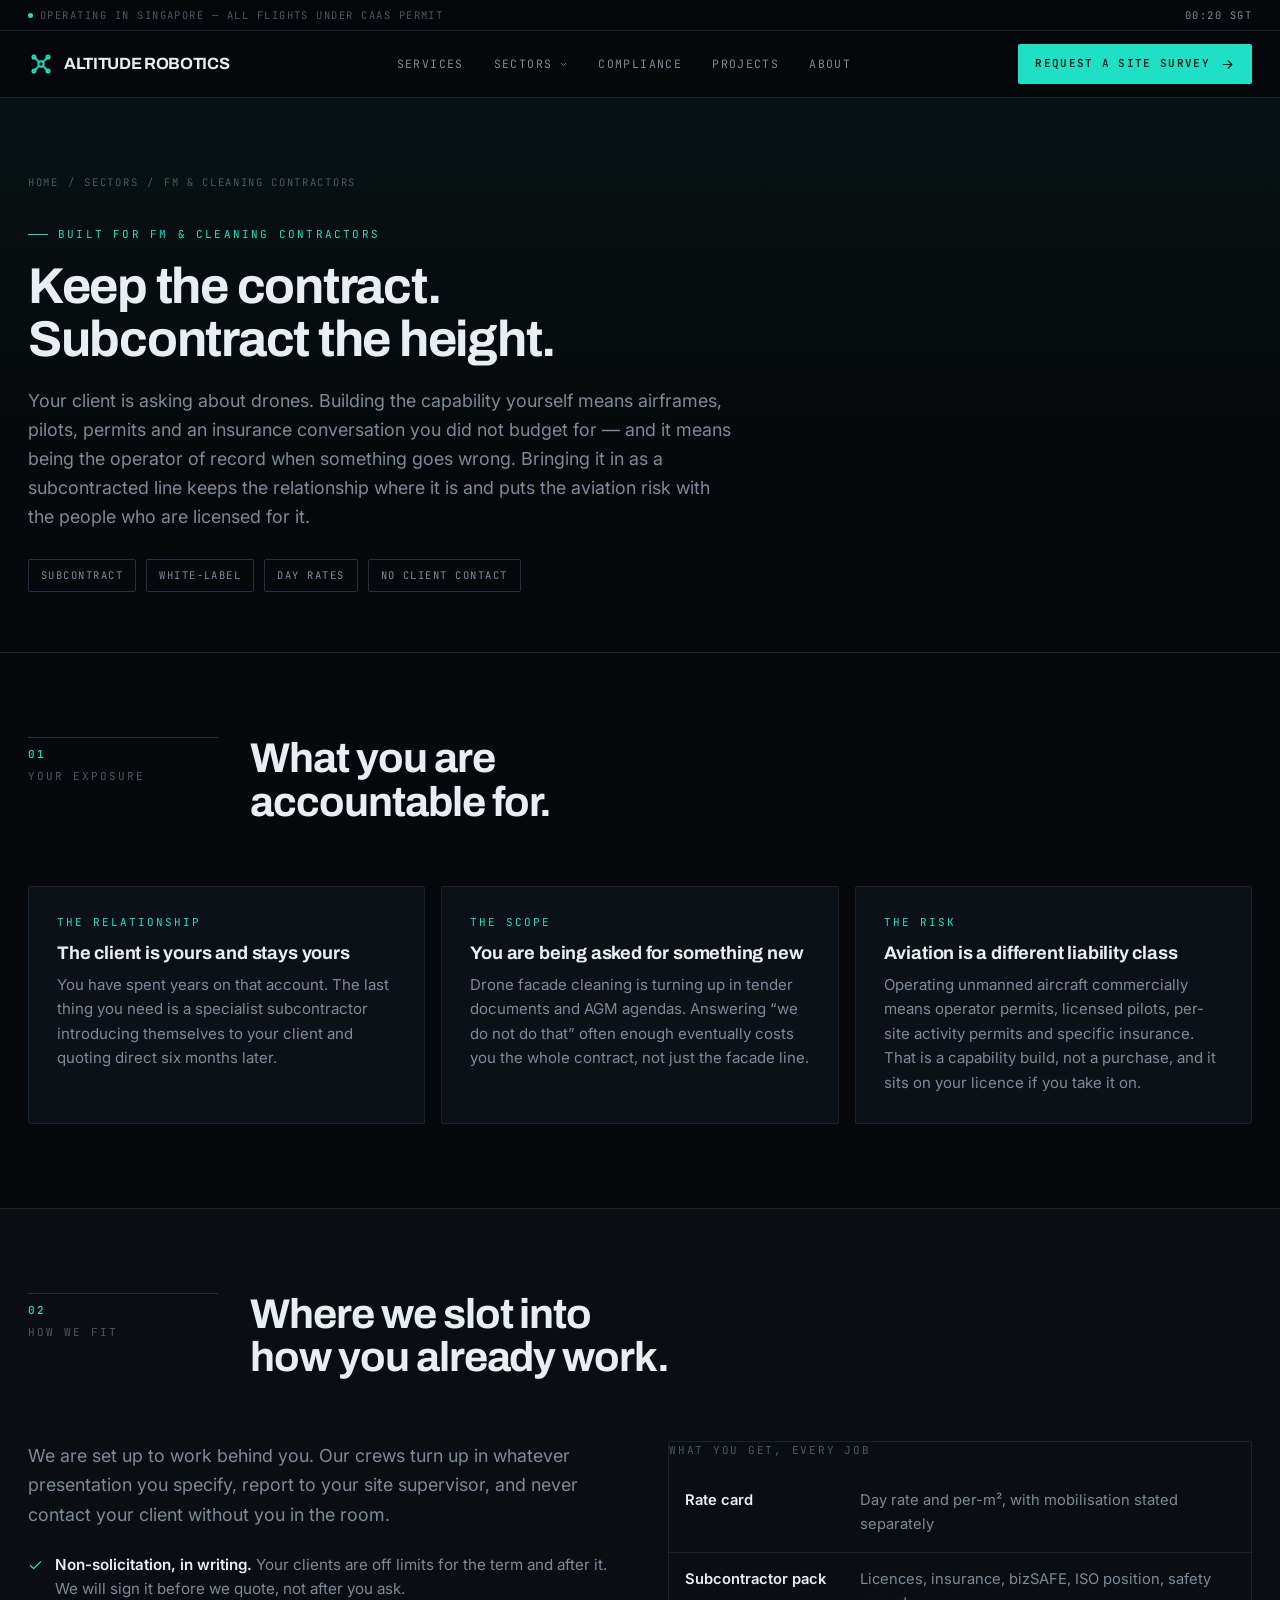
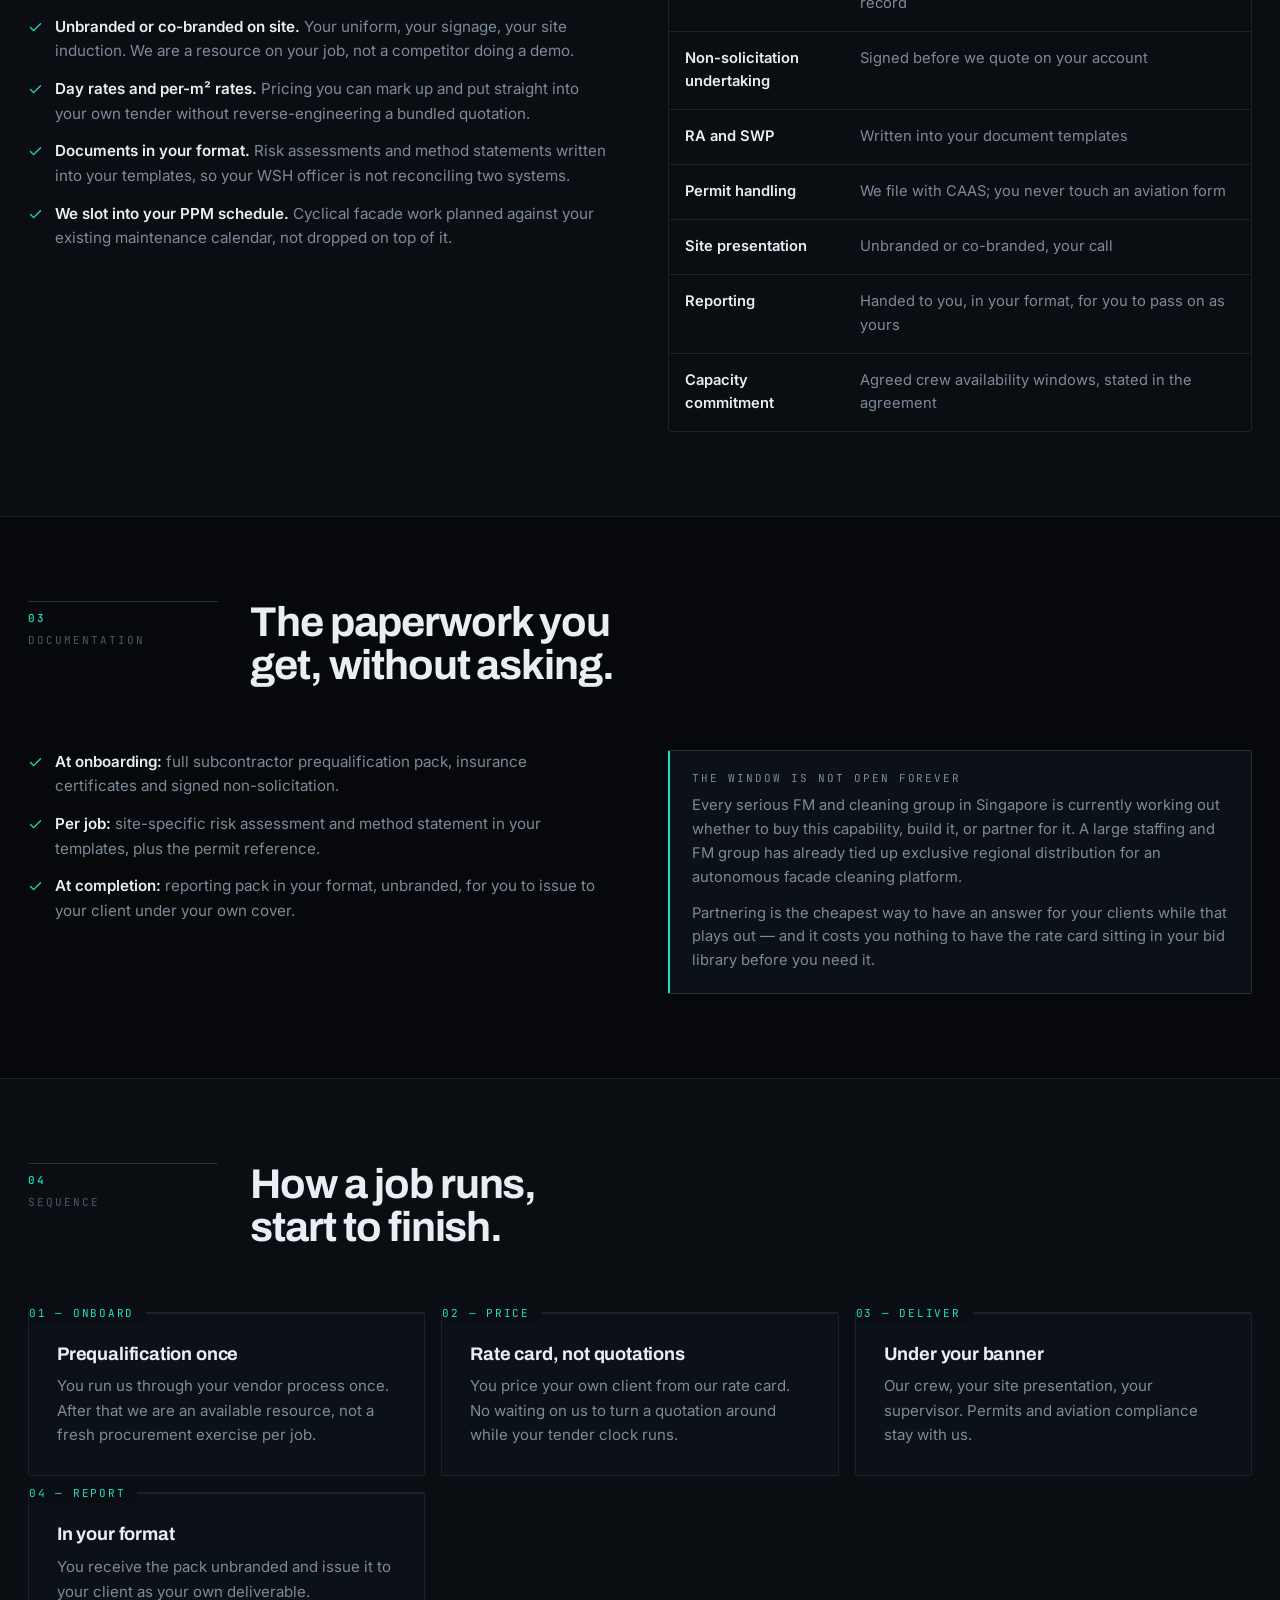
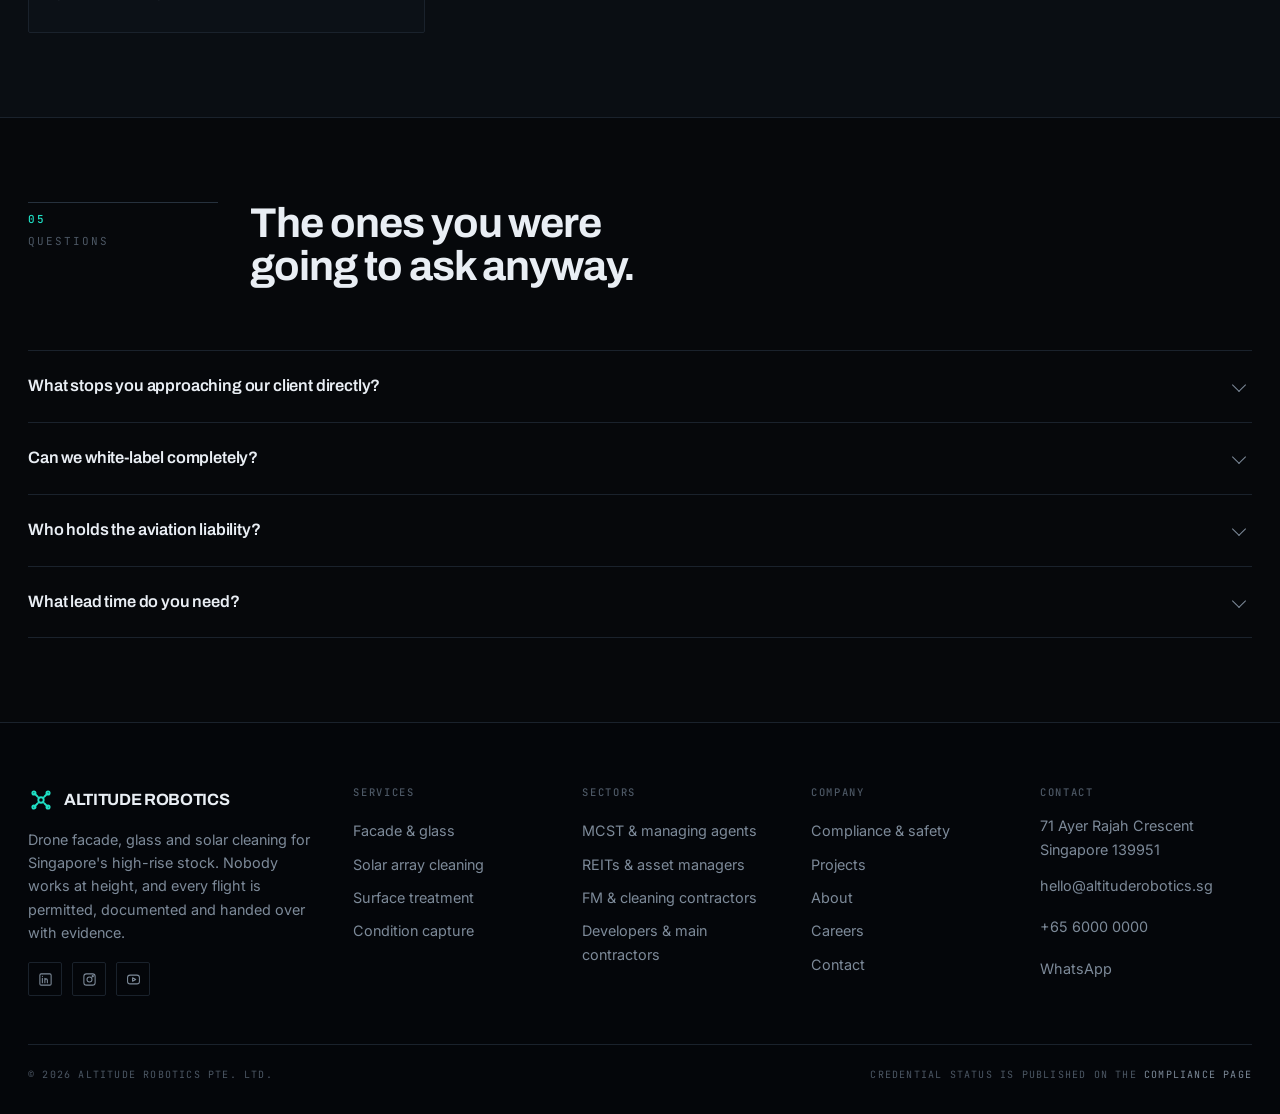
<file: sectors-fm.html>
<!DOCTYPE html>
<html lang="en">
<head>
<meta charset="UTF-8">
<meta name="viewport" content="width=device-width, initial-scale=1">
<title>For FM and cleaning contractors &mdash; Altitude Robotics</title>
<meta name="description" content="White-label drone facade cleaning capacity for Singapore facility management and cleaning contractors. Keep the client, subcontract the height.">
<meta property="og:title" content="For FM and cleaning contractors &mdash; Altitude Robotics">
<meta property="og:description" content="White-label drone facade cleaning capacity for Singapore facility management and cleaning contractors. Keep the client, subcontract the height.">
<meta property="og:type" content="website">
<meta name="theme-color" content="#06080B">
<link rel="preconnect" href="https://fonts.googleapis.com">
<link rel="preconnect" href="https://fonts.gstatic.com" crossorigin>
<link href="https://fonts.googleapis.com/css2?family=Archivo:wght@500;600;700;800&amp;family=Inter:wght@400;500;600&amp;family=JetBrains+Mono:wght@400;500&amp;display=swap" rel="stylesheet">
<script>document.documentElement.classList.add('js');</script>
<link rel="stylesheet" href="assets/site.css">
<script src="assets/site.js" defer></script>
</head>
<body data-nav="fm">
<a class="skip" href="#main">Skip to content</a>

<div class="opsbar"><div class="wrap">
  <span><span class="dot"></span>Operating in Singapore &mdash; all flights under CAAS permit</span>
  <span><b id="sgt">&mdash;&mdash;</b></span>
</div></div>

<header><div class="wrap nav">
  <a href="index.html" class="logo" data-nav-key="home"><span class="mark"><svg viewBox="0 0 24 24" fill="none" stroke="currentColor" stroke-width="1.7" stroke-linecap="round" stroke-linejoin="round" aria-hidden="true" width="100%" height="100%"><path d="M12 9.5a2.5 2.5 0 100 5 2.5 2.5 0 000-5zM6 6 9 9M18 6l-3 3M6 18l3-3M18 18l-3-3M4 5.5a1.5 1.5 0 113 0 1.5 1.5 0 01-3 0zM17 5.5a1.5 1.5 0 113 0 1.5 1.5 0 01-3 0zM4 18.5a1.5 1.5 0 113 0 1.5 1.5 0 01-3 0zM17 18.5a1.5 1.5 0 113 0 1.5 1.5 0 01-3 0z"/></svg></span>Altitude Robotics</a>
  
      <ul class="nav-links">
        <li><a href="services.html" data-nav-key="services">Services</a></li>
        <li data-dropdown>
          <button class="dbtn" aria-expanded="false" aria-haspopup="true">Sectors
            <svg viewBox="0 0 24 24" fill="none" stroke="currentColor" stroke-width="2.4" stroke-linecap="round" stroke-linejoin="round" aria-hidden="true"><path d="M6 9l6 6 6-6"/></svg>
          </button>
          <div class="drop"><a href="sectors-mcst.html" data-nav-key="mcst">MCST &amp; managing agents<span>Condominium and strata councils working to an AGM calendar and a sinking fund.</span></a><a href="sectors-reit.html" data-nav-key="reit">REITs &amp; asset managers<span>Portfolio owners who need repeatable numbers, ESG data and no incidents.</span></a><a href="sectors-fm.html" data-nav-key="fm">FM &amp; cleaning contractors<span>Keep the contract. Subcontract the height. White-label aerial capacity.</span></a><a href="sectors-developer.html" data-nav-key="dev">Developers &amp; main contractors<span>Handover cleans and defect-liability recleans that fit inside the programme.</span></a></div>
        </li>
        <li><a href="compliance.html" data-nav-key="compliance">Compliance</a></li>
        <li><a href="projects.html" data-nav-key="projects">Projects</a></li>
        <li><a href="about.html" data-nav-key="about">About</a></li>
      </ul>
  <div class="nav-cta">
    <a class="btn btn-primary btn-sm" href="contact.html">Request a site survey <svg viewBox="0 0 24 24" fill="none" stroke="currentColor" stroke-width="1.8" stroke-linecap="round" stroke-linejoin="round" aria-hidden="true"><path d="M5 12h14M13 6l6 6-6 6"/></svg></a>
    <button class="burger" aria-label="Open menu" aria-expanded="false"><span></span><span></span><span></span></button>
  </div>
</div></header>

  <nav class="mobile-menu" aria-label="Mobile">
    <a href="index.html" data-nav-key="home">Home</a>
    <a href="services.html" data-nav-key="services">Services</a>
    <div class="grp">Sectors</div>
    <a href="sectors-mcst.html" data-nav-key="mcst">MCST &amp; managing agents</a><a href="sectors-reit.html" data-nav-key="reit">REITs &amp; asset managers</a><a href="sectors-fm.html" data-nav-key="fm">FM &amp; cleaning contractors</a><a href="sectors-developer.html" data-nav-key="dev">Developers &amp; main contractors</a>
    <div class="grp">Company</div>
    <a href="compliance.html" data-nav-key="compliance">Compliance &amp; safety</a>
    <a href="projects.html" data-nav-key="projects">Projects</a>
    <a href="about.html" data-nav-key="about">About</a>
    <a href="careers.html" data-nav-key="careers">Careers</a>
    <a class="btn btn-primary" href="contact.html">Request a site survey <svg viewBox="0 0 24 24" fill="none" stroke="currentColor" stroke-width="1.8" stroke-linecap="round" stroke-linejoin="round" aria-hidden="true"><path d="M5 12h14M13 6l6 6-6 6"/></svg></a>
  </nav>

<main id="main">
<section class="phero"><div class="wrap"><div class="crumb"><a href="index.html">Home</a><i>/</i><span>Sectors</span><i>/</i><span>FM &amp; cleaning contractors</span></div><div style="margin-top:26px"><span class="eyebrow">Built for FM &amp; cleaning contractors</span><h1>Keep the contract. Subcontract the height.</h1><p class="lead">Your client is asking about drones. Building the capability yourself means airframes, pilots, permits and an insurance conversation you did not budget for &mdash; and it means being the operator of record when something goes wrong. Bringing it in as a subcontracted line keeps the relationship where it is and puts the aviation risk with the people who are licensed for it.</p><div class="phero-meta"><span class="pill">Subcontract</span><span class="pill">White-label</span><span class="pill">Day rates</span><span class="pill">No client contact</span></div></div></div></section>
<section class="sec flush">
  <div class="wrap">
    <div class="sec-head reveal"><div class="idx"><b>01</b>Your exposure</div><div><h2>What you are accountable for.</h2></div></div>
    <div class="g3"><article class="card reveal"><div class="lbl lbl-a">The relationship</div><h3 style="margin:12px 0 8px">The client is yours and stays yours</h3><p>You have spent years on that account. The last thing you need is a specialist subcontractor introducing themselves to your client and quoting direct six months later.</p></article><article class="card reveal"><div class="lbl lbl-a">The scope</div><h3 style="margin:12px 0 8px">You are being asked for something new</h3><p>Drone facade cleaning is turning up in tender documents and AGM agendas. Answering &ldquo;we do not do that&rdquo; often enough eventually costs you the whole contract, not just the facade line.</p></article><article class="card reveal"><div class="lbl lbl-a">The risk</div><h3 style="margin:12px 0 8px">Aviation is a different liability class</h3><p>Operating unmanned aircraft commercially means operator permits, licensed pilots, per-site activity permits and specific insurance. That is a capability build, not a purchase, and it sits on your licence if you take it on.</p></article></div>
  </div>
</section>

<section class="sec alt">
  <div class="wrap">
    <div class="sec-head reveal"><div class="idx"><b>02</b>How we fit</div><div><h2>Where we slot into how you already work.</h2></div></div>
    <div class="split">
      <div><p class="lead" style="margin-bottom:24px">We are set up to work behind you. Our crews turn up in whatever presentation you specify, report to your site supervisor, and never contact your client without you in the room.</p><ul class="checks"><li><svg viewBox="0 0 24 24" fill="none" stroke="currentColor" stroke-width="2" stroke-linecap="round" stroke-linejoin="round" aria-hidden="true"><path d="M20 6L9 17l-5-5"/></svg><span><b>Non-solicitation, in writing.</b> Your clients are off limits for the term and after it. We will sign it before we quote, not after you ask.</span></li><li><svg viewBox="0 0 24 24" fill="none" stroke="currentColor" stroke-width="2" stroke-linecap="round" stroke-linejoin="round" aria-hidden="true"><path d="M20 6L9 17l-5-5"/></svg><span><b>Unbranded or co-branded on site.</b> Your uniform, your signage, your site induction. We are a resource on your job, not a competitor doing a demo.</span></li><li><svg viewBox="0 0 24 24" fill="none" stroke="currentColor" stroke-width="2" stroke-linecap="round" stroke-linejoin="round" aria-hidden="true"><path d="M20 6L9 17l-5-5"/></svg><span><b>Day rates and per-m&sup2; rates.</b> Pricing you can mark up and put straight into your own tender without reverse-engineering a bundled quotation.</span></li><li><svg viewBox="0 0 24 24" fill="none" stroke="currentColor" stroke-width="2" stroke-linecap="round" stroke-linejoin="round" aria-hidden="true"><path d="M20 6L9 17l-5-5"/></svg><span><b>Documents in your format.</b> Risk assessments and method statements written into your templates, so your WSH officer is not reconciling two systems.</span></li><li><svg viewBox="0 0 24 24" fill="none" stroke="currentColor" stroke-width="2" stroke-linecap="round" stroke-linejoin="round" aria-hidden="true"><path d="M20 6L9 17l-5-5"/></svg><span><b>We slot into your PPM schedule.</b> Cyclical facade work planned against your existing maintenance calendar, not dropped on top of it.</span></li></ul></div>
      <div>
        <div class="tblwrap reveal">
          <table class="tbl"><caption>What you get, every job</caption>
            <tbody><tr><th scope="row">Rate card</th><td>Day rate and per-m&sup2;, with mobilisation stated separately</td></tr><tr><th scope="row">Subcontractor pack</th><td>Licences, insurance, bizSAFE, ISO position, safety record</td></tr><tr><th scope="row">Non-solicitation undertaking</th><td>Signed before we quote on your account</td></tr><tr><th scope="row">RA and SWP</th><td>Written into your document templates</td></tr><tr><th scope="row">Permit handling</th><td>We file with CAAS; you never touch an aviation form</td></tr><tr><th scope="row">Site presentation</th><td>Unbranded or co-branded, your call</td></tr><tr><th scope="row">Reporting</th><td>Handed to you, in your format, for you to pass on as yours</td></tr><tr><th scope="row">Capacity commitment</th><td>Agreed crew availability windows, stated in the agreement</td></tr></tbody>
          </table>
        </div>
      </div>
    </div>
  </div>
</section>

<section class="sec">
  <div class="wrap">
    <div class="sec-head reveal"><div class="idx"><b>03</b>Documentation</div><div><h2>The paperwork you get, without asking.</h2></div></div>
    <div class="split">
      <div><ul class="checks"><li><svg viewBox="0 0 24 24" fill="none" stroke="currentColor" stroke-width="2" stroke-linecap="round" stroke-linejoin="round" aria-hidden="true"><path d="M20 6L9 17l-5-5"/></svg><span><b>At onboarding:</b> full subcontractor prequalification pack, insurance certificates and signed non-solicitation.</span></li><li><svg viewBox="0 0 24 24" fill="none" stroke="currentColor" stroke-width="2" stroke-linecap="round" stroke-linejoin="round" aria-hidden="true"><path d="M20 6L9 17l-5-5"/></svg><span><b>Per job:</b> site-specific risk assessment and method statement in your templates, plus the permit reference.</span></li><li><svg viewBox="0 0 24 24" fill="none" stroke="currentColor" stroke-width="2" stroke-linecap="round" stroke-linejoin="round" aria-hidden="true"><path d="M20 6L9 17l-5-5"/></svg><span><b>At completion:</b> reporting pack in your format, unbranded, for you to issue to your client under your own cover.</span></li></ul></div>
      <div><div class="note reveal"><div class="lbl">The window is not open forever</div><p style="margin-bottom:12px">Every serious FM and cleaning group in Singapore is currently working out whether to buy this capability, build it, or partner for it. A large staffing and FM group has already tied up exclusive regional distribution for an autonomous facade cleaning platform.</p><p>Partnering is the cheapest way to have an answer for your clients while that plays out &mdash; and it costs you nothing to have the rate card sitting in your bid library before you need it.</p></div></div>
    </div>
  </div>
</section>

<section class="sec alt">
  <div class="wrap">
    <div class="sec-head reveal"><div class="idx"><b>04</b>Sequence</div><div><h2>How a job runs, start to finish.</h2></div></div>
    <div class="g3"><article class="card stepcard reveal"><div class="num"><i>01 &mdash; ONBOARD</i></div><h3>Prequalification once</h3><p>You run us through your vendor process once. After that we are an available resource, not a fresh procurement exercise per job.</p></article><article class="card stepcard reveal"><div class="num"><i>02 &mdash; PRICE</i></div><h3>Rate card, not quotations</h3><p>You price your own client from our rate card. No waiting on us to turn a quotation around while your tender clock runs.</p></article><article class="card stepcard reveal"><div class="num"><i>03 &mdash; DELIVER</i></div><h3>Under your banner</h3><p>Our crew, your site presentation, your supervisor. Permits and aviation compliance stay with us.</p></article><article class="card stepcard reveal"><div class="num"><i>04 &mdash; REPORT</i></div><h3>In your format</h3><p>You receive the pack unbranded and issue it to your client as your own deliverable.</p></article></div>
  </div>
</section>

<section class="sec">
  <div class="wrap">
    <div class="sec-head reveal"><div class="idx"><b>05</b>Questions</div><div><h2>The ones you were going to ask anyway.</h2></div></div>
    <div class="acc reveal"><details><summary>What stops you approaching our client directly?</summary><div class="ans"><p>A signed non-solicitation undertaking covering the account for the term and a defined period after it, executed before we quote. We will also decline inbound enquiries from a building we know is yours and tell you it came in &mdash; that is more valuable to us than one job.</p></div></details><details><summary>Can we white-label completely?</summary><div class="ans"><p>Yes. Unbranded crew presentation and reporting delivered without our name on it are both standard options. Some contractors prefer co-branding because the technology is a selling point for them; that is your commercial decision, not ours.</p></div></details><details><summary>Who holds the aviation liability?</summary><div class="ans"><p>We do. The operator permit, the pilot licences, the per-site activity permit and the aviation liability cover are ours, and the flight is our operation. Your exposure is the same as engaging any other specialist subcontractor.</p></div></details><details><summary>What lead time do you need?</summary><div class="ans"><p>Crew scheduling is usually days. The binding constraint is the CAAS activity permit, which runs two to four weeks per site. If you are bidding work with a fixed start date, involve us at bid stage rather than at award, and we will file early.</p></div></details></div>
  </div>
</section>

</main>

<footer><div class="wrap">
  <div class="fgrid">
    <div class="fcol fbrand">
      <a href="index.html" class="logo"><span class="mark"><svg viewBox="0 0 24 24" fill="none" stroke="currentColor" stroke-width="1.7" stroke-linecap="round" stroke-linejoin="round" aria-hidden="true" width="100%" height="100%"><path d="M12 9.5a2.5 2.5 0 100 5 2.5 2.5 0 000-5zM6 6 9 9M18 6l-3 3M6 18l3-3M18 18l-3-3M4 5.5a1.5 1.5 0 113 0 1.5 1.5 0 01-3 0zM17 5.5a1.5 1.5 0 113 0 1.5 1.5 0 01-3 0zM4 18.5a1.5 1.5 0 113 0 1.5 1.5 0 01-3 0zM17 18.5a1.5 1.5 0 113 0 1.5 1.5 0 01-3 0z"/></svg></span>Altitude Robotics</a>
      <p>Drone facade, glass and solar cleaning for Singapore's high-rise stock. Nobody works at height, and every flight is permitted, documented and handed over with evidence.</p>
      <div class="socials"><a href="#" aria-label="LinkedIn"><svg viewBox="0 0 24 24" fill="none" stroke="currentColor" stroke-width="1.7" stroke-linecap="round" stroke-linejoin="round" aria-hidden="true"><rect x="3" y="3" width="18" height="18" rx="2"/><path d="M7 10v7M7 7v.01M11 17v-4a2 2 0 014 0v4M11 17v-7"/></svg></a><a href="#" aria-label="Instagram"><svg viewBox="0 0 24 24" fill="none" stroke="currentColor" stroke-width="1.7" stroke-linecap="round" stroke-linejoin="round" aria-hidden="true"><rect x="3" y="3" width="18" height="18" rx="4"/><circle cx="12" cy="12" r="4"/><circle cx="17.2" cy="6.8" r="1"/></svg></a><a href="#" aria-label="YouTube"><svg viewBox="0 0 24 24" fill="none" stroke="currentColor" stroke-width="1.7" stroke-linecap="round" stroke-linejoin="round" aria-hidden="true"><rect x="2.5" y="5" width="19" height="14" rx="4"/><path d="M10.5 9.2l5 2.8-5 2.8z"/></svg></a></div>
    </div>
    <div class="fcol"><h2>Services</h2>
      <a href="services.html#facade">Facade &amp; glass</a>
      <a href="services.html#solar">Solar array cleaning</a>
      <a href="services.html#treatment">Surface treatment</a>
      <a href="services.html#capture">Condition capture</a>
    </div>
    <div class="fcol"><h2>Sectors</h2><a href="sectors-mcst.html">MCST &amp; managing agents</a><a href="sectors-reit.html">REITs &amp; asset managers</a><a href="sectors-fm.html">FM &amp; cleaning contractors</a><a href="sectors-developer.html">Developers &amp; main contractors</a></div>
    <div class="fcol"><h2>Company</h2>
      <a href="compliance.html">Compliance &amp; safety</a>
      <a href="projects.html">Projects</a>
      <a href="about.html">About</a>
      <a href="careers.html">Careers</a>
      <a href="contact.html">Contact</a>
    </div>
    <div class="fcol"><h2>Contact</h2>
      <p>71 Ayer Rajah Crescent<br>Singapore 139951</p>
      <p><a href="mailto:hello@altituderobotics.sg">hello@altituderobotics.sg</a></p>
      <p><a href="tel:+6560000000">+65 6000 0000</a></p>
      <p><a href="https://wa.me/6560000000">WhatsApp</a></p>
    </div>
  </div>
  <div class="fbottom">
    <span>&copy; <span data-year>2026</span> Altitude Robotics Pte. Ltd.</span>
    <span>Credential status is published on the <a href="compliance.html" style="color:var(--ink-2)">compliance page</a></span>
  </div>
</div></footer>
</body>
</html>
</file>
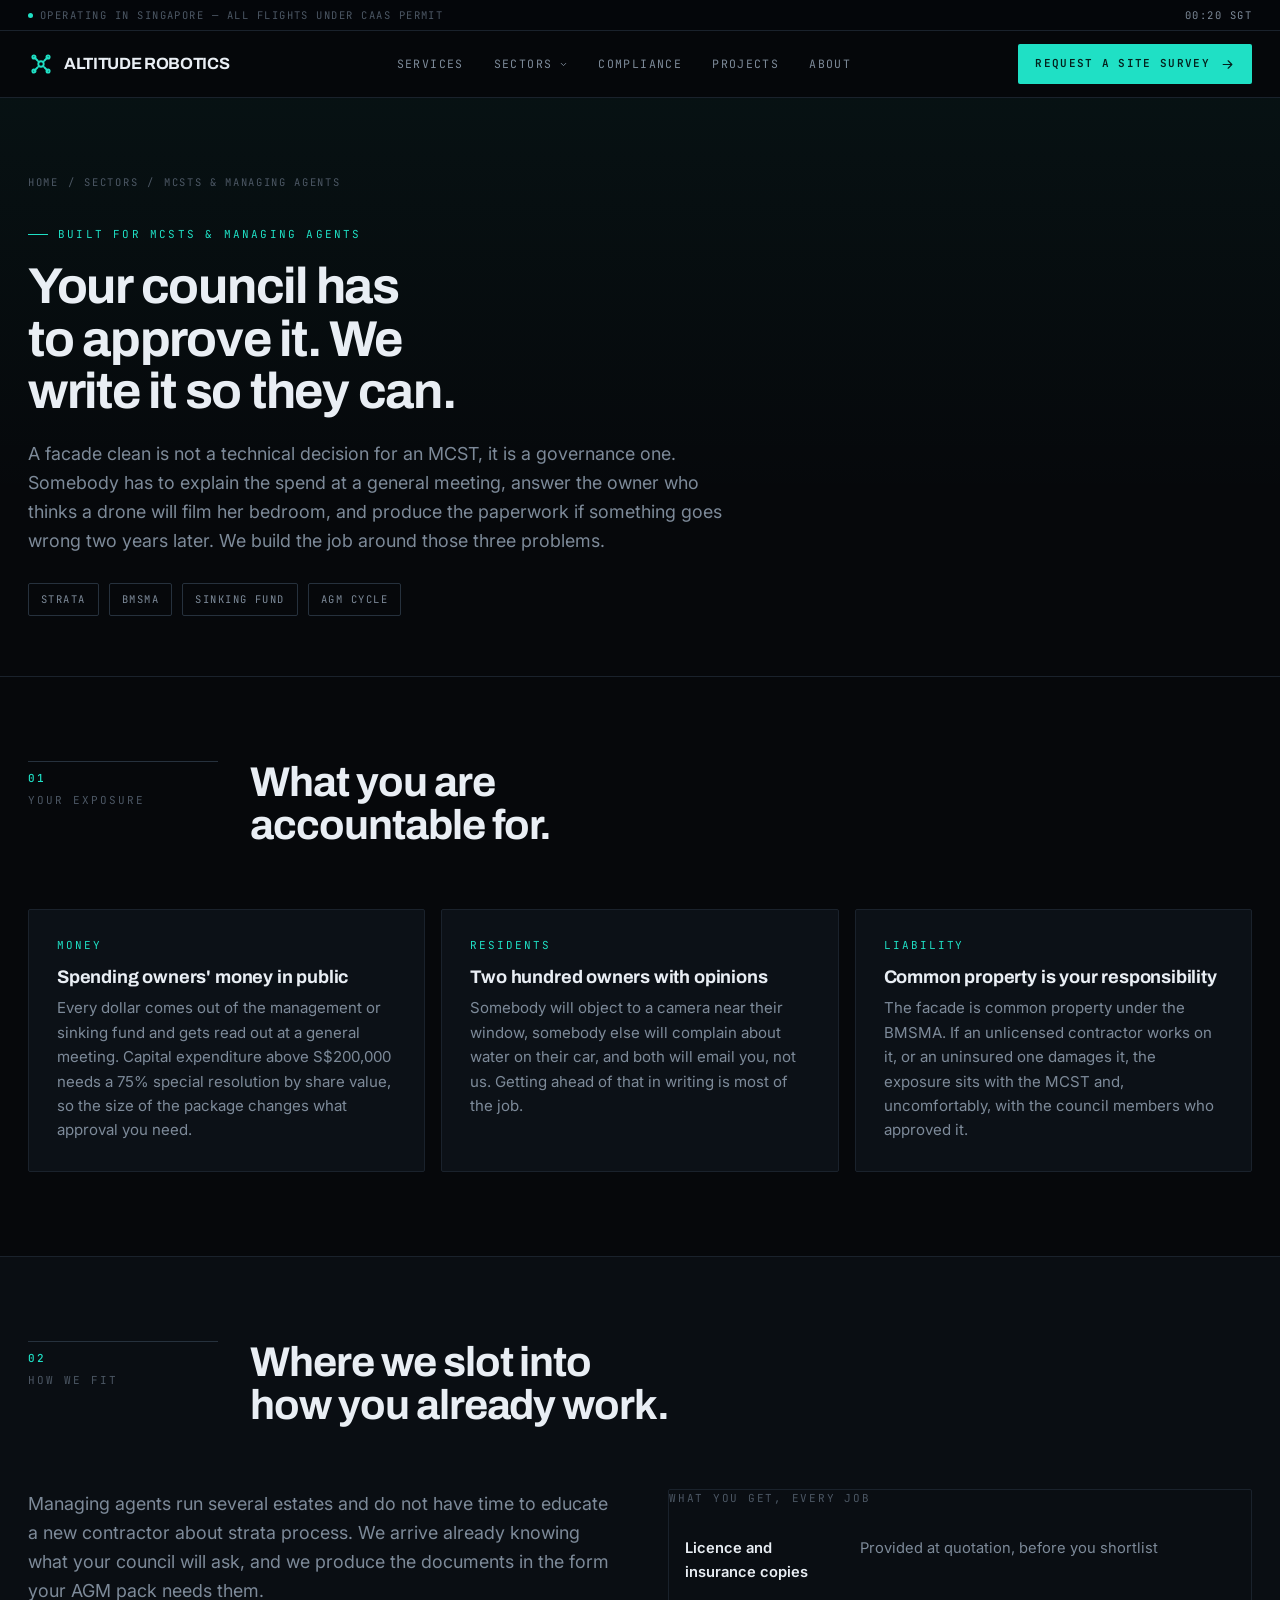
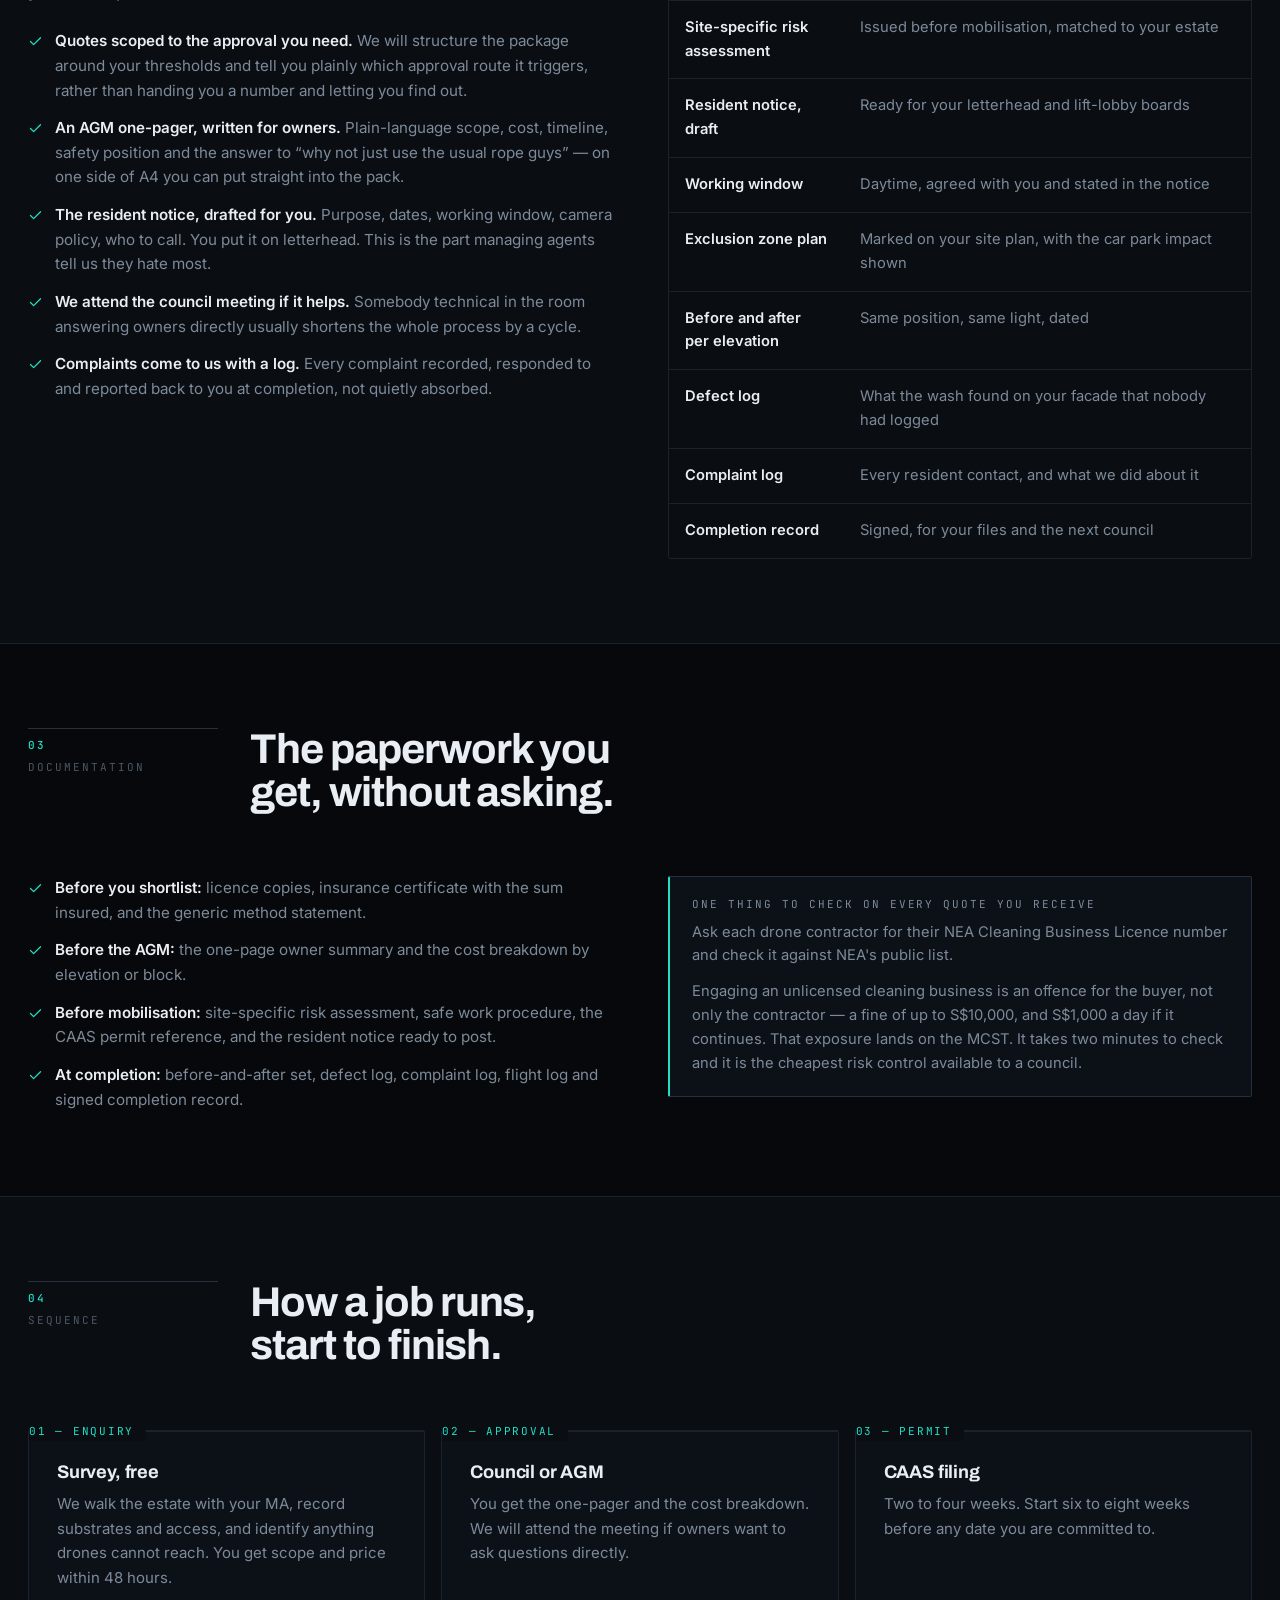
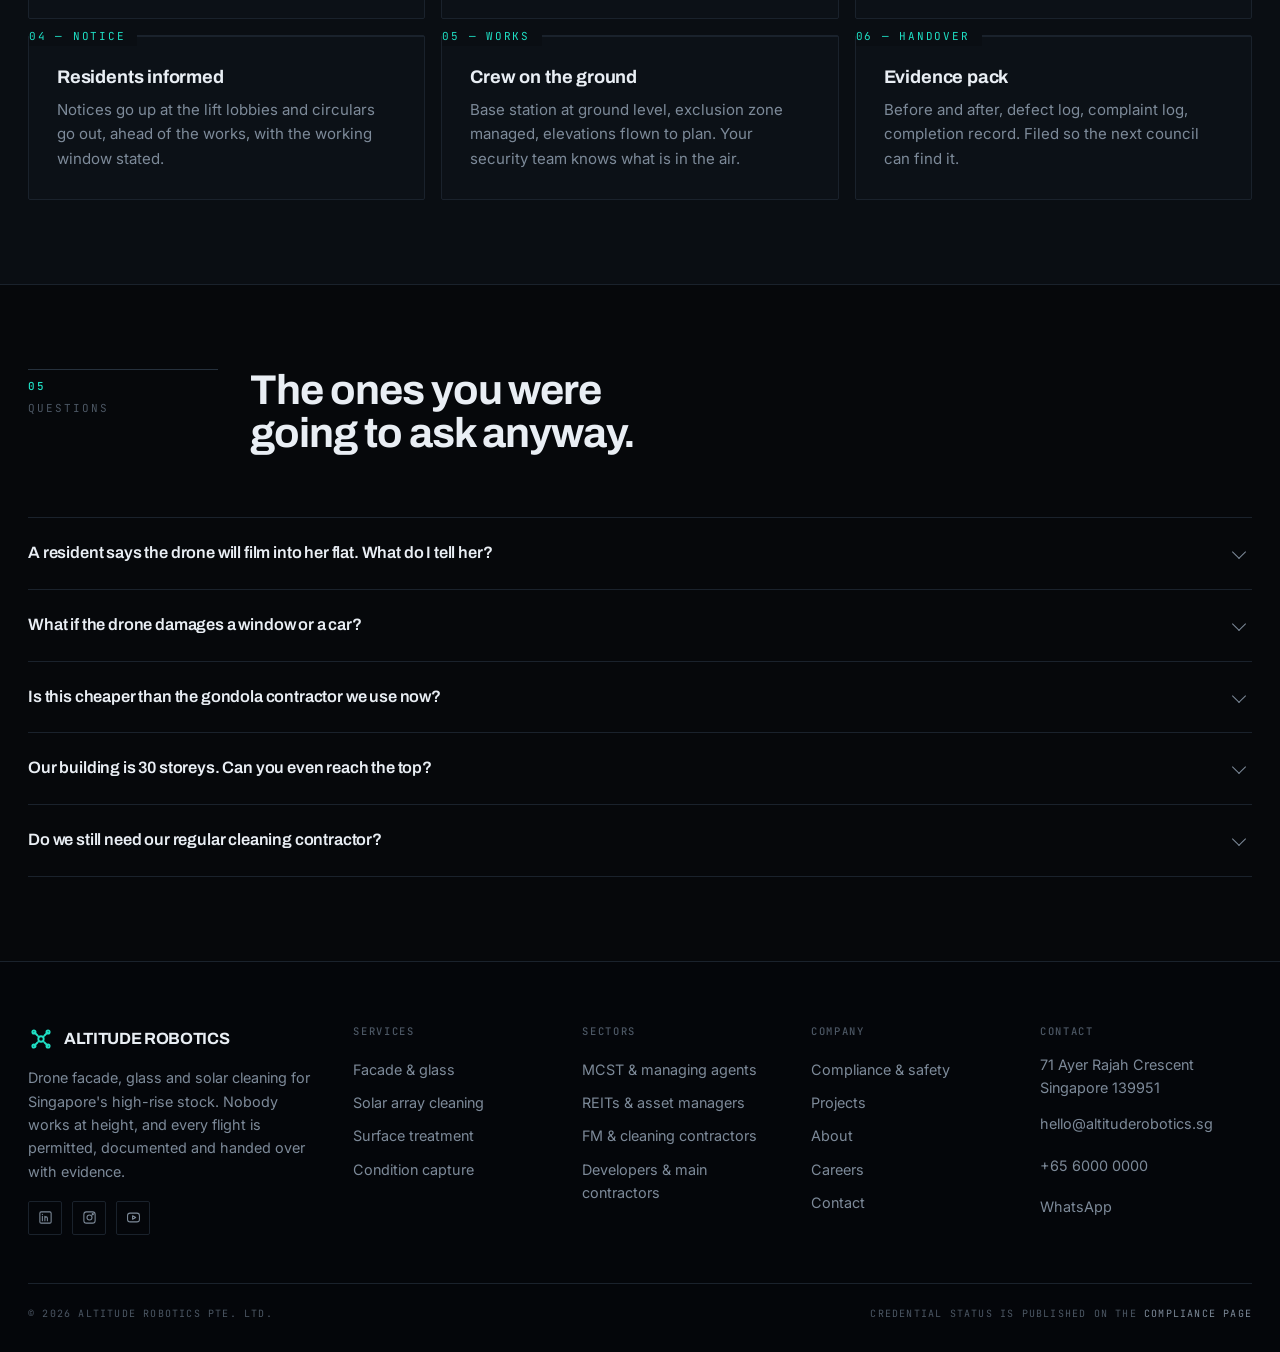
<file: sectors-mcst.html>
<!DOCTYPE html>
<html lang="en">
<head>
<meta charset="UTF-8">
<meta name="viewport" content="width=device-width, initial-scale=1">
<title>For MCSTs and managing agents &mdash; Altitude Robotics</title>
<meta name="description" content="Drone facade cleaning for Singapore condominiums: AGM-ready pricing, resident notice templates, PDPA compliance and a documented handover for your council.">
<meta property="og:title" content="For MCSTs and managing agents &mdash; Altitude Robotics">
<meta property="og:description" content="Drone facade cleaning for Singapore condominiums: AGM-ready pricing, resident notice templates, PDPA compliance and a documented handover for your council.">
<meta property="og:type" content="website">
<meta name="theme-color" content="#06080B">
<link rel="preconnect" href="https://fonts.googleapis.com">
<link rel="preconnect" href="https://fonts.gstatic.com" crossorigin>
<link href="https://fonts.googleapis.com/css2?family=Archivo:wght@500;600;700;800&amp;family=Inter:wght@400;500;600&amp;family=JetBrains+Mono:wght@400;500&amp;display=swap" rel="stylesheet">
<script>document.documentElement.classList.add('js');</script>
<link rel="stylesheet" href="assets/site.css">
<script src="assets/site.js" defer></script>
</head>
<body data-nav="mcst">
<a class="skip" href="#main">Skip to content</a>

<div class="opsbar"><div class="wrap">
  <span><span class="dot"></span>Operating in Singapore &mdash; all flights under CAAS permit</span>
  <span><b id="sgt">&mdash;&mdash;</b></span>
</div></div>

<header><div class="wrap nav">
  <a href="index.html" class="logo" data-nav-key="home"><span class="mark"><svg viewBox="0 0 24 24" fill="none" stroke="currentColor" stroke-width="1.7" stroke-linecap="round" stroke-linejoin="round" aria-hidden="true" width="100%" height="100%"><path d="M12 9.5a2.5 2.5 0 100 5 2.5 2.5 0 000-5zM6 6 9 9M18 6l-3 3M6 18l3-3M18 18l-3-3M4 5.5a1.5 1.5 0 113 0 1.5 1.5 0 01-3 0zM17 5.5a1.5 1.5 0 113 0 1.5 1.5 0 01-3 0zM4 18.5a1.5 1.5 0 113 0 1.5 1.5 0 01-3 0zM17 18.5a1.5 1.5 0 113 0 1.5 1.5 0 01-3 0z"/></svg></span>Altitude Robotics</a>
  
      <ul class="nav-links">
        <li><a href="services.html" data-nav-key="services">Services</a></li>
        <li data-dropdown>
          <button class="dbtn" aria-expanded="false" aria-haspopup="true">Sectors
            <svg viewBox="0 0 24 24" fill="none" stroke="currentColor" stroke-width="2.4" stroke-linecap="round" stroke-linejoin="round" aria-hidden="true"><path d="M6 9l6 6 6-6"/></svg>
          </button>
          <div class="drop"><a href="sectors-mcst.html" data-nav-key="mcst">MCST &amp; managing agents<span>Condominium and strata councils working to an AGM calendar and a sinking fund.</span></a><a href="sectors-reit.html" data-nav-key="reit">REITs &amp; asset managers<span>Portfolio owners who need repeatable numbers, ESG data and no incidents.</span></a><a href="sectors-fm.html" data-nav-key="fm">FM &amp; cleaning contractors<span>Keep the contract. Subcontract the height. White-label aerial capacity.</span></a><a href="sectors-developer.html" data-nav-key="dev">Developers &amp; main contractors<span>Handover cleans and defect-liability recleans that fit inside the programme.</span></a></div>
        </li>
        <li><a href="compliance.html" data-nav-key="compliance">Compliance</a></li>
        <li><a href="projects.html" data-nav-key="projects">Projects</a></li>
        <li><a href="about.html" data-nav-key="about">About</a></li>
      </ul>
  <div class="nav-cta">
    <a class="btn btn-primary btn-sm" href="contact.html">Request a site survey <svg viewBox="0 0 24 24" fill="none" stroke="currentColor" stroke-width="1.8" stroke-linecap="round" stroke-linejoin="round" aria-hidden="true"><path d="M5 12h14M13 6l6 6-6 6"/></svg></a>
    <button class="burger" aria-label="Open menu" aria-expanded="false"><span></span><span></span><span></span></button>
  </div>
</div></header>

  <nav class="mobile-menu" aria-label="Mobile">
    <a href="index.html" data-nav-key="home">Home</a>
    <a href="services.html" data-nav-key="services">Services</a>
    <div class="grp">Sectors</div>
    <a href="sectors-mcst.html" data-nav-key="mcst">MCST &amp; managing agents</a><a href="sectors-reit.html" data-nav-key="reit">REITs &amp; asset managers</a><a href="sectors-fm.html" data-nav-key="fm">FM &amp; cleaning contractors</a><a href="sectors-developer.html" data-nav-key="dev">Developers &amp; main contractors</a>
    <div class="grp">Company</div>
    <a href="compliance.html" data-nav-key="compliance">Compliance &amp; safety</a>
    <a href="projects.html" data-nav-key="projects">Projects</a>
    <a href="about.html" data-nav-key="about">About</a>
    <a href="careers.html" data-nav-key="careers">Careers</a>
    <a class="btn btn-primary" href="contact.html">Request a site survey <svg viewBox="0 0 24 24" fill="none" stroke="currentColor" stroke-width="1.8" stroke-linecap="round" stroke-linejoin="round" aria-hidden="true"><path d="M5 12h14M13 6l6 6-6 6"/></svg></a>
  </nav>

<main id="main">
<section class="phero"><div class="wrap"><div class="crumb"><a href="index.html">Home</a><i>/</i><span>Sectors</span><i>/</i><span>MCSTs &amp; managing agents</span></div><div style="margin-top:26px"><span class="eyebrow">Built for MCSTs &amp; managing agents</span><h1>Your council has to approve it. We write it so they can.</h1><p class="lead">A facade clean is not a technical decision for an MCST, it is a governance one. Somebody has to explain the spend at a general meeting, answer the owner who thinks a drone will film her bedroom, and produce the paperwork if something goes wrong two years later. We build the job around those three problems.</p><div class="phero-meta"><span class="pill">Strata</span><span class="pill">BMSMA</span><span class="pill">Sinking fund</span><span class="pill">AGM cycle</span></div></div></div></section>
<section class="sec flush">
  <div class="wrap">
    <div class="sec-head reveal"><div class="idx"><b>01</b>Your exposure</div><div><h2>What you are accountable for.</h2></div></div>
    <div class="g3"><article class="card reveal"><div class="lbl lbl-a">Money</div><h3 style="margin:12px 0 8px">Spending owners' money in public</h3><p>Every dollar comes out of the management or sinking fund and gets read out at a general meeting. Capital expenditure above S$200,000 needs a 75% special resolution by share value, so the size of the package changes what approval you need.</p></article><article class="card reveal"><div class="lbl lbl-a">Residents</div><h3 style="margin:12px 0 8px">Two hundred owners with opinions</h3><p>Somebody will object to a camera near their window, somebody else will complain about water on their car, and both will email you, not us. Getting ahead of that in writing is most of the job.</p></article><article class="card reveal"><div class="lbl lbl-a">Liability</div><h3 style="margin:12px 0 8px">Common property is your responsibility</h3><p>The facade is common property under the BMSMA. If an unlicensed contractor works on it, or an uninsured one damages it, the exposure sits with the MCST and, uncomfortably, with the council members who approved it.</p></article></div>
  </div>
</section>

<section class="sec alt">
  <div class="wrap">
    <div class="sec-head reveal"><div class="idx"><b>02</b>How we fit</div><div><h2>Where we slot into how you already work.</h2></div></div>
    <div class="split">
      <div><p class="lead" style="margin-bottom:24px">Managing agents run several estates and do not have time to educate a new contractor about strata process. We arrive already knowing what your council will ask, and we produce the documents in the form your AGM pack needs them.</p><ul class="checks"><li><svg viewBox="0 0 24 24" fill="none" stroke="currentColor" stroke-width="2" stroke-linecap="round" stroke-linejoin="round" aria-hidden="true"><path d="M20 6L9 17l-5-5"/></svg><span><b>Quotes scoped to the approval you need.</b> We will structure the package around your thresholds and tell you plainly which approval route it triggers, rather than handing you a number and letting you find out.</span></li><li><svg viewBox="0 0 24 24" fill="none" stroke="currentColor" stroke-width="2" stroke-linecap="round" stroke-linejoin="round" aria-hidden="true"><path d="M20 6L9 17l-5-5"/></svg><span><b>An AGM one-pager, written for owners.</b> Plain-language scope, cost, timeline, safety position and the answer to &ldquo;why not just use the usual rope guys&rdquo; &mdash; on one side of A4 you can put straight into the pack.</span></li><li><svg viewBox="0 0 24 24" fill="none" stroke="currentColor" stroke-width="2" stroke-linecap="round" stroke-linejoin="round" aria-hidden="true"><path d="M20 6L9 17l-5-5"/></svg><span><b>The resident notice, drafted for you.</b> Purpose, dates, working window, camera policy, who to call. You put it on letterhead. This is the part managing agents tell us they hate most.</span></li><li><svg viewBox="0 0 24 24" fill="none" stroke="currentColor" stroke-width="2" stroke-linecap="round" stroke-linejoin="round" aria-hidden="true"><path d="M20 6L9 17l-5-5"/></svg><span><b>We attend the council meeting if it helps.</b> Somebody technical in the room answering owners directly usually shortens the whole process by a cycle.</span></li><li><svg viewBox="0 0 24 24" fill="none" stroke="currentColor" stroke-width="2" stroke-linecap="round" stroke-linejoin="round" aria-hidden="true"><path d="M20 6L9 17l-5-5"/></svg><span><b>Complaints come to us with a log.</b> Every complaint recorded, responded to and reported back to you at completion, not quietly absorbed.</span></li></ul></div>
      <div>
        <div class="tblwrap reveal">
          <table class="tbl"><caption>What you get, every job</caption>
            <tbody><tr><th scope="row">Licence and insurance copies</th><td>Provided at quotation, before you shortlist</td></tr><tr><th scope="row">Site-specific risk assessment</th><td>Issued before mobilisation, matched to your estate</td></tr><tr><th scope="row">Resident notice, draft</th><td>Ready for your letterhead and lift-lobby boards</td></tr><tr><th scope="row">Working window</th><td>Daytime, agreed with you and stated in the notice</td></tr><tr><th scope="row">Exclusion zone plan</th><td>Marked on your site plan, with the car park impact shown</td></tr><tr><th scope="row">Before and after per elevation</th><td>Same position, same light, dated</td></tr><tr><th scope="row">Defect log</th><td>What the wash found on your facade that nobody had logged</td></tr><tr><th scope="row">Complaint log</th><td>Every resident contact, and what we did about it</td></tr><tr><th scope="row">Completion record</th><td>Signed, for your files and the next council</td></tr></tbody>
          </table>
        </div>
      </div>
    </div>
  </div>
</section>

<section class="sec">
  <div class="wrap">
    <div class="sec-head reveal"><div class="idx"><b>03</b>Documentation</div><div><h2>The paperwork you get, without asking.</h2></div></div>
    <div class="split">
      <div><ul class="checks"><li><svg viewBox="0 0 24 24" fill="none" stroke="currentColor" stroke-width="2" stroke-linecap="round" stroke-linejoin="round" aria-hidden="true"><path d="M20 6L9 17l-5-5"/></svg><span><b>Before you shortlist:</b> licence copies, insurance certificate with the sum insured, and the generic method statement.</span></li><li><svg viewBox="0 0 24 24" fill="none" stroke="currentColor" stroke-width="2" stroke-linecap="round" stroke-linejoin="round" aria-hidden="true"><path d="M20 6L9 17l-5-5"/></svg><span><b>Before the AGM:</b> the one-page owner summary and the cost breakdown by elevation or block.</span></li><li><svg viewBox="0 0 24 24" fill="none" stroke="currentColor" stroke-width="2" stroke-linecap="round" stroke-linejoin="round" aria-hidden="true"><path d="M20 6L9 17l-5-5"/></svg><span><b>Before mobilisation:</b> site-specific risk assessment, safe work procedure, the CAAS permit reference, and the resident notice ready to post.</span></li><li><svg viewBox="0 0 24 24" fill="none" stroke="currentColor" stroke-width="2" stroke-linecap="round" stroke-linejoin="round" aria-hidden="true"><path d="M20 6L9 17l-5-5"/></svg><span><b>At completion:</b> before-and-after set, defect log, complaint log, flight log and signed completion record.</span></li></ul></div>
      <div><div class="note reveal"><div class="lbl">One thing to check on every quote you receive</div><p style="margin-bottom:12px">Ask each drone contractor for their NEA Cleaning Business Licence number and check it against NEA's public list.</p><p>Engaging an unlicensed cleaning business is an offence for the buyer, not only the contractor &mdash; a fine of up to S$10,000, and S$1,000 a day if it continues. That exposure lands on the MCST. It takes two minutes to check and it is the cheapest risk control available to a council.</p></div></div>
    </div>
  </div>
</section>

<section class="sec alt">
  <div class="wrap">
    <div class="sec-head reveal"><div class="idx"><b>04</b>Sequence</div><div><h2>How a job runs, start to finish.</h2></div></div>
    <div class="g3"><article class="card stepcard reveal"><div class="num"><i>01 &mdash; ENQUIRY</i></div><h3>Survey, free</h3><p>We walk the estate with your MA, record substrates and access, and identify anything drones cannot reach. You get scope and price within 48 hours.</p></article><article class="card stepcard reveal"><div class="num"><i>02 &mdash; APPROVAL</i></div><h3>Council or AGM</h3><p>You get the one-pager and the cost breakdown. We will attend the meeting if owners want to ask questions directly.</p></article><article class="card stepcard reveal"><div class="num"><i>03 &mdash; PERMIT</i></div><h3>CAAS filing</h3><p>Two to four weeks. Start six to eight weeks before any date you are committed to.</p></article><article class="card stepcard reveal"><div class="num"><i>04 &mdash; NOTICE</i></div><h3>Residents informed</h3><p>Notices go up at the lift lobbies and circulars go out, ahead of the works, with the working window stated.</p></article><article class="card stepcard reveal"><div class="num"><i>05 &mdash; WORKS</i></div><h3>Crew on the ground</h3><p>Base station at ground level, exclusion zone managed, elevations flown to plan. Your security team knows what is in the air.</p></article><article class="card stepcard reveal"><div class="num"><i>06 &mdash; HANDOVER</i></div><h3>Evidence pack</h3><p>Before and after, defect log, complaint log, completion record. Filed so the next council can find it.</p></article></div>
  </div>
</section>

<section class="sec">
  <div class="wrap">
    <div class="sec-head reveal"><div class="idx"><b>05</b>Questions</div><div><h2>The ones you were going to ask anyway.</h2></div></div>
    <div class="acc reveal"><details><summary>A resident says the drone will film into her flat. What do I tell her?</summary><div class="ans"><p>That the concern is legitimate and the policy exists for exactly that reason. Cameras point at the building, not into it. Footage is used for facade condition and cleaning verification, is not redistributed or reproduced, and is retained only for the agreed period. Residents are asked to close windows and blinds during the pass over their elevation, which is the same guidance HDB uses on its own facade drone work.</p><p>We give you all of this in writing before the notice goes out, so you are not improvising an answer at the AGM.</p></div></details><details><summary>What if the drone damages a window or a car?</summary><div class="ans"><p>Third-party public liability cover applies, and the sum insured is on the compliance page rather than buried in a policy we make you request. The exclusion zone plan is agreed with you in advance precisely so that cars are not underneath us, and we will ask you to reserve or cone specific lots on specific days.</p></div></details><details><summary>Is this cheaper than the gondola contractor we use now?</summary><div class="ans"><p>Sometimes, and it depends on your building. The saving comes from setup and disruption rather than the wash itself: no cradle booking, no rigging days, no closed walkways, and an exclusion zone that moves with the crew instead of sitting on your entrance for a fortnight. On a building with a working BMU and simple elevations, the gap narrows.</p><p>We will tell you at survey if the honest answer for your estate is that it is a wash. We would rather do that than win one job and lose the managing agent.</p></div></details><details><summary>Our building is 30 storeys. Can you even reach the top?</summary><div class="ans"><p>The default ceiling for uncontrolled flight is 60 metres above mean sea level, which most Singapore high-rises exceed. Working above it needs a Class 1 activity permit with a safety case showing the aircraft stays within the building's own airspace. That is normal work for us, but it is the reason the permit takes two to four weeks and the reason you should not engage anyone a fortnight before a deadline.</p></div></details><details><summary>Do we still need our regular cleaning contractor?</summary><div class="ans"><p>Almost certainly yes. We do facades, glass, solar and hard-to-reach exteriors. Common area cleaning, bin centres, pool decks and daily janitorial work are a different licence and a different business. We are additive to your cleaning contract, not a replacement for it.</p></div></details></div>
  </div>
</section>

</main>

<footer><div class="wrap">
  <div class="fgrid">
    <div class="fcol fbrand">
      <a href="index.html" class="logo"><span class="mark"><svg viewBox="0 0 24 24" fill="none" stroke="currentColor" stroke-width="1.7" stroke-linecap="round" stroke-linejoin="round" aria-hidden="true" width="100%" height="100%"><path d="M12 9.5a2.5 2.5 0 100 5 2.5 2.5 0 000-5zM6 6 9 9M18 6l-3 3M6 18l3-3M18 18l-3-3M4 5.5a1.5 1.5 0 113 0 1.5 1.5 0 01-3 0zM17 5.5a1.5 1.5 0 113 0 1.5 1.5 0 01-3 0zM4 18.5a1.5 1.5 0 113 0 1.5 1.5 0 01-3 0zM17 18.5a1.5 1.5 0 113 0 1.5 1.5 0 01-3 0z"/></svg></span>Altitude Robotics</a>
      <p>Drone facade, glass and solar cleaning for Singapore's high-rise stock. Nobody works at height, and every flight is permitted, documented and handed over with evidence.</p>
      <div class="socials"><a href="#" aria-label="LinkedIn"><svg viewBox="0 0 24 24" fill="none" stroke="currentColor" stroke-width="1.7" stroke-linecap="round" stroke-linejoin="round" aria-hidden="true"><rect x="3" y="3" width="18" height="18" rx="2"/><path d="M7 10v7M7 7v.01M11 17v-4a2 2 0 014 0v4M11 17v-7"/></svg></a><a href="#" aria-label="Instagram"><svg viewBox="0 0 24 24" fill="none" stroke="currentColor" stroke-width="1.7" stroke-linecap="round" stroke-linejoin="round" aria-hidden="true"><rect x="3" y="3" width="18" height="18" rx="4"/><circle cx="12" cy="12" r="4"/><circle cx="17.2" cy="6.8" r="1"/></svg></a><a href="#" aria-label="YouTube"><svg viewBox="0 0 24 24" fill="none" stroke="currentColor" stroke-width="1.7" stroke-linecap="round" stroke-linejoin="round" aria-hidden="true"><rect x="2.5" y="5" width="19" height="14" rx="4"/><path d="M10.5 9.2l5 2.8-5 2.8z"/></svg></a></div>
    </div>
    <div class="fcol"><h2>Services</h2>
      <a href="services.html#facade">Facade &amp; glass</a>
      <a href="services.html#solar">Solar array cleaning</a>
      <a href="services.html#treatment">Surface treatment</a>
      <a href="services.html#capture">Condition capture</a>
    </div>
    <div class="fcol"><h2>Sectors</h2><a href="sectors-mcst.html">MCST &amp; managing agents</a><a href="sectors-reit.html">REITs &amp; asset managers</a><a href="sectors-fm.html">FM &amp; cleaning contractors</a><a href="sectors-developer.html">Developers &amp; main contractors</a></div>
    <div class="fcol"><h2>Company</h2>
      <a href="compliance.html">Compliance &amp; safety</a>
      <a href="projects.html">Projects</a>
      <a href="about.html">About</a>
      <a href="careers.html">Careers</a>
      <a href="contact.html">Contact</a>
    </div>
    <div class="fcol"><h2>Contact</h2>
      <p>71 Ayer Rajah Crescent<br>Singapore 139951</p>
      <p><a href="mailto:hello@altituderobotics.sg">hello@altituderobotics.sg</a></p>
      <p><a href="tel:+6560000000">+65 6000 0000</a></p>
      <p><a href="https://wa.me/6560000000">WhatsApp</a></p>
    </div>
  </div>
  <div class="fbottom">
    <span>&copy; <span data-year>2026</span> Altitude Robotics Pte. Ltd.</span>
    <span>Credential status is published on the <a href="compliance.html" style="color:var(--ink-2)">compliance page</a></span>
  </div>
</div></footer>
</body>
</html>
</file>
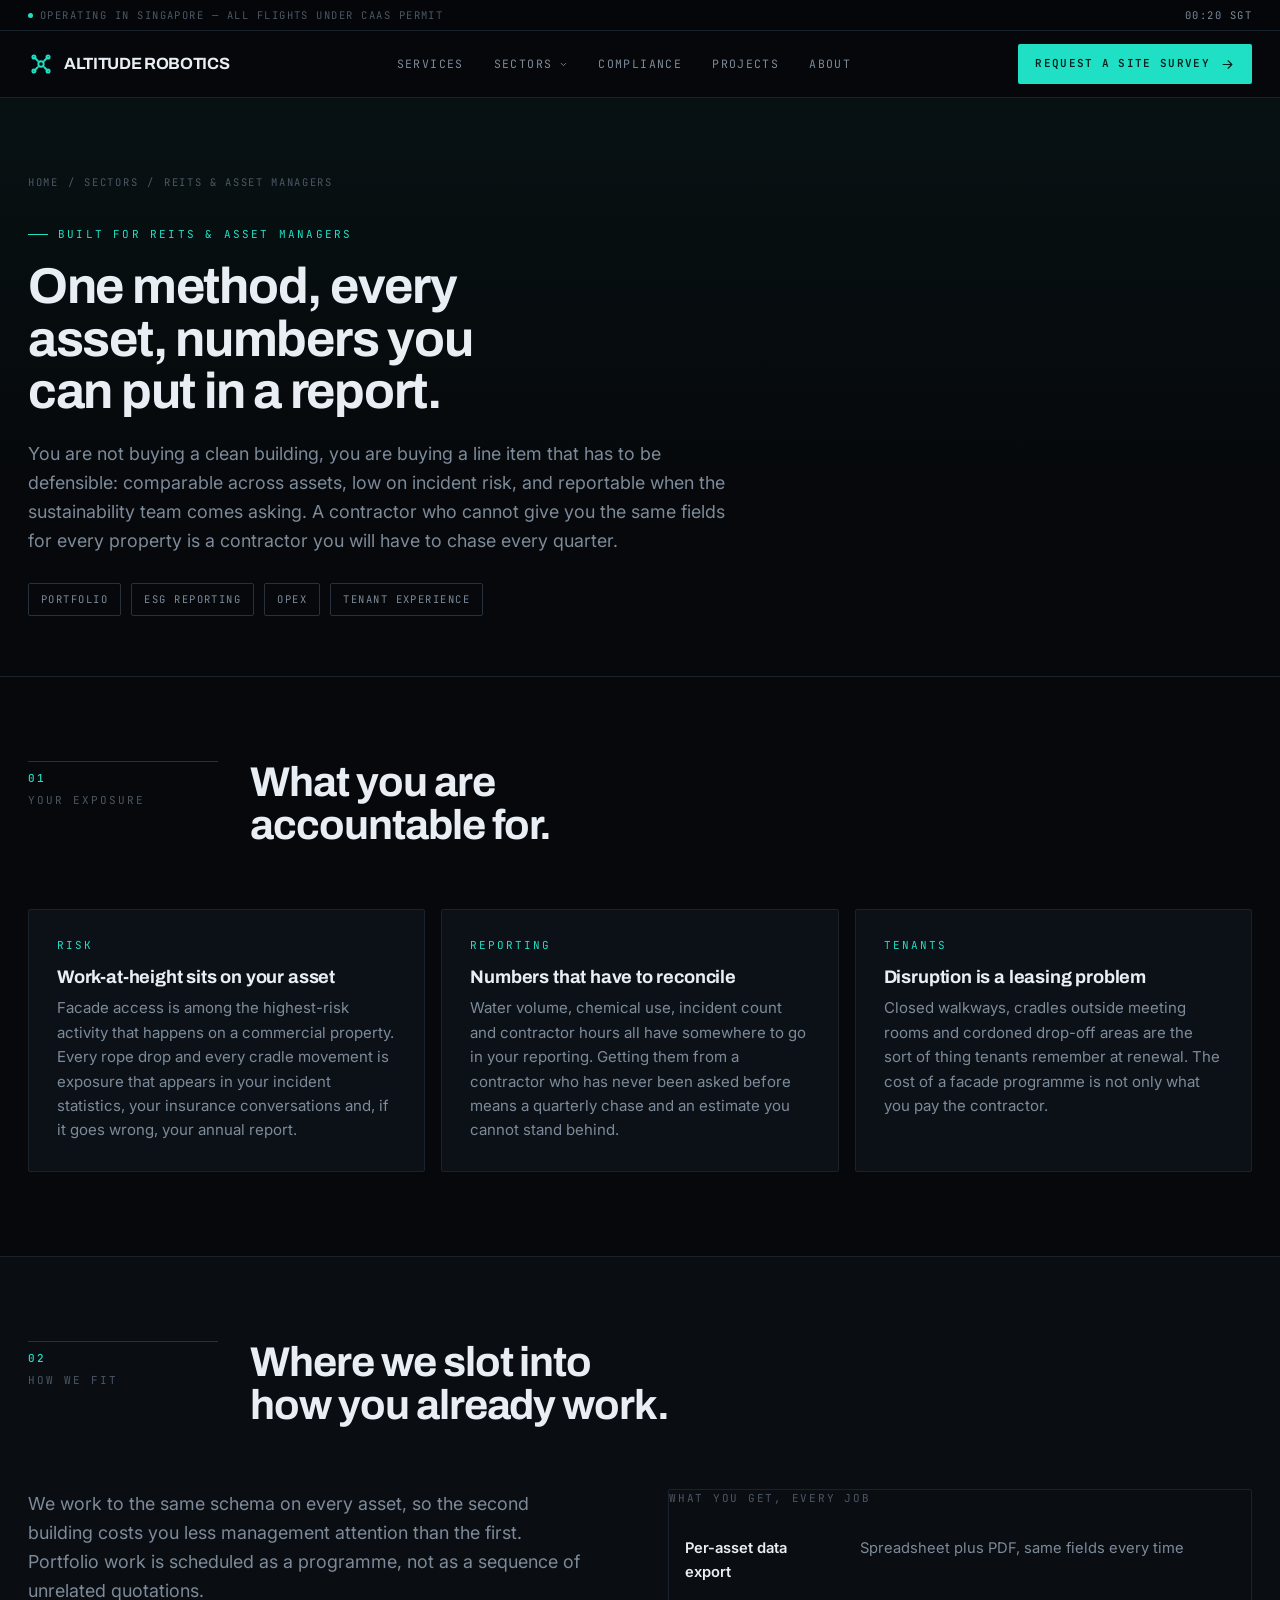
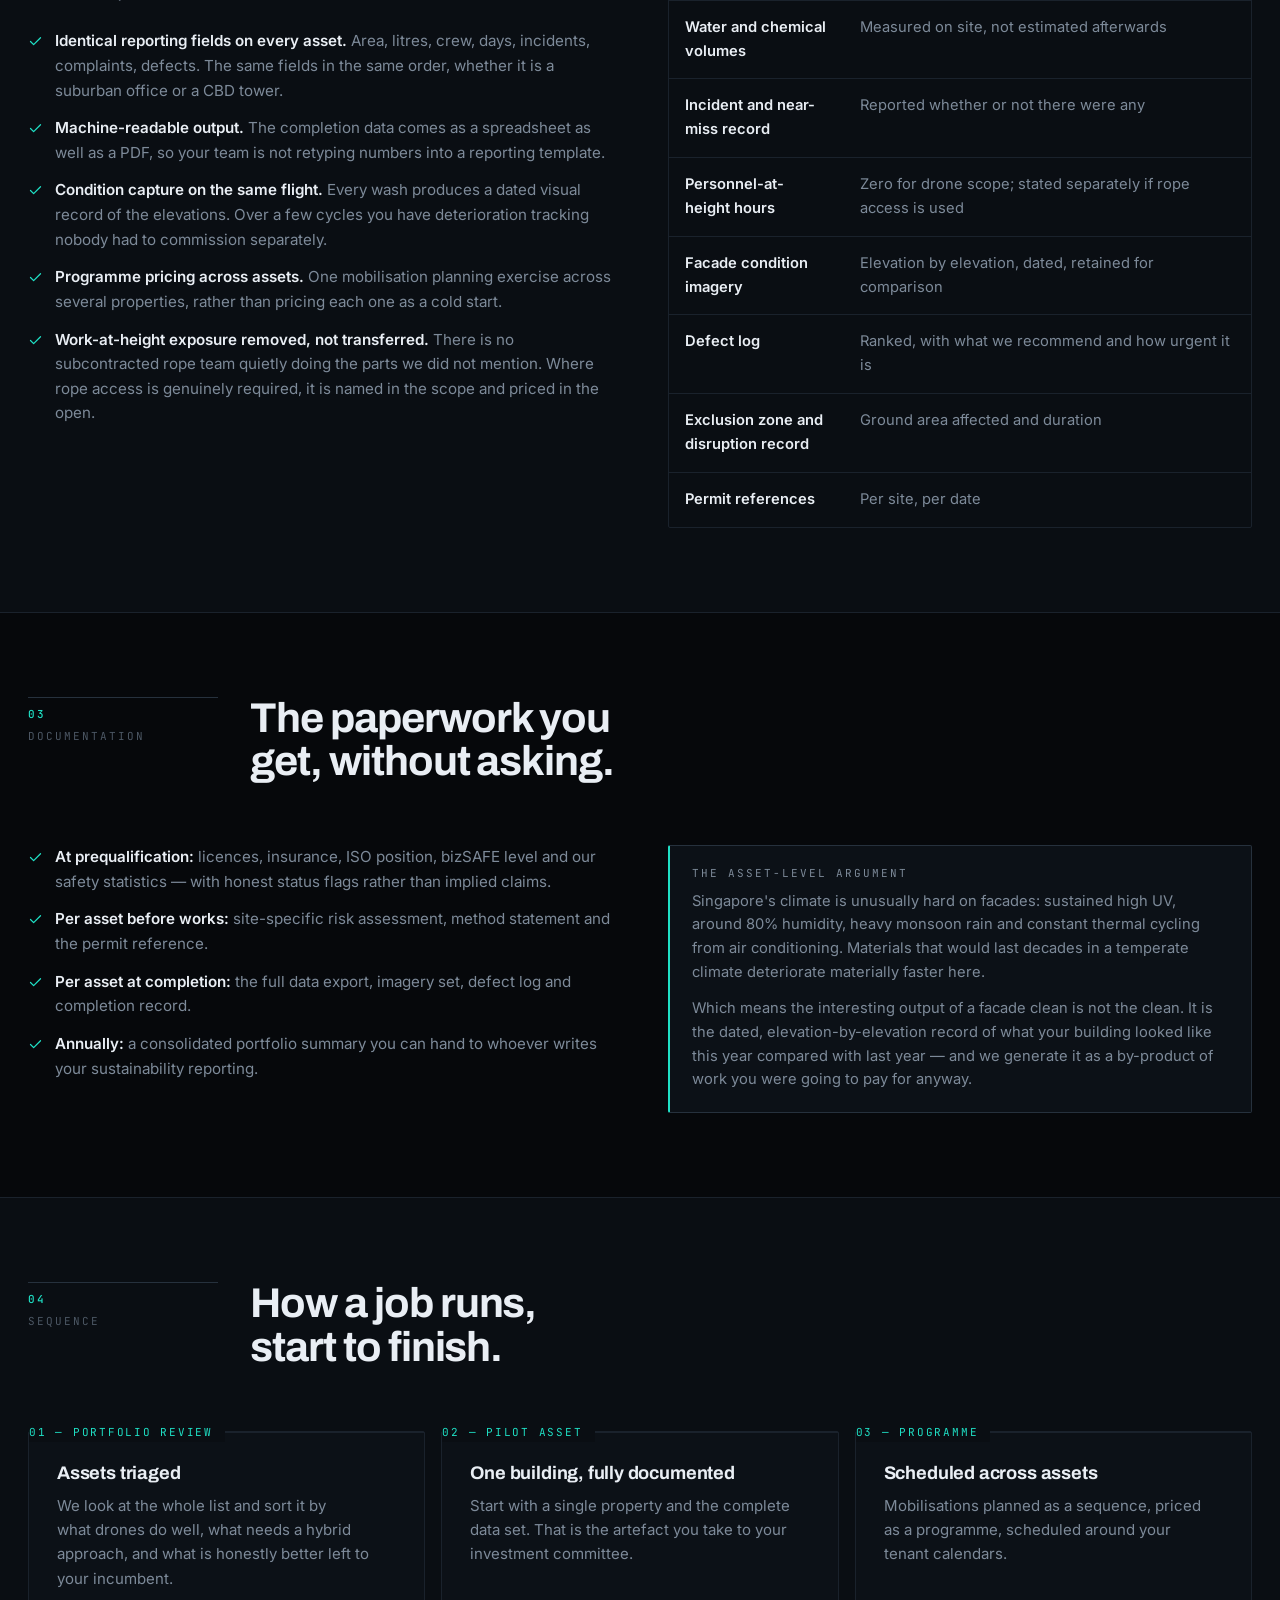
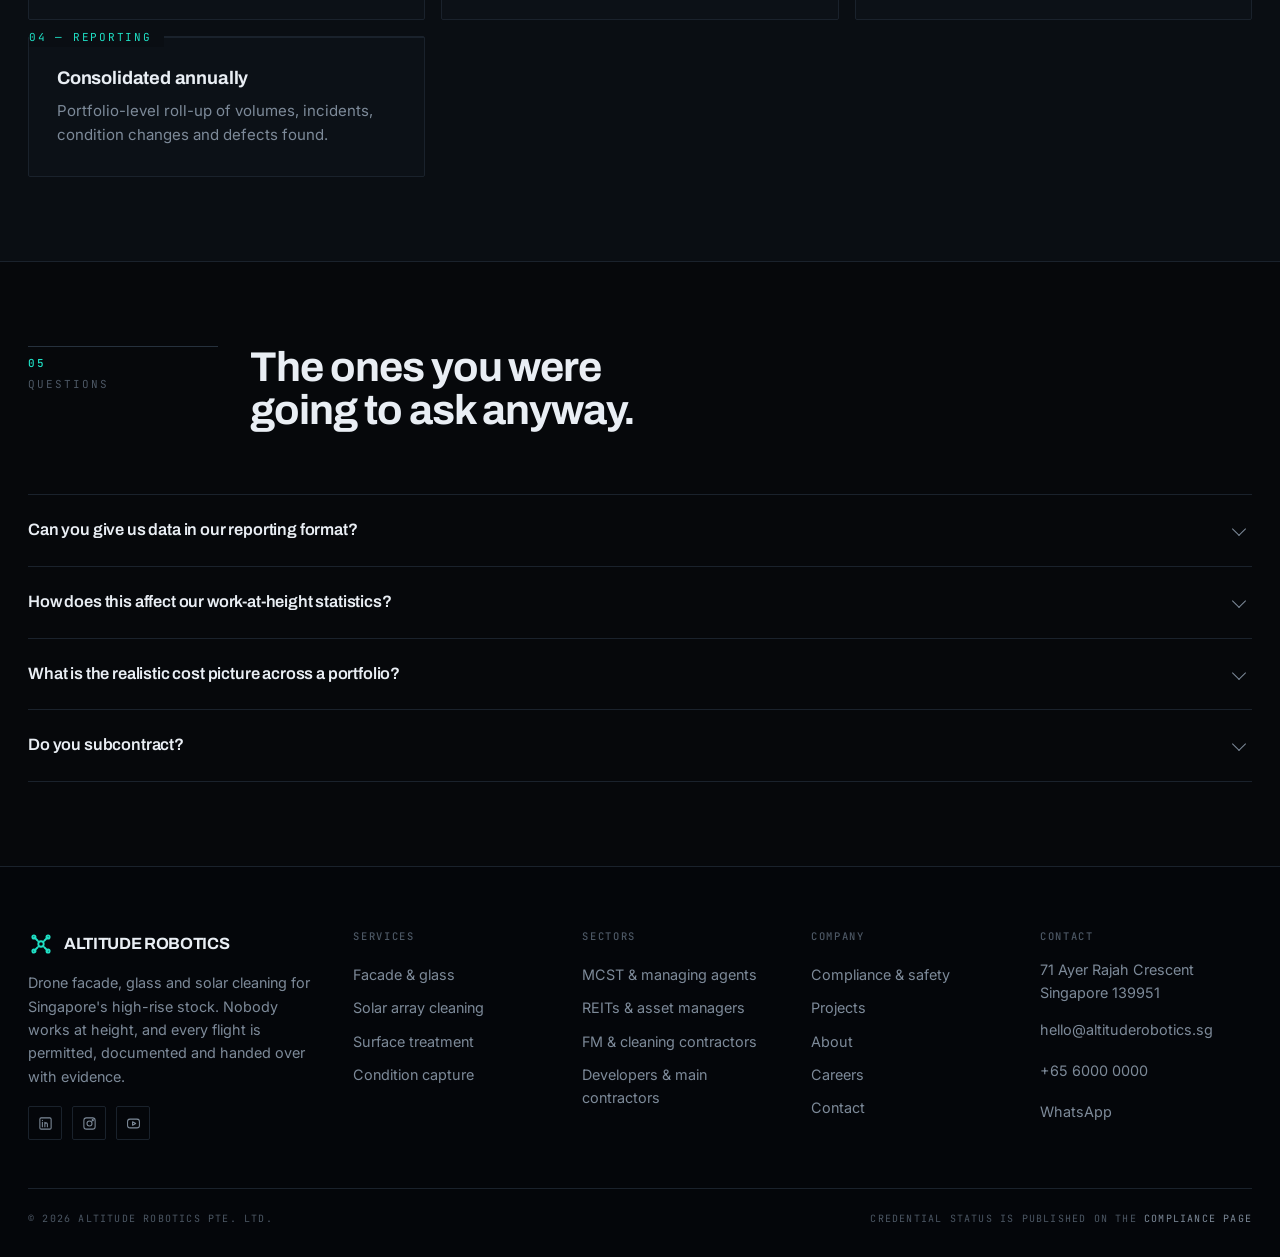
<file: sectors-reit.html>
<!DOCTYPE html>
<html lang="en">
<head>
<meta charset="UTF-8">
<meta name="viewport" content="width=device-width, initial-scale=1">
<title>For REITs and asset managers &mdash; Altitude Robotics</title>
<meta name="description" content="Portfolio facade cleaning by drone: repeatable per-asset numbers, ESG-ready data, zero work-at-height exposure, and condition capture on the same flight.">
<meta property="og:title" content="For REITs and asset managers &mdash; Altitude Robotics">
<meta property="og:description" content="Portfolio facade cleaning by drone: repeatable per-asset numbers, ESG-ready data, zero work-at-height exposure, and condition capture on the same flight.">
<meta property="og:type" content="website">
<meta name="theme-color" content="#06080B">
<link rel="preconnect" href="https://fonts.googleapis.com">
<link rel="preconnect" href="https://fonts.gstatic.com" crossorigin>
<link href="https://fonts.googleapis.com/css2?family=Archivo:wght@500;600;700;800&amp;family=Inter:wght@400;500;600&amp;family=JetBrains+Mono:wght@400;500&amp;display=swap" rel="stylesheet">
<script>document.documentElement.classList.add('js');</script>
<link rel="stylesheet" href="assets/site.css">
<script src="assets/site.js" defer></script>
</head>
<body data-nav="reit">
<a class="skip" href="#main">Skip to content</a>

<div class="opsbar"><div class="wrap">
  <span><span class="dot"></span>Operating in Singapore &mdash; all flights under CAAS permit</span>
  <span><b id="sgt">&mdash;&mdash;</b></span>
</div></div>

<header><div class="wrap nav">
  <a href="index.html" class="logo" data-nav-key="home"><span class="mark"><svg viewBox="0 0 24 24" fill="none" stroke="currentColor" stroke-width="1.7" stroke-linecap="round" stroke-linejoin="round" aria-hidden="true" width="100%" height="100%"><path d="M12 9.5a2.5 2.5 0 100 5 2.5 2.5 0 000-5zM6 6 9 9M18 6l-3 3M6 18l3-3M18 18l-3-3M4 5.5a1.5 1.5 0 113 0 1.5 1.5 0 01-3 0zM17 5.5a1.5 1.5 0 113 0 1.5 1.5 0 01-3 0zM4 18.5a1.5 1.5 0 113 0 1.5 1.5 0 01-3 0zM17 18.5a1.5 1.5 0 113 0 1.5 1.5 0 01-3 0z"/></svg></span>Altitude Robotics</a>
  
      <ul class="nav-links">
        <li><a href="services.html" data-nav-key="services">Services</a></li>
        <li data-dropdown>
          <button class="dbtn" aria-expanded="false" aria-haspopup="true">Sectors
            <svg viewBox="0 0 24 24" fill="none" stroke="currentColor" stroke-width="2.4" stroke-linecap="round" stroke-linejoin="round" aria-hidden="true"><path d="M6 9l6 6 6-6"/></svg>
          </button>
          <div class="drop"><a href="sectors-mcst.html" data-nav-key="mcst">MCST &amp; managing agents<span>Condominium and strata councils working to an AGM calendar and a sinking fund.</span></a><a href="sectors-reit.html" data-nav-key="reit">REITs &amp; asset managers<span>Portfolio owners who need repeatable numbers, ESG data and no incidents.</span></a><a href="sectors-fm.html" data-nav-key="fm">FM &amp; cleaning contractors<span>Keep the contract. Subcontract the height. White-label aerial capacity.</span></a><a href="sectors-developer.html" data-nav-key="dev">Developers &amp; main contractors<span>Handover cleans and defect-liability recleans that fit inside the programme.</span></a></div>
        </li>
        <li><a href="compliance.html" data-nav-key="compliance">Compliance</a></li>
        <li><a href="projects.html" data-nav-key="projects">Projects</a></li>
        <li><a href="about.html" data-nav-key="about">About</a></li>
      </ul>
  <div class="nav-cta">
    <a class="btn btn-primary btn-sm" href="contact.html">Request a site survey <svg viewBox="0 0 24 24" fill="none" stroke="currentColor" stroke-width="1.8" stroke-linecap="round" stroke-linejoin="round" aria-hidden="true"><path d="M5 12h14M13 6l6 6-6 6"/></svg></a>
    <button class="burger" aria-label="Open menu" aria-expanded="false"><span></span><span></span><span></span></button>
  </div>
</div></header>

  <nav class="mobile-menu" aria-label="Mobile">
    <a href="index.html" data-nav-key="home">Home</a>
    <a href="services.html" data-nav-key="services">Services</a>
    <div class="grp">Sectors</div>
    <a href="sectors-mcst.html" data-nav-key="mcst">MCST &amp; managing agents</a><a href="sectors-reit.html" data-nav-key="reit">REITs &amp; asset managers</a><a href="sectors-fm.html" data-nav-key="fm">FM &amp; cleaning contractors</a><a href="sectors-developer.html" data-nav-key="dev">Developers &amp; main contractors</a>
    <div class="grp">Company</div>
    <a href="compliance.html" data-nav-key="compliance">Compliance &amp; safety</a>
    <a href="projects.html" data-nav-key="projects">Projects</a>
    <a href="about.html" data-nav-key="about">About</a>
    <a href="careers.html" data-nav-key="careers">Careers</a>
    <a class="btn btn-primary" href="contact.html">Request a site survey <svg viewBox="0 0 24 24" fill="none" stroke="currentColor" stroke-width="1.8" stroke-linecap="round" stroke-linejoin="round" aria-hidden="true"><path d="M5 12h14M13 6l6 6-6 6"/></svg></a>
  </nav>

<main id="main">
<section class="phero"><div class="wrap"><div class="crumb"><a href="index.html">Home</a><i>/</i><span>Sectors</span><i>/</i><span>REITs &amp; asset managers</span></div><div style="margin-top:26px"><span class="eyebrow">Built for REITs &amp; asset managers</span><h1>One method, every asset, numbers you can put in a report.</h1><p class="lead">You are not buying a clean building, you are buying a line item that has to be defensible: comparable across assets, low on incident risk, and reportable when the sustainability team comes asking. A contractor who cannot give you the same fields for every property is a contractor you will have to chase every quarter.</p><div class="phero-meta"><span class="pill">Portfolio</span><span class="pill">ESG reporting</span><span class="pill">Opex</span><span class="pill">Tenant experience</span></div></div></div></section>
<section class="sec flush">
  <div class="wrap">
    <div class="sec-head reveal"><div class="idx"><b>01</b>Your exposure</div><div><h2>What you are accountable for.</h2></div></div>
    <div class="g3"><article class="card reveal"><div class="lbl lbl-a">Risk</div><h3 style="margin:12px 0 8px">Work-at-height sits on your asset</h3><p>Facade access is among the highest-risk activity that happens on a commercial property. Every rope drop and every cradle movement is exposure that appears in your incident statistics, your insurance conversations and, if it goes wrong, your annual report.</p></article><article class="card reveal"><div class="lbl lbl-a">Reporting</div><h3 style="margin:12px 0 8px">Numbers that have to reconcile</h3><p>Water volume, chemical use, incident count and contractor hours all have somewhere to go in your reporting. Getting them from a contractor who has never been asked before means a quarterly chase and an estimate you cannot stand behind.</p></article><article class="card reveal"><div class="lbl lbl-a">Tenants</div><h3 style="margin:12px 0 8px">Disruption is a leasing problem</h3><p>Closed walkways, cradles outside meeting rooms and cordoned drop-off areas are the sort of thing tenants remember at renewal. The cost of a facade programme is not only what you pay the contractor.</p></article></div>
  </div>
</section>

<section class="sec alt">
  <div class="wrap">
    <div class="sec-head reveal"><div class="idx"><b>02</b>How we fit</div><div><h2>Where we slot into how you already work.</h2></div></div>
    <div class="split">
      <div><p class="lead" style="margin-bottom:24px">We work to the same schema on every asset, so the second building costs you less management attention than the first. Portfolio work is scheduled as a programme, not as a sequence of unrelated quotations.</p><ul class="checks"><li><svg viewBox="0 0 24 24" fill="none" stroke="currentColor" stroke-width="2" stroke-linecap="round" stroke-linejoin="round" aria-hidden="true"><path d="M20 6L9 17l-5-5"/></svg><span><b>Identical reporting fields on every asset.</b> Area, litres, crew, days, incidents, complaints, defects. The same fields in the same order, whether it is a suburban office or a CBD tower.</span></li><li><svg viewBox="0 0 24 24" fill="none" stroke="currentColor" stroke-width="2" stroke-linecap="round" stroke-linejoin="round" aria-hidden="true"><path d="M20 6L9 17l-5-5"/></svg><span><b>Machine-readable output.</b> The completion data comes as a spreadsheet as well as a PDF, so your team is not retyping numbers into a reporting template.</span></li><li><svg viewBox="0 0 24 24" fill="none" stroke="currentColor" stroke-width="2" stroke-linecap="round" stroke-linejoin="round" aria-hidden="true"><path d="M20 6L9 17l-5-5"/></svg><span><b>Condition capture on the same flight.</b> Every wash produces a dated visual record of the elevations. Over a few cycles you have deterioration tracking nobody had to commission separately.</span></li><li><svg viewBox="0 0 24 24" fill="none" stroke="currentColor" stroke-width="2" stroke-linecap="round" stroke-linejoin="round" aria-hidden="true"><path d="M20 6L9 17l-5-5"/></svg><span><b>Programme pricing across assets.</b> One mobilisation planning exercise across several properties, rather than pricing each one as a cold start.</span></li><li><svg viewBox="0 0 24 24" fill="none" stroke="currentColor" stroke-width="2" stroke-linecap="round" stroke-linejoin="round" aria-hidden="true"><path d="M20 6L9 17l-5-5"/></svg><span><b>Work-at-height exposure removed, not transferred.</b> There is no subcontracted rope team quietly doing the parts we did not mention. Where rope access is genuinely required, it is named in the scope and priced in the open.</span></li></ul></div>
      <div>
        <div class="tblwrap reveal">
          <table class="tbl"><caption>What you get, every job</caption>
            <tbody><tr><th scope="row">Per-asset data export</th><td>Spreadsheet plus PDF, same fields every time</td></tr><tr><th scope="row">Water and chemical volumes</th><td>Measured on site, not estimated afterwards</td></tr><tr><th scope="row">Incident and near-miss record</th><td>Reported whether or not there were any</td></tr><tr><th scope="row">Personnel-at-height hours</th><td>Zero for drone scope; stated separately if rope access is used</td></tr><tr><th scope="row">Facade condition imagery</th><td>Elevation by elevation, dated, retained for comparison</td></tr><tr><th scope="row">Defect log</th><td>Ranked, with what we recommend and how urgent it is</td></tr><tr><th scope="row">Exclusion zone and disruption record</th><td>Ground area affected and duration</td></tr><tr><th scope="row">Permit references</th><td>Per site, per date</td></tr></tbody>
          </table>
        </div>
      </div>
    </div>
  </div>
</section>

<section class="sec">
  <div class="wrap">
    <div class="sec-head reveal"><div class="idx"><b>03</b>Documentation</div><div><h2>The paperwork you get, without asking.</h2></div></div>
    <div class="split">
      <div><ul class="checks"><li><svg viewBox="0 0 24 24" fill="none" stroke="currentColor" stroke-width="2" stroke-linecap="round" stroke-linejoin="round" aria-hidden="true"><path d="M20 6L9 17l-5-5"/></svg><span><b>At prequalification:</b> licences, insurance, ISO position, bizSAFE level and our safety statistics &mdash; with honest status flags rather than implied claims.</span></li><li><svg viewBox="0 0 24 24" fill="none" stroke="currentColor" stroke-width="2" stroke-linecap="round" stroke-linejoin="round" aria-hidden="true"><path d="M20 6L9 17l-5-5"/></svg><span><b>Per asset before works:</b> site-specific risk assessment, method statement and the permit reference.</span></li><li><svg viewBox="0 0 24 24" fill="none" stroke="currentColor" stroke-width="2" stroke-linecap="round" stroke-linejoin="round" aria-hidden="true"><path d="M20 6L9 17l-5-5"/></svg><span><b>Per asset at completion:</b> the full data export, imagery set, defect log and completion record.</span></li><li><svg viewBox="0 0 24 24" fill="none" stroke="currentColor" stroke-width="2" stroke-linecap="round" stroke-linejoin="round" aria-hidden="true"><path d="M20 6L9 17l-5-5"/></svg><span><b>Annually:</b> a consolidated portfolio summary you can hand to whoever writes your sustainability reporting.</span></li></ul></div>
      <div><div class="note reveal"><div class="lbl">The asset-level argument</div><p style="margin-bottom:12px">Singapore's climate is unusually hard on facades: sustained high UV, around 80% humidity, heavy monsoon rain and constant thermal cycling from air conditioning. Materials that would last decades in a temperate climate deteriorate materially faster here.</p><p>Which means the interesting output of a facade clean is not the clean. It is the dated, elevation-by-elevation record of what your building looked like this year compared with last year &mdash; and we generate it as a by-product of work you were going to pay for anyway.</p></div></div>
    </div>
  </div>
</section>

<section class="sec alt">
  <div class="wrap">
    <div class="sec-head reveal"><div class="idx"><b>04</b>Sequence</div><div><h2>How a job runs, start to finish.</h2></div></div>
    <div class="g3"><article class="card stepcard reveal"><div class="num"><i>01 &mdash; PORTFOLIO REVIEW</i></div><h3>Assets triaged</h3><p>We look at the whole list and sort it by what drones do well, what needs a hybrid approach, and what is honestly better left to your incumbent.</p></article><article class="card stepcard reveal"><div class="num"><i>02 &mdash; PILOT ASSET</i></div><h3>One building, fully documented</h3><p>Start with a single property and the complete data set. That is the artefact you take to your investment committee.</p></article><article class="card stepcard reveal"><div class="num"><i>03 &mdash; PROGRAMME</i></div><h3>Scheduled across assets</h3><p>Mobilisations planned as a sequence, priced as a programme, scheduled around your tenant calendars.</p></article><article class="card stepcard reveal"><div class="num"><i>04 &mdash; REPORTING</i></div><h3>Consolidated annually</h3><p>Portfolio-level roll-up of volumes, incidents, condition changes and defects found.</p></article></div>
  </div>
</section>

<section class="sec">
  <div class="wrap">
    <div class="sec-head reveal"><div class="idx"><b>05</b>Questions</div><div><h2>The ones you were going to ask anyway.</h2></div></div>
    <div class="acc reveal"><details><summary>Can you give us data in our reporting format?</summary><div class="ans"><p>Yes. The underlying fields are fixed, and mapping them into your template is a small piece of work we would rather do once at the start than argue about every quarter. Tell us the format at prequalification.</p></div></details><details><summary>How does this affect our work-at-height statistics?</summary><div class="ans"><p>Drone scope contributes zero personnel-hours at height. Where a building genuinely needs rope access for recessed areas, those hours exist and we report them separately rather than folding them into a headline claim. A contractor who tells you their number is zero on every building is not describing a real building.</p></div></details><details><summary>What is the realistic cost picture across a portfolio?</summary><div class="ans"><p>It varies more by geometry than by size. Simple towers with a working BMU are where traditional access is most competitive. Complex podiums, setbacks, atria and buildings with no cradle track are where the difference is largest, because the alternative involves rigging that costs more than the cleaning does.</p><p>The honest way to find out is to price two contrasting assets rather than accept a portfolio-wide percentage from anyone.</p></div></details><details><summary>Do you subcontract?</summary><div class="ans"><p>Flight operations are ours. Where a scope genuinely needs rope access we name the partner in the proposal, with their licences attached, rather than presenting their work as ours.</p></div></details></div>
  </div>
</section>

</main>

<footer><div class="wrap">
  <div class="fgrid">
    <div class="fcol fbrand">
      <a href="index.html" class="logo"><span class="mark"><svg viewBox="0 0 24 24" fill="none" stroke="currentColor" stroke-width="1.7" stroke-linecap="round" stroke-linejoin="round" aria-hidden="true" width="100%" height="100%"><path d="M12 9.5a2.5 2.5 0 100 5 2.5 2.5 0 000-5zM6 6 9 9M18 6l-3 3M6 18l3-3M18 18l-3-3M4 5.5a1.5 1.5 0 113 0 1.5 1.5 0 01-3 0zM17 5.5a1.5 1.5 0 113 0 1.5 1.5 0 01-3 0zM4 18.5a1.5 1.5 0 113 0 1.5 1.5 0 01-3 0zM17 18.5a1.5 1.5 0 113 0 1.5 1.5 0 01-3 0z"/></svg></span>Altitude Robotics</a>
      <p>Drone facade, glass and solar cleaning for Singapore's high-rise stock. Nobody works at height, and every flight is permitted, documented and handed over with evidence.</p>
      <div class="socials"><a href="#" aria-label="LinkedIn"><svg viewBox="0 0 24 24" fill="none" stroke="currentColor" stroke-width="1.7" stroke-linecap="round" stroke-linejoin="round" aria-hidden="true"><rect x="3" y="3" width="18" height="18" rx="2"/><path d="M7 10v7M7 7v.01M11 17v-4a2 2 0 014 0v4M11 17v-7"/></svg></a><a href="#" aria-label="Instagram"><svg viewBox="0 0 24 24" fill="none" stroke="currentColor" stroke-width="1.7" stroke-linecap="round" stroke-linejoin="round" aria-hidden="true"><rect x="3" y="3" width="18" height="18" rx="4"/><circle cx="12" cy="12" r="4"/><circle cx="17.2" cy="6.8" r="1"/></svg></a><a href="#" aria-label="YouTube"><svg viewBox="0 0 24 24" fill="none" stroke="currentColor" stroke-width="1.7" stroke-linecap="round" stroke-linejoin="round" aria-hidden="true"><rect x="2.5" y="5" width="19" height="14" rx="4"/><path d="M10.5 9.2l5 2.8-5 2.8z"/></svg></a></div>
    </div>
    <div class="fcol"><h2>Services</h2>
      <a href="services.html#facade">Facade &amp; glass</a>
      <a href="services.html#solar">Solar array cleaning</a>
      <a href="services.html#treatment">Surface treatment</a>
      <a href="services.html#capture">Condition capture</a>
    </div>
    <div class="fcol"><h2>Sectors</h2><a href="sectors-mcst.html">MCST &amp; managing agents</a><a href="sectors-reit.html">REITs &amp; asset managers</a><a href="sectors-fm.html">FM &amp; cleaning contractors</a><a href="sectors-developer.html">Developers &amp; main contractors</a></div>
    <div class="fcol"><h2>Company</h2>
      <a href="compliance.html">Compliance &amp; safety</a>
      <a href="projects.html">Projects</a>
      <a href="about.html">About</a>
      <a href="careers.html">Careers</a>
      <a href="contact.html">Contact</a>
    </div>
    <div class="fcol"><h2>Contact</h2>
      <p>71 Ayer Rajah Crescent<br>Singapore 139951</p>
      <p><a href="mailto:hello@altituderobotics.sg">hello@altituderobotics.sg</a></p>
      <p><a href="tel:+6560000000">+65 6000 0000</a></p>
      <p><a href="https://wa.me/6560000000">WhatsApp</a></p>
    </div>
  </div>
  <div class="fbottom">
    <span>&copy; <span data-year>2026</span> Altitude Robotics Pte. Ltd.</span>
    <span>Credential status is published on the <a href="compliance.html" style="color:var(--ink-2)">compliance page</a></span>
  </div>
</div></footer>
</body>
</html>
</file>
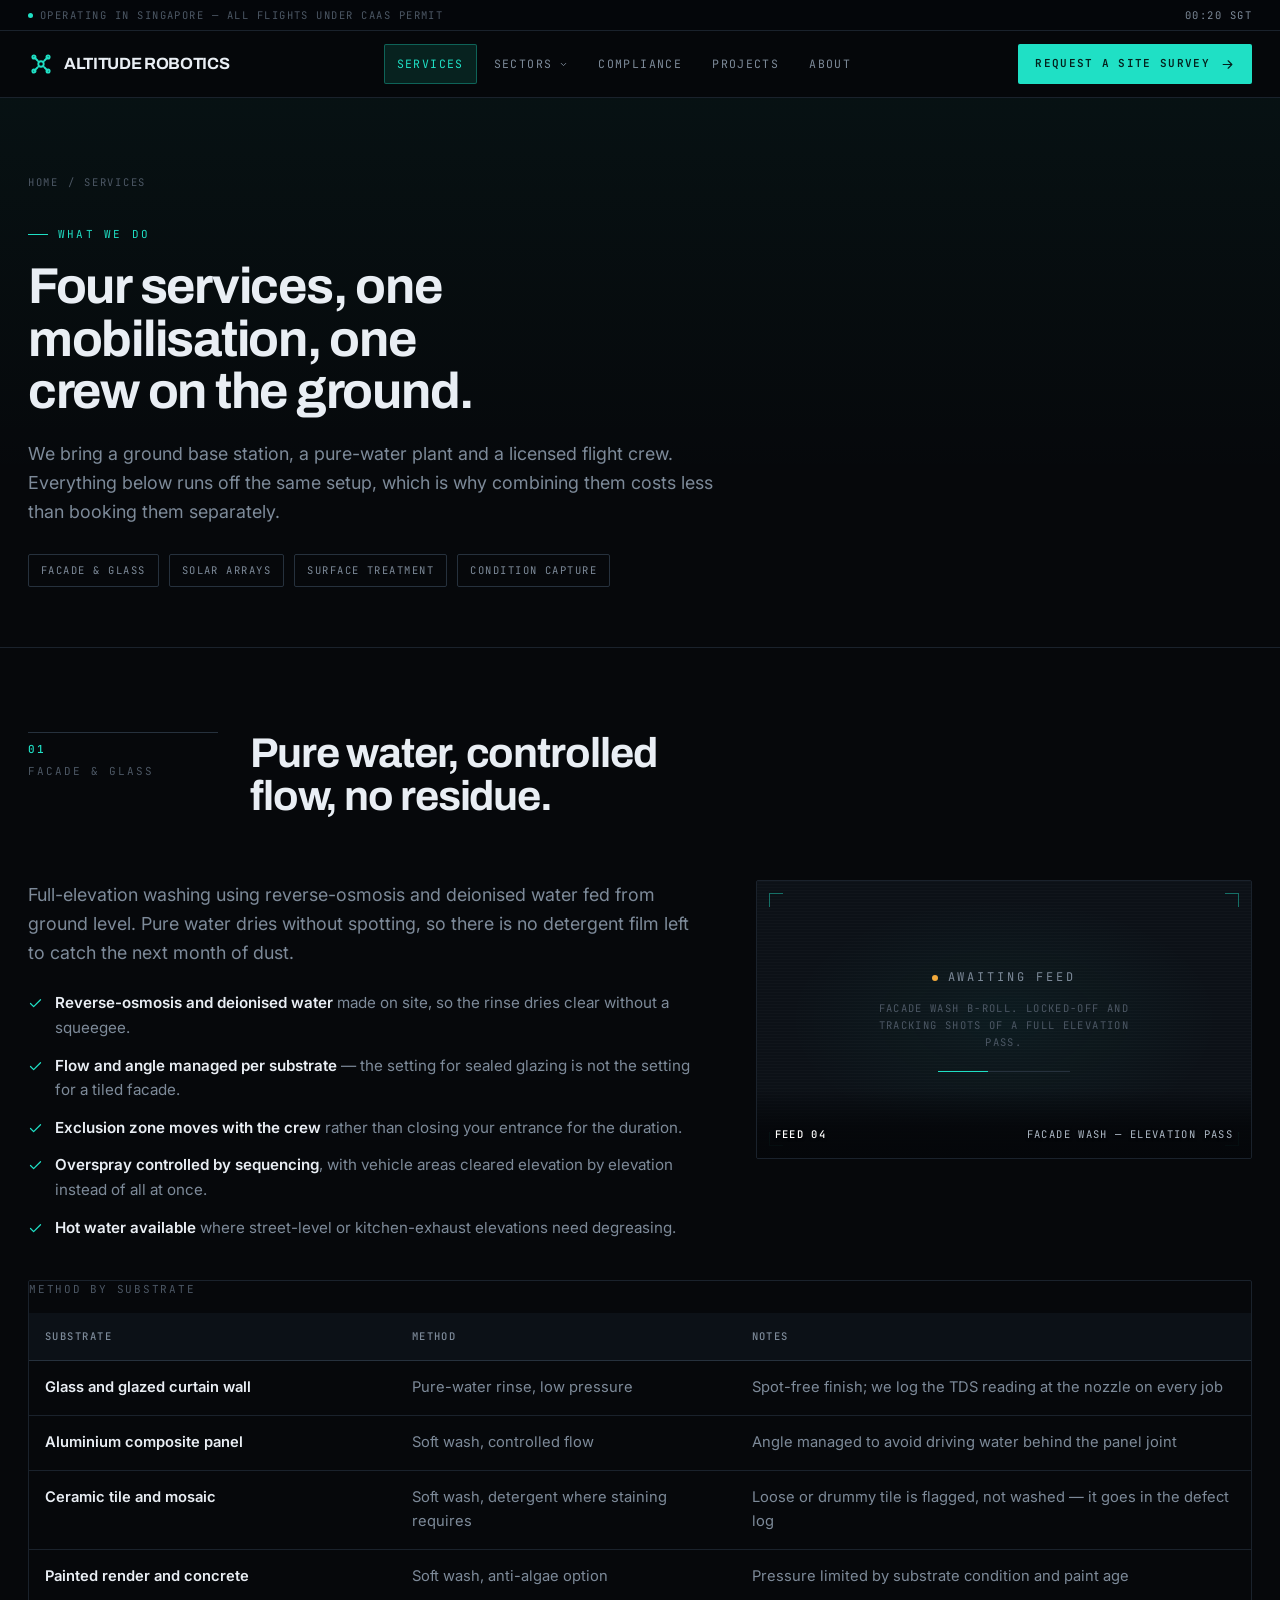
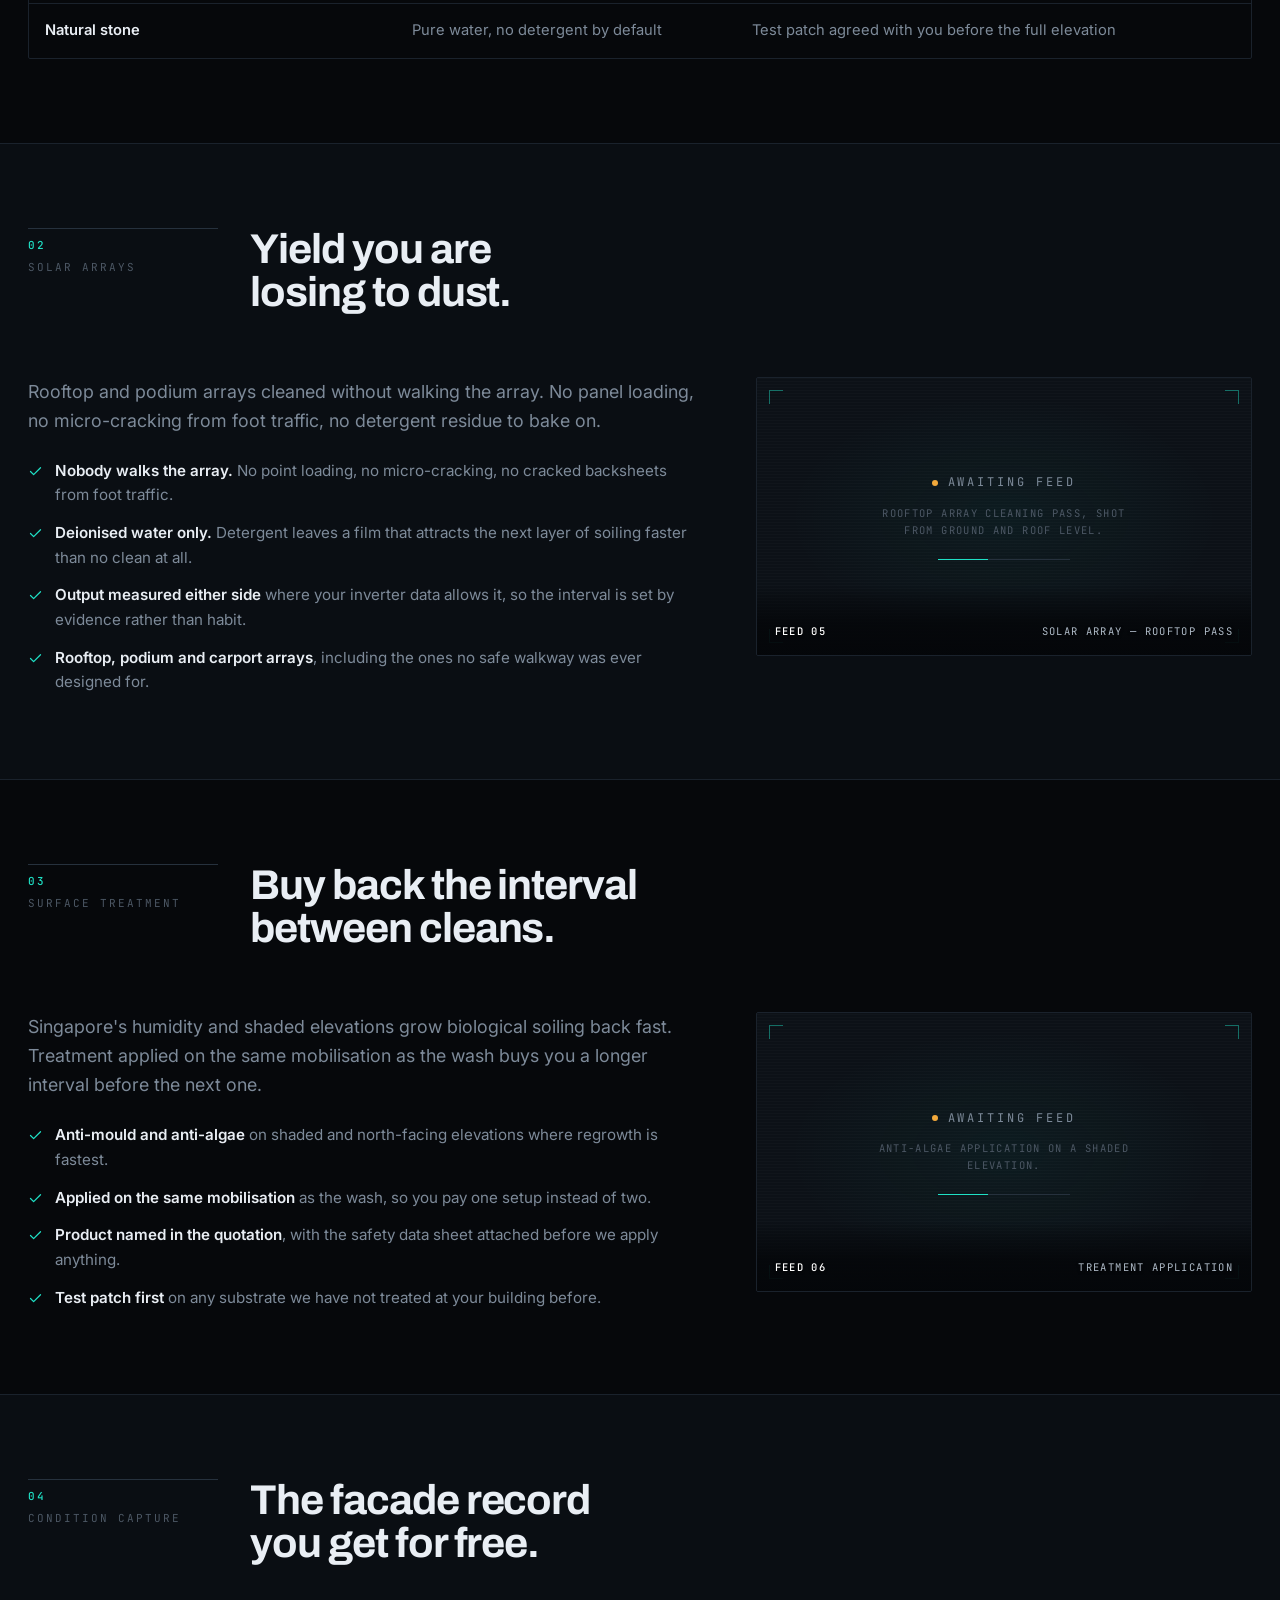
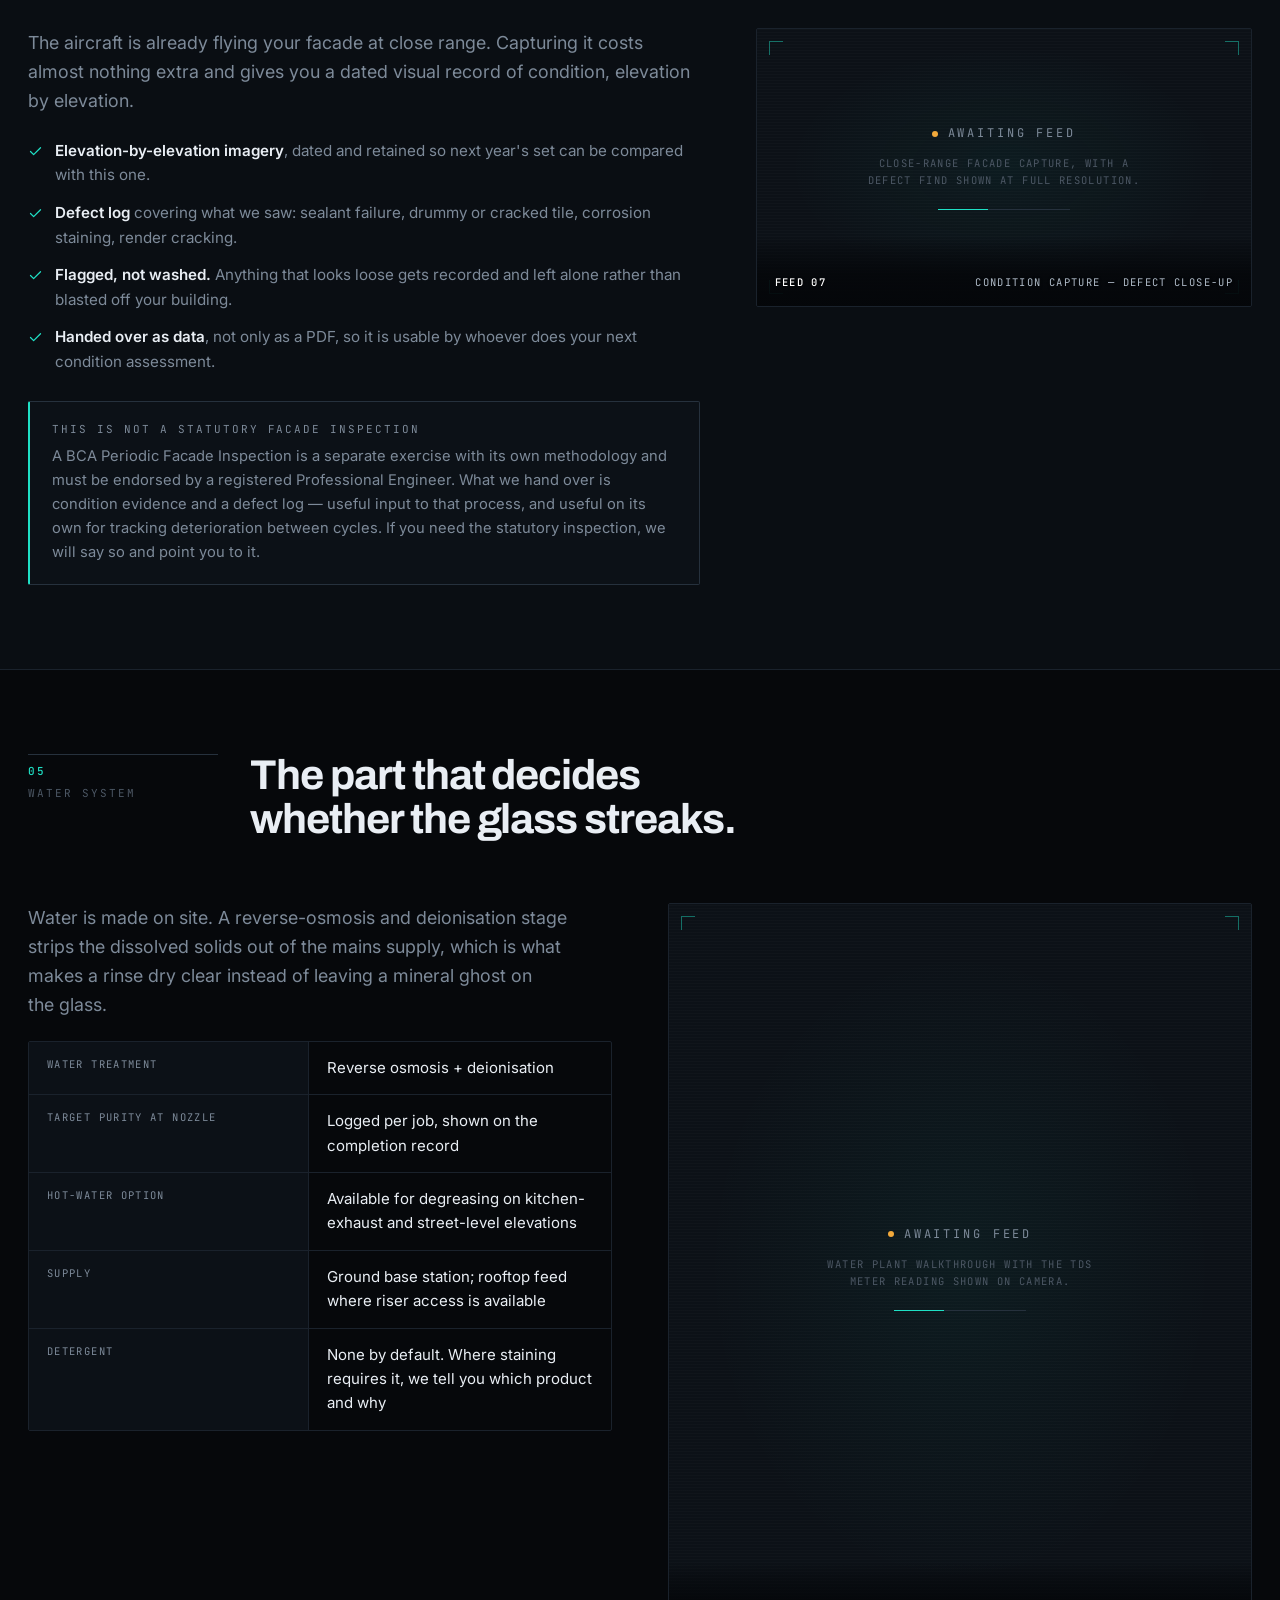
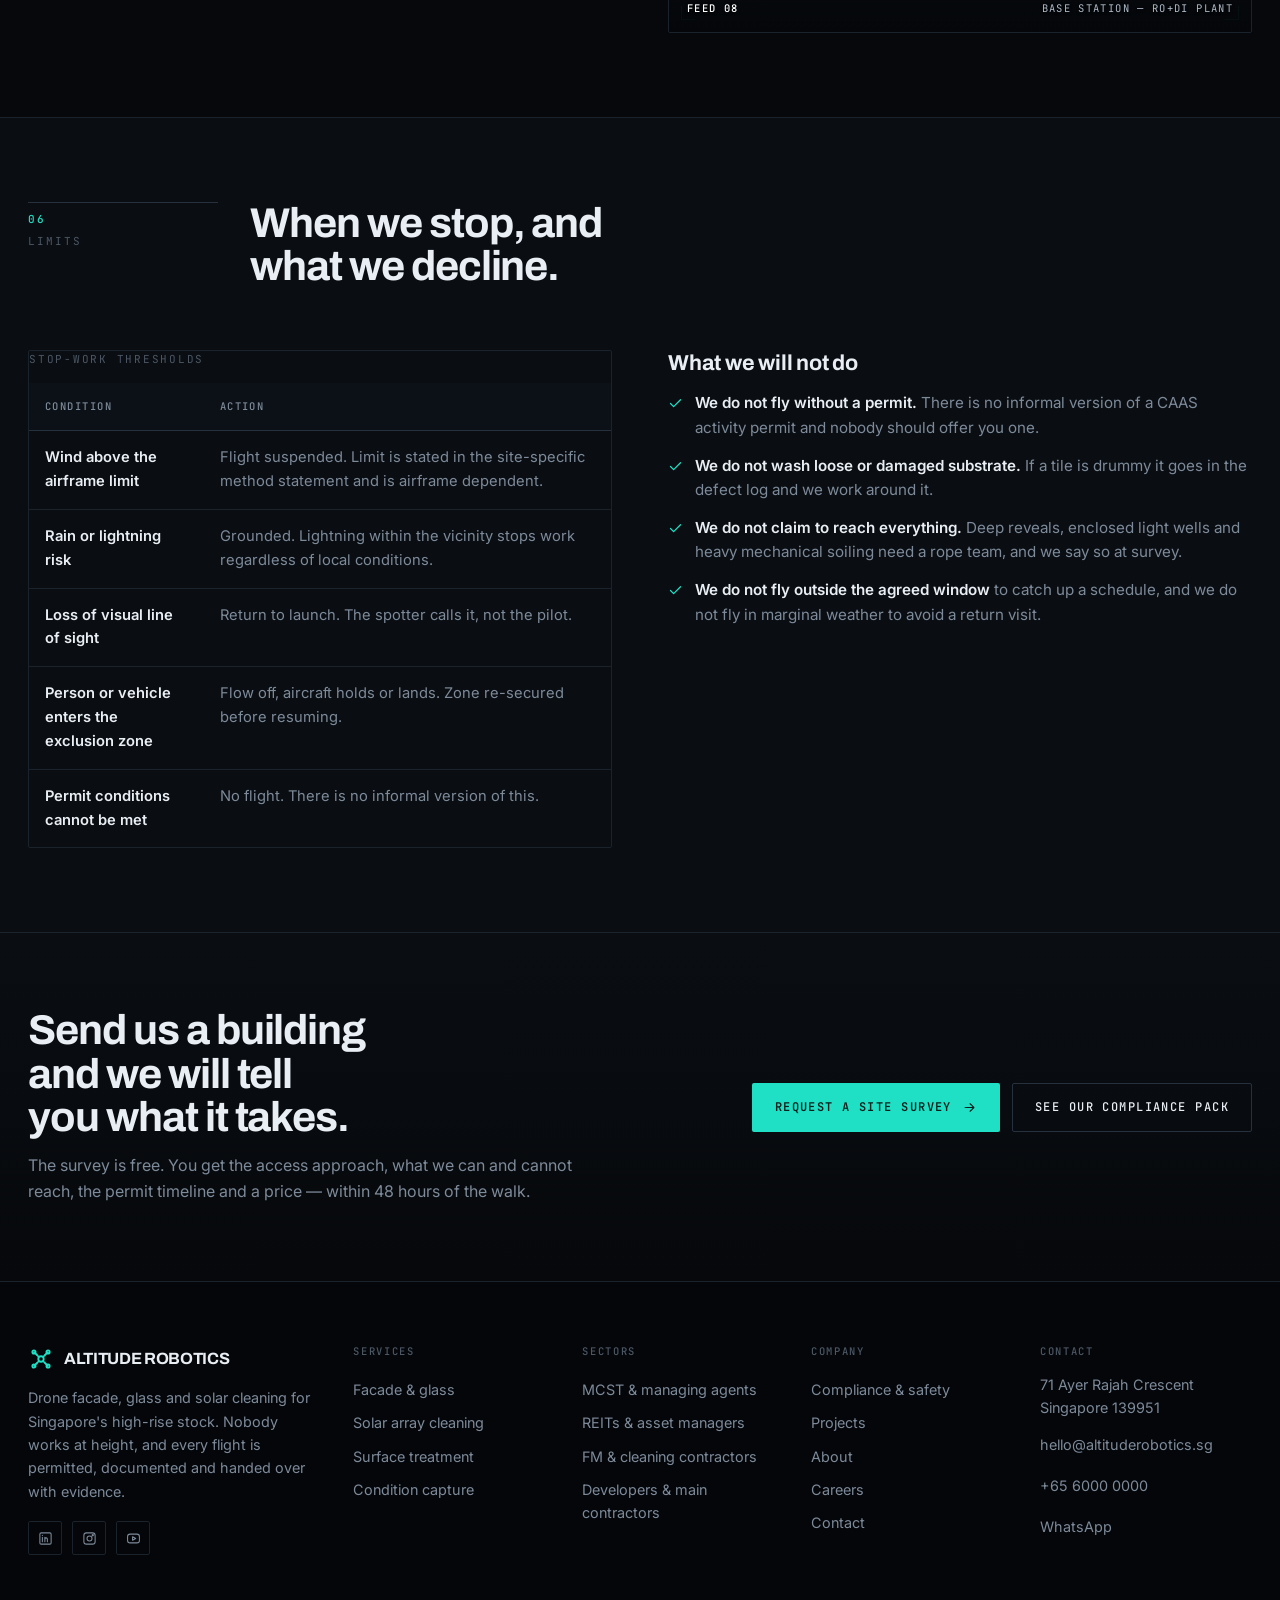
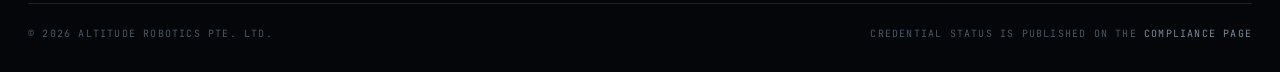
<file: services.html>
<!DOCTYPE html>
<html lang="en">
<head>
<meta charset="UTF-8">
<meta name="viewport" content="width=device-width, initial-scale=1">
<title>Services &mdash; facade, glass, solar and condition capture &mdash; Altitude Robotics</title>
<meta name="description" content="Drone facade and glass washing, solar array cleaning, surface treatment and facade condition capture in Singapore. Methods, substrates, limits and abort thresholds.">
<meta property="og:title" content="Services &mdash; facade, glass, solar and condition capture &mdash; Altitude Robotics">
<meta property="og:description" content="Drone facade and glass washing, solar array cleaning, surface treatment and facade condition capture in Singapore. Methods, substrates, limits and abort thresholds.">
<meta property="og:type" content="website">
<meta name="theme-color" content="#06080B">
<link rel="preconnect" href="https://fonts.googleapis.com">
<link rel="preconnect" href="https://fonts.gstatic.com" crossorigin>
<link href="https://fonts.googleapis.com/css2?family=Archivo:wght@500;600;700;800&amp;family=Inter:wght@400;500;600&amp;family=JetBrains+Mono:wght@400;500&amp;display=swap" rel="stylesheet">
<script>document.documentElement.classList.add('js');</script>
<link rel="stylesheet" href="assets/site.css">
<script src="assets/site.js" defer></script>
</head>
<body data-nav="services">
<a class="skip" href="#main">Skip to content</a>

<div class="opsbar"><div class="wrap">
  <span><span class="dot"></span>Operating in Singapore &mdash; all flights under CAAS permit</span>
  <span><b id="sgt">&mdash;&mdash;</b></span>
</div></div>

<header><div class="wrap nav">
  <a href="index.html" class="logo" data-nav-key="home"><span class="mark"><svg viewBox="0 0 24 24" fill="none" stroke="currentColor" stroke-width="1.7" stroke-linecap="round" stroke-linejoin="round" aria-hidden="true" width="100%" height="100%"><path d="M12 9.5a2.5 2.5 0 100 5 2.5 2.5 0 000-5zM6 6 9 9M18 6l-3 3M6 18l3-3M18 18l-3-3M4 5.5a1.5 1.5 0 113 0 1.5 1.5 0 01-3 0zM17 5.5a1.5 1.5 0 113 0 1.5 1.5 0 01-3 0zM4 18.5a1.5 1.5 0 113 0 1.5 1.5 0 01-3 0zM17 18.5a1.5 1.5 0 113 0 1.5 1.5 0 01-3 0z"/></svg></span>Altitude Robotics</a>
  
      <ul class="nav-links">
        <li><a href="services.html" data-nav-key="services">Services</a></li>
        <li data-dropdown>
          <button class="dbtn" aria-expanded="false" aria-haspopup="true">Sectors
            <svg viewBox="0 0 24 24" fill="none" stroke="currentColor" stroke-width="2.4" stroke-linecap="round" stroke-linejoin="round" aria-hidden="true"><path d="M6 9l6 6 6-6"/></svg>
          </button>
          <div class="drop"><a href="sectors-mcst.html" data-nav-key="mcst">MCST &amp; managing agents<span>Condominium and strata councils working to an AGM calendar and a sinking fund.</span></a><a href="sectors-reit.html" data-nav-key="reit">REITs &amp; asset managers<span>Portfolio owners who need repeatable numbers, ESG data and no incidents.</span></a><a href="sectors-fm.html" data-nav-key="fm">FM &amp; cleaning contractors<span>Keep the contract. Subcontract the height. White-label aerial capacity.</span></a><a href="sectors-developer.html" data-nav-key="dev">Developers &amp; main contractors<span>Handover cleans and defect-liability recleans that fit inside the programme.</span></a></div>
        </li>
        <li><a href="compliance.html" data-nav-key="compliance">Compliance</a></li>
        <li><a href="projects.html" data-nav-key="projects">Projects</a></li>
        <li><a href="about.html" data-nav-key="about">About</a></li>
      </ul>
  <div class="nav-cta">
    <a class="btn btn-primary btn-sm" href="contact.html">Request a site survey <svg viewBox="0 0 24 24" fill="none" stroke="currentColor" stroke-width="1.8" stroke-linecap="round" stroke-linejoin="round" aria-hidden="true"><path d="M5 12h14M13 6l6 6-6 6"/></svg></a>
    <button class="burger" aria-label="Open menu" aria-expanded="false"><span></span><span></span><span></span></button>
  </div>
</div></header>

  <nav class="mobile-menu" aria-label="Mobile">
    <a href="index.html" data-nav-key="home">Home</a>
    <a href="services.html" data-nav-key="services">Services</a>
    <div class="grp">Sectors</div>
    <a href="sectors-mcst.html" data-nav-key="mcst">MCST &amp; managing agents</a><a href="sectors-reit.html" data-nav-key="reit">REITs &amp; asset managers</a><a href="sectors-fm.html" data-nav-key="fm">FM &amp; cleaning contractors</a><a href="sectors-developer.html" data-nav-key="dev">Developers &amp; main contractors</a>
    <div class="grp">Company</div>
    <a href="compliance.html" data-nav-key="compliance">Compliance &amp; safety</a>
    <a href="projects.html" data-nav-key="projects">Projects</a>
    <a href="about.html" data-nav-key="about">About</a>
    <a href="careers.html" data-nav-key="careers">Careers</a>
    <a class="btn btn-primary" href="contact.html">Request a site survey <svg viewBox="0 0 24 24" fill="none" stroke="currentColor" stroke-width="1.8" stroke-linecap="round" stroke-linejoin="round" aria-hidden="true"><path d="M5 12h14M13 6l6 6-6 6"/></svg></a>
  </nav>

<main id="main">
<section class="phero"><div class="wrap"><div class="crumb"><a href="index.html">Home</a><i>/</i><span>Services</span></div><div style="margin-top:26px"><span class="eyebrow">What we do</span><h1>Four services, one mobilisation, one crew on the ground.</h1><p class="lead">We bring a ground base station, a pure-water plant and a licensed flight crew. Everything below runs off the same setup, which is why combining them costs less than booking them separately.</p><div class="phero-meta"><span class="pill">Facade &amp; glass</span><span class="pill">Solar arrays</span><span class="pill">Surface treatment</span><span class="pill">Condition capture</span></div></div></div></section>
<section class="sec flush" id="facade">
  <div class="wrap">
    <div class="sec-head reveal"><div class="idx"><b>01</b>Facade &amp; glass</div><div><h2>Pure water, controlled flow, no residue.</h2></div></div>
    <div class="split wide">
      <div>
        <p class="lead" style="margin-bottom:24px">Full-elevation washing using reverse-osmosis and deionised water fed from ground level. Pure water dries without spotting, so there is no detergent film left to catch the next month of dust.</p>
        <ul class="checks"><li><svg viewBox="0 0 24 24" fill="none" stroke="currentColor" stroke-width="2" stroke-linecap="round" stroke-linejoin="round" aria-hidden="true"><path d="M20 6L9 17l-5-5"/></svg><span><b>Reverse-osmosis and deionised water</b> made on site, so the rinse dries clear without a squeegee.</span></li><li><svg viewBox="0 0 24 24" fill="none" stroke="currentColor" stroke-width="2" stroke-linecap="round" stroke-linejoin="round" aria-hidden="true"><path d="M20 6L9 17l-5-5"/></svg><span><b>Flow and angle managed per substrate</b> &mdash; the setting for sealed glazing is not the setting for a tiled facade.</span></li><li><svg viewBox="0 0 24 24" fill="none" stroke="currentColor" stroke-width="2" stroke-linecap="round" stroke-linejoin="round" aria-hidden="true"><path d="M20 6L9 17l-5-5"/></svg><span><b>Exclusion zone moves with the crew</b> rather than closing your entrance for the duration.</span></li><li><svg viewBox="0 0 24 24" fill="none" stroke="currentColor" stroke-width="2" stroke-linecap="round" stroke-linejoin="round" aria-hidden="true"><path d="M20 6L9 17l-5-5"/></svg><span><b>Overspray controlled by sequencing</b>, with vehicle areas cleared elevation by elevation instead of all at once.</span></li><li><svg viewBox="0 0 24 24" fill="none" stroke="currentColor" stroke-width="2" stroke-linecap="round" stroke-linejoin="round" aria-hidden="true"><path d="M20 6L9 17l-5-5"/></svg><span><b>Hot water available</b> where street-level or kitchen-exhaust elevations need degreasing.</span></li></ul>
      </div>
      <div><figure class="vslot reveal" data-src="" data-poster="" data-mode="loop" data-label="Feed 04" data-caption="Facade wash &mdash; elevation pass" data-pending="Facade wash b-roll. Locked-off and tracking shots of a full elevation pass."></figure></div>
    </div>
    <div class="tblwrap reveal" style="margin-top:40px">
      <table class="tbl">
        <caption>Method by substrate</caption>
        <thead><tr><th scope="col">Substrate</th><th scope="col">Method</th><th scope="col">Notes</th></tr></thead>
        <tbody>
          <tr><th scope="row">Glass and glazed curtain wall</th><td>Pure-water rinse, low pressure</td><td>Spot-free finish; we log the TDS reading at the nozzle on every job</td></tr>
          <tr><th scope="row">Aluminium composite panel</th><td>Soft wash, controlled flow</td><td>Angle managed to avoid driving water behind the panel joint</td></tr>
          <tr><th scope="row">Ceramic tile and mosaic</th><td>Soft wash, detergent where staining requires</td><td>Loose or drummy tile is flagged, not washed &mdash; it goes in the defect log</td></tr>
          <tr><th scope="row">Painted render and concrete</th><td>Soft wash, anti-algae option</td><td>Pressure limited by substrate condition and paint age</td></tr>
          <tr><th scope="row">Natural stone</th><td>Pure water, no detergent by default</td><td>Test patch agreed with you before the full elevation</td></tr>
        </tbody>
      </table>
    </div>
  </div>
</section>

<section class="sec alt" id="solar">
  <div class="wrap">
    <div class="sec-head reveal"><div class="idx"><b>02</b>Solar arrays</div><div><h2>Yield you are losing to dust.</h2></div></div>
    <div class="split wide">
      <div>
        <p class="lead" style="margin-bottom:24px">Rooftop and podium arrays cleaned without walking the array. No panel loading, no micro-cracking from foot traffic, no detergent residue to bake on.</p>
        <ul class="checks"><li><svg viewBox="0 0 24 24" fill="none" stroke="currentColor" stroke-width="2" stroke-linecap="round" stroke-linejoin="round" aria-hidden="true"><path d="M20 6L9 17l-5-5"/></svg><span><b>Nobody walks the array.</b> No point loading, no micro-cracking, no cracked backsheets from foot traffic.</span></li><li><svg viewBox="0 0 24 24" fill="none" stroke="currentColor" stroke-width="2" stroke-linecap="round" stroke-linejoin="round" aria-hidden="true"><path d="M20 6L9 17l-5-5"/></svg><span><b>Deionised water only.</b> Detergent leaves a film that attracts the next layer of soiling faster than no clean at all.</span></li><li><svg viewBox="0 0 24 24" fill="none" stroke="currentColor" stroke-width="2" stroke-linecap="round" stroke-linejoin="round" aria-hidden="true"><path d="M20 6L9 17l-5-5"/></svg><span><b>Output measured either side</b> where your inverter data allows it, so the interval is set by evidence rather than habit.</span></li><li><svg viewBox="0 0 24 24" fill="none" stroke="currentColor" stroke-width="2" stroke-linecap="round" stroke-linejoin="round" aria-hidden="true"><path d="M20 6L9 17l-5-5"/></svg><span><b>Rooftop, podium and carport arrays</b>, including the ones no safe walkway was ever designed for.</span></li></ul>
      </div>
      <div><figure class="vslot reveal" data-src="" data-poster="" data-mode="loop" data-label="Feed 05" data-caption="Solar array &mdash; rooftop pass" data-pending="Rooftop array cleaning pass, shot from ground and roof level."></figure></div>
    </div>
  </div>
</section>

<section class="sec" id="treatment">
  <div class="wrap">
    <div class="sec-head reveal"><div class="idx"><b>03</b>Surface treatment</div><div><h2>Buy back the interval between cleans.</h2></div></div>
    <div class="split wide">
      <div>
        <p class="lead" style="margin-bottom:24px">Singapore's humidity and shaded elevations grow biological soiling back fast. Treatment applied on the same mobilisation as the wash buys you a longer interval before the next one.</p>
        <ul class="checks"><li><svg viewBox="0 0 24 24" fill="none" stroke="currentColor" stroke-width="2" stroke-linecap="round" stroke-linejoin="round" aria-hidden="true"><path d="M20 6L9 17l-5-5"/></svg><span><b>Anti-mould and anti-algae</b> on shaded and north-facing elevations where regrowth is fastest.</span></li><li><svg viewBox="0 0 24 24" fill="none" stroke="currentColor" stroke-width="2" stroke-linecap="round" stroke-linejoin="round" aria-hidden="true"><path d="M20 6L9 17l-5-5"/></svg><span><b>Applied on the same mobilisation</b> as the wash, so you pay one setup instead of two.</span></li><li><svg viewBox="0 0 24 24" fill="none" stroke="currentColor" stroke-width="2" stroke-linecap="round" stroke-linejoin="round" aria-hidden="true"><path d="M20 6L9 17l-5-5"/></svg><span><b>Product named in the quotation</b>, with the safety data sheet attached before we apply anything.</span></li><li><svg viewBox="0 0 24 24" fill="none" stroke="currentColor" stroke-width="2" stroke-linecap="round" stroke-linejoin="round" aria-hidden="true"><path d="M20 6L9 17l-5-5"/></svg><span><b>Test patch first</b> on any substrate we have not treated at your building before.</span></li></ul>
      </div>
      <div><figure class="vslot reveal" data-src="" data-poster="" data-mode="loop" data-label="Feed 06" data-caption="Treatment application" data-pending="Anti-algae application on a shaded elevation."></figure></div>
    </div>
  </div>
</section>

<section class="sec alt" id="capture">
  <div class="wrap">
    <div class="sec-head reveal"><div class="idx"><b>04</b>Condition capture</div><div><h2>The facade record you get for free.</h2></div></div>
    <div class="split wide">
      <div>
        <p class="lead" style="margin-bottom:24px">The aircraft is already flying your facade at close range. Capturing it costs almost nothing extra and gives you a dated visual record of condition, elevation by elevation.</p>
        <ul class="checks"><li><svg viewBox="0 0 24 24" fill="none" stroke="currentColor" stroke-width="2" stroke-linecap="round" stroke-linejoin="round" aria-hidden="true"><path d="M20 6L9 17l-5-5"/></svg><span><b>Elevation-by-elevation imagery</b>, dated and retained so next year's set can be compared with this one.</span></li><li><svg viewBox="0 0 24 24" fill="none" stroke="currentColor" stroke-width="2" stroke-linecap="round" stroke-linejoin="round" aria-hidden="true"><path d="M20 6L9 17l-5-5"/></svg><span><b>Defect log</b> covering what we saw: sealant failure, drummy or cracked tile, corrosion staining, render cracking.</span></li><li><svg viewBox="0 0 24 24" fill="none" stroke="currentColor" stroke-width="2" stroke-linecap="round" stroke-linejoin="round" aria-hidden="true"><path d="M20 6L9 17l-5-5"/></svg><span><b>Flagged, not washed.</b> Anything that looks loose gets recorded and left alone rather than blasted off your building.</span></li><li><svg viewBox="0 0 24 24" fill="none" stroke="currentColor" stroke-width="2" stroke-linecap="round" stroke-linejoin="round" aria-hidden="true"><path d="M20 6L9 17l-5-5"/></svg><span><b>Handed over as data</b>, not only as a PDF, so it is usable by whoever does your next condition assessment.</span></li></ul>
        <div class="note reveal" style="margin-top:26px">
          <div class="lbl">This is not a statutory facade inspection</div>
          A BCA Periodic Facade Inspection is a separate exercise with its own methodology and must be endorsed by a registered Professional Engineer. What we hand over is condition evidence and a defect log &mdash; useful input to that process, and useful on its own for tracking deterioration between cycles. If you need the statutory inspection, we will say so and point you to it.
        </div>
      </div>
      <div><figure class="vslot reveal" data-src="" data-poster="" data-mode="loop" data-label="Feed 07" data-caption="Condition capture &mdash; defect close-up" data-pending="Close-range facade capture, with a defect find shown at full resolution."></figure></div>
    </div>
  </div>
</section>

<section class="sec">
  <div class="wrap">
    <div class="sec-head reveal"><div class="idx"><b>05</b>Water system</div><div><h2>The part that decides whether the glass streaks.</h2></div></div>
    <div class="split">
      <div>
        <p class="lead" style="margin-bottom:22px">Water is made on site. A reverse-osmosis and deionisation stage strips the dissolved solids out of the mains supply, which is what makes a rinse dry clear instead of leaving a mineral ghost on the glass.</p>
        <div class="spec reveal">
          <div class="row"><dt>Water treatment</dt><dd>Reverse osmosis + deionisation</dd></div>
          <div class="row"><dt>Target purity at nozzle</dt><dd>Logged per job, shown on the completion record</dd></div>
          <div class="row"><dt>Hot-water option</dt><dd>Available for degreasing on kitchen-exhaust and street-level elevations</dd></div>
          <div class="row"><dt>Supply</dt><dd>Ground base station; rooftop feed where riser access is available</dd></div>
          <div class="row"><dt>Detergent</dt><dd>None by default. Where staining requires it, we tell you which product and why</dd></div>
        </div>
      </div>
      <div><figure class="vslot portrait reveal" data-src="" data-poster="" data-mode="loop" data-label="Feed 08" data-caption="Base station &mdash; RO+DI plant" data-pending="Water plant walkthrough with the TDS meter reading shown on camera."></figure></div>
    </div>
  </div>
</section>

<section class="sec alt">
  <div class="wrap">
    <div class="sec-head reveal"><div class="idx"><b>06</b>Limits</div><div><h2>When we stop, and what we decline.</h2></div></div>
    <div class="split">
      <div>
        <div class="tblwrap reveal">
          <table class="tbl">
            <caption>Stop-work thresholds</caption>
            <thead><tr><th scope="col">Condition</th><th scope="col">Action</th></tr></thead>
            <tbody>
              <tr><th scope="row">Wind above the airframe limit</th><td>Flight suspended. Limit is stated in the site-specific method statement and is airframe dependent.</td></tr>
              <tr><th scope="row">Rain or lightning risk</th><td>Grounded. Lightning within the vicinity stops work regardless of local conditions.</td></tr>
              <tr><th scope="row">Loss of visual line of sight</th><td>Return to launch. The spotter calls it, not the pilot.</td></tr>
              <tr><th scope="row">Person or vehicle enters the exclusion zone</th><td>Flow off, aircraft holds or lands. Zone re-secured before resuming.</td></tr>
              <tr><th scope="row">Permit conditions cannot be met</th><td>No flight. There is no informal version of this.</td></tr>
            </tbody>
          </table>
        </div>
      </div>
      <div>
        <h3 style="font-size:1.35rem;margin-bottom:14px">What we will not do</h3>
        <ul class="checks"><li><svg viewBox="0 0 24 24" fill="none" stroke="currentColor" stroke-width="2" stroke-linecap="round" stroke-linejoin="round" aria-hidden="true"><path d="M20 6L9 17l-5-5"/></svg><span><b>We do not fly without a permit.</b> There is no informal version of a CAAS activity permit and nobody should offer you one.</span></li><li><svg viewBox="0 0 24 24" fill="none" stroke="currentColor" stroke-width="2" stroke-linecap="round" stroke-linejoin="round" aria-hidden="true"><path d="M20 6L9 17l-5-5"/></svg><span><b>We do not wash loose or damaged substrate.</b> If a tile is drummy it goes in the defect log and we work around it.</span></li><li><svg viewBox="0 0 24 24" fill="none" stroke="currentColor" stroke-width="2" stroke-linecap="round" stroke-linejoin="round" aria-hidden="true"><path d="M20 6L9 17l-5-5"/></svg><span><b>We do not claim to reach everything.</b> Deep reveals, enclosed light wells and heavy mechanical soiling need a rope team, and we say so at survey.</span></li><li><svg viewBox="0 0 24 24" fill="none" stroke="currentColor" stroke-width="2" stroke-linecap="round" stroke-linejoin="round" aria-hidden="true"><path d="M20 6L9 17l-5-5"/></svg><span><b>We do not fly outside the agreed window</b> to catch up a schedule, and we do not fly in marginal weather to avoid a return visit.</span></li></ul>
      </div>
    </div>
  </div>
</section>

<section class="ctaband"><div class="wrap"><div class="inner reveal">
  <div><h2>Send us a building and we will tell you what it takes.</h2><p>The survey is free. You get the access approach, what we can and cannot reach, the permit timeline and a price &mdash; within 48 hours of the walk.</p></div>
  <div class="acts">
    <a class="btn btn-primary" href="contact.html">Request a site survey <svg viewBox="0 0 24 24" fill="none" stroke="currentColor" stroke-width="1.8" stroke-linecap="round" stroke-linejoin="round" aria-hidden="true"><path d="M5 12h14M13 6l6 6-6 6"/></svg></a>
    <a class="btn btn-ghost" href="compliance.html">See our compliance pack</a>
  </div>
</div></div></section>

</main>

<footer><div class="wrap">
  <div class="fgrid">
    <div class="fcol fbrand">
      <a href="index.html" class="logo"><span class="mark"><svg viewBox="0 0 24 24" fill="none" stroke="currentColor" stroke-width="1.7" stroke-linecap="round" stroke-linejoin="round" aria-hidden="true" width="100%" height="100%"><path d="M12 9.5a2.5 2.5 0 100 5 2.5 2.5 0 000-5zM6 6 9 9M18 6l-3 3M6 18l3-3M18 18l-3-3M4 5.5a1.5 1.5 0 113 0 1.5 1.5 0 01-3 0zM17 5.5a1.5 1.5 0 113 0 1.5 1.5 0 01-3 0zM4 18.5a1.5 1.5 0 113 0 1.5 1.5 0 01-3 0zM17 18.5a1.5 1.5 0 113 0 1.5 1.5 0 01-3 0z"/></svg></span>Altitude Robotics</a>
      <p>Drone facade, glass and solar cleaning for Singapore's high-rise stock. Nobody works at height, and every flight is permitted, documented and handed over with evidence.</p>
      <div class="socials"><a href="#" aria-label="LinkedIn"><svg viewBox="0 0 24 24" fill="none" stroke="currentColor" stroke-width="1.7" stroke-linecap="round" stroke-linejoin="round" aria-hidden="true"><rect x="3" y="3" width="18" height="18" rx="2"/><path d="M7 10v7M7 7v.01M11 17v-4a2 2 0 014 0v4M11 17v-7"/></svg></a><a href="#" aria-label="Instagram"><svg viewBox="0 0 24 24" fill="none" stroke="currentColor" stroke-width="1.7" stroke-linecap="round" stroke-linejoin="round" aria-hidden="true"><rect x="3" y="3" width="18" height="18" rx="4"/><circle cx="12" cy="12" r="4"/><circle cx="17.2" cy="6.8" r="1"/></svg></a><a href="#" aria-label="YouTube"><svg viewBox="0 0 24 24" fill="none" stroke="currentColor" stroke-width="1.7" stroke-linecap="round" stroke-linejoin="round" aria-hidden="true"><rect x="2.5" y="5" width="19" height="14" rx="4"/><path d="M10.5 9.2l5 2.8-5 2.8z"/></svg></a></div>
    </div>
    <div class="fcol"><h2>Services</h2>
      <a href="services.html#facade">Facade &amp; glass</a>
      <a href="services.html#solar">Solar array cleaning</a>
      <a href="services.html#treatment">Surface treatment</a>
      <a href="services.html#capture">Condition capture</a>
    </div>
    <div class="fcol"><h2>Sectors</h2><a href="sectors-mcst.html">MCST &amp; managing agents</a><a href="sectors-reit.html">REITs &amp; asset managers</a><a href="sectors-fm.html">FM &amp; cleaning contractors</a><a href="sectors-developer.html">Developers &amp; main contractors</a></div>
    <div class="fcol"><h2>Company</h2>
      <a href="compliance.html">Compliance &amp; safety</a>
      <a href="projects.html">Projects</a>
      <a href="about.html">About</a>
      <a href="careers.html">Careers</a>
      <a href="contact.html">Contact</a>
    </div>
    <div class="fcol"><h2>Contact</h2>
      <p>71 Ayer Rajah Crescent<br>Singapore 139951</p>
      <p><a href="mailto:hello@altituderobotics.sg">hello@altituderobotics.sg</a></p>
      <p><a href="tel:+6560000000">+65 6000 0000</a></p>
      <p><a href="https://wa.me/6560000000">WhatsApp</a></p>
    </div>
  </div>
  <div class="fbottom">
    <span>&copy; <span data-year>2026</span> Altitude Robotics Pte. Ltd.</span>
    <span>Credential status is published on the <a href="compliance.html" style="color:var(--ink-2)">compliance page</a></span>
  </div>
</div></footer>
</body>
</html>
</file>
<file: assets/site.css>
/* ============================================================
   ALTITUDE ROBOTICS — SITE STYLESHEET
   One file, every page. Edit tokens below to restyle the site.
   ============================================================ */

:root{
  /* ---- SURFACES (near-black, high contrast) ---- */
  --bg:#06080B;            /* page background */
  --bg-2:#0A0E13;          /* alternating section */
  --panel:#0C1117;         /* cards */
  --panel-2:#111821;       /* raised / hover */
  --line:#1A222C;          /* hairline */
  --line-2:#26313D;        /* stronger hairline */

  /* ---- TEXT ---- */
  --ink:#E9EEF4;           /* primary */
  --ink-2:#7D8A99;         /* secondary */
  --ink-3:#4C5764;         /* tertiary / disabled */

  /* ---- SIGNAL COLOURS (used sparingly, on purpose) ---- */
  --accent:#1FE0C5;        /* teal: status, data values, active state */
  --accent-dim:rgba(31,224,197,.12);
  --accent-line:rgba(31,224,197,.34);
  --warn:#F2A93B;          /* amber: in-progress status */
  --warn-dim:rgba(242,169,59,.12);
  --bad:#FF6B6B;

  /* ---- SHAPE / MOTION / TYPE ---- */
  --r:2px;                 /* corner radius — deliberately near-square */
  --maxw:1280px;
  --gut:28px;
  --ease:cubic-bezier(.16,.84,.34,1);
  --f-disp:'Archivo',system-ui,-apple-system,sans-serif;
  --f-body:'Inter',system-ui,-apple-system,sans-serif;
  --f-mono:'JetBrains Mono',ui-monospace,SFMono-Regular,monospace;
}

/* ---------- reset ---------- */
*{box-sizing:border-box;margin:0;padding:0}
html{scroll-behavior:smooth;-webkit-text-size-adjust:100%}
body{background:var(--bg);color:var(--ink);font-family:var(--f-body);font-size:16px;line-height:1.62;-webkit-font-smoothing:antialiased;overflow-x:hidden}
a{color:inherit;text-decoration:none}
img{max-width:100%;display:block}
button{font:inherit;color:inherit}
:focus-visible{outline:2px solid var(--accent);outline-offset:3px}
::selection{background:var(--accent);color:#04221E}

.wrap{max-width:var(--maxw);margin:0 auto;padding:0 var(--gut)}
.sr{position:absolute;width:1px;height:1px;overflow:hidden;clip:rect(0 0 0 0);white-space:nowrap}
.skip{position:absolute;left:-9999px;top:0;z-index:300;background:var(--accent);color:#04221E;padding:12px 18px;font-family:var(--f-mono);font-size:12px}
.skip:focus{left:12px;top:12px}

/* ---------- type ---------- */
h1,h2,h3,h4{font-family:var(--f-disp);font-weight:700;line-height:1.04;letter-spacing:-.025em;text-wrap:balance}
h1{font-size:clamp(2.3rem,5.2vw,4rem)}
h2{font-size:clamp(1.75rem,3.4vw,2.6rem)}
h3{font-size:1.14rem;letter-spacing:-.01em;line-height:1.25}
h4{font-size:1rem;letter-spacing:-.005em}
p{text-wrap:pretty}
.lead{font-size:clamp(1.02rem,1.4vw,1.16rem);color:var(--ink-2);max-width:62ch}
.mono{font-family:var(--f-mono)}

/* mono metadata label — the workhorse of this design */
.lbl{font-family:var(--f-mono);font-weight:400;font-size:11px;letter-spacing:.18em;text-transform:uppercase;color:var(--ink-2);line-height:1.4}
.lbl-a{color:var(--accent)}
.eyebrow{font-family:var(--f-mono);font-size:11px;letter-spacing:.2em;text-transform:uppercase;color:var(--accent);display:inline-flex;align-items:center;gap:10px}
.eyebrow::before{content:"";width:20px;height:1px;background:var(--accent);flex:0 0 auto}

/* ---------- buttons ---------- */
.btn{display:inline-flex;align-items:center;justify-content:center;gap:10px;font-family:var(--f-mono);font-size:12px;letter-spacing:.12em;text-transform:uppercase;font-weight:500;padding:14px 22px;border-radius:var(--r);border:1px solid transparent;cursor:pointer;transition:background .22s,border-color .22s,color .22s;background:none}
.btn svg{width:15px;height:15px;flex:0 0 auto;transition:transform .28s var(--ease)}
.btn:hover svg{transform:translateX(3px)}
.btn-primary{background:var(--accent);color:#04211D;font-weight:600}
.btn-primary:hover{background:#4FEBD6}
.btn-ghost{border-color:var(--line-2);color:var(--ink)}
.btn-ghost:hover{border-color:var(--accent);color:var(--accent);background:var(--accent-dim)}
.btn-sm{padding:10px 16px;font-size:11px}
.btn[disabled],.btn[aria-disabled="true"]{color:var(--ink-3);border-color:var(--line);cursor:not-allowed;background:none}
.btn[disabled]:hover svg,.btn[aria-disabled="true"]:hover svg{transform:none}

/* ---------- ops bar + header ---------- */
.opsbar{border-bottom:1px solid var(--line);background:#04060A;font-family:var(--f-mono);font-size:10.5px;letter-spacing:.14em;text-transform:uppercase;color:var(--ink-3)}
.opsbar .wrap{display:flex;align-items:center;justify-content:space-between;gap:16px;height:30px;overflow:hidden;white-space:nowrap}
.opsbar b{color:var(--ink-2);font-weight:400}
.opsbar .dot{display:inline-block;width:5px;height:5px;border-radius:50%;background:var(--accent);margin-right:7px;vertical-align:1px}

header{position:sticky;top:0;z-index:120;background:rgba(6,8,11,.9);backdrop-filter:blur(12px);border-bottom:1px solid var(--line)}
.nav{display:flex;align-items:center;justify-content:space-between;gap:20px;height:66px}
.logo,a.logo{display:flex;align-items:center;gap:10px;font-family:var(--f-disp);font-weight:700;font-size:1.02rem;letter-spacing:-.02em;text-transform:uppercase;white-space:nowrap;color:var(--ink);padding:0}
.logo .mark{display:inline-flex;width:26px;height:26px;flex:0 0 auto;color:var(--accent)}
.logo .mark svg{width:26px;height:26px}
.nav-links{display:flex;align-items:center;gap:4px;list-style:none}
.nav-links > li{position:relative}
.nav-links a,.nav-links .dbtn{display:block;font-family:var(--f-mono);font-size:11.5px;letter-spacing:.12em;text-transform:uppercase;color:var(--ink-2);padding:10px 12px;border:1px solid transparent;border-radius:var(--r);transition:color .18s,border-color .18s;background:none;cursor:pointer;white-space:nowrap}
.nav-links a:hover,.nav-links .dbtn:hover{color:var(--ink)}
.nav-links a.active{color:var(--accent);border-color:var(--accent-line);background:var(--accent-dim)}
.dbtn{display:flex!important;align-items:center;gap:7px}
.dbtn svg{width:9px;height:9px;transition:transform .22s}
.dbtn[aria-expanded="true"] svg{transform:rotate(180deg)}
.dbtn[aria-expanded="true"]{color:var(--ink)}
.drop{position:absolute;top:calc(100% + 8px);left:0;min-width:290px;background:var(--panel);border:1px solid var(--line-2);border-radius:var(--r);padding:6px;opacity:0;visibility:hidden;transform:translateY(-6px);transition:opacity .18s,transform .18s,visibility .18s;box-shadow:0 24px 60px rgba(0,0,0,.6)}
.drop.open{opacity:1;visibility:visible;transform:none}
.drop a{display:block;padding:11px 12px;border-radius:var(--r);text-transform:none;letter-spacing:0;font-family:var(--f-body);font-size:.9rem;color:var(--ink)}
.drop a:hover{background:var(--panel-2);color:var(--ink)}
.drop a span{display:block;font-family:var(--f-mono);font-size:10px;letter-spacing:.14em;text-transform:uppercase;color:var(--ink-3);margin-top:3px}
.drop a:hover span{color:var(--ink-2)}
.nav-cta{display:flex;align-items:center;gap:10px}
.burger{display:none;flex-direction:column;gap:5px;background:none;border:1px solid var(--line-2);border-radius:var(--r);cursor:pointer;padding:11px 10px}
.burger span{width:18px;height:1.5px;background:var(--ink);transition:.28s var(--ease);display:block}
.burger.open span:nth-child(1){transform:translateY(6.5px) rotate(45deg)}
.burger.open span:nth-child(2){opacity:0}
.burger.open span:nth-child(3){transform:translateY(-6.5px) rotate(-45deg)}
.mobile-menu{display:none}

/* ---------- sections ---------- */
.sec{padding:84px 0;border-top:1px solid var(--line)}
.sec.alt{background:var(--bg-2)}
.sec.tight{padding:56px 0}
.sec.flush{border-top:0}

/* two-column head: mono index on the left, content on the right */
.sec-head{display:grid;grid-template-columns:190px 1fr;gap:32px;margin-bottom:46px;align-items:start}
.sec-head .idx{font-family:var(--f-mono);font-size:11px;letter-spacing:.18em;text-transform:uppercase;color:var(--ink-3);padding-top:8px;border-top:1px solid var(--line-2)}
.sec-head .idx b{display:block;color:var(--accent);font-weight:500;margin-bottom:4px}
.sec-head h2{margin-bottom:16px;max-width:20ch}
.sec-head .lead{margin-bottom:0}
.sec-head.solo{grid-template-columns:1fr;max-width:70ch}

/* ---------- hero ---------- */
.hero{position:relative;padding:0;border-bottom:1px solid var(--line);overflow:hidden}
.hero-media{position:absolute;inset:0;z-index:0}
.hero-media img,.hero-media video{width:100%;height:100%;object-fit:cover;opacity:.34}
.hero-media::after{content:"";position:absolute;inset:0;background:linear-gradient(90deg,var(--bg) 8%,rgba(6,8,11,.78) 52%,rgba(6,8,11,.5) 100%),linear-gradient(0deg,var(--bg),transparent 58%)}
.hero-inner{position:relative;z-index:1;padding:96px 0 0}
.hero h1{margin:20px 0 22px;max-width:15ch}
.hero h1 em{font-style:normal;color:var(--accent)}
.hero .lead{max-width:52ch}
.hero-cta{display:flex;gap:12px;flex-wrap:wrap;margin-top:32px}
.hero-readout{display:grid;grid-template-columns:repeat(4,1fr);border-top:1px solid var(--line);margin-top:78px}
.hero-readout div{padding:22px 22px 26px;border-right:1px solid var(--line)}
.hero-readout div:first-child{padding-left:0}
.hero-readout div:last-child{border-right:0}
.hero-readout .n{font-family:var(--f-disp);font-weight:700;font-size:1.85rem;letter-spacing:-.03em;line-height:1}
.hero-readout .n u{text-decoration:none;color:var(--accent);font-size:1.05rem}
.hero-readout .l{font-family:var(--f-mono);font-size:10.5px;letter-spacing:.14em;text-transform:uppercase;color:var(--ink-2);margin-top:10px;line-height:1.5}

/* page hero (inner pages) */
.phero{padding:76px 0 60px;border-bottom:1px solid var(--line);background:linear-gradient(180deg,rgba(31,224,197,.045),transparent 70%)}
.phero h1{font-size:clamp(2rem,4.4vw,3.15rem);margin:18px 0 20px;max-width:19ch}
.phero .lead{max-width:64ch}
.phero-meta{display:flex;flex-wrap:wrap;gap:10px;margin-top:28px}
.pill{font-family:var(--f-mono);font-size:10.5px;letter-spacing:.14em;text-transform:uppercase;color:var(--ink-2);border:1px solid var(--line-2);border-radius:var(--r);padding:7px 12px}
.pill.on{color:var(--accent);border-color:var(--accent-line);background:var(--accent-dim)}

/* breadcrumb */
.crumb{font-family:var(--f-mono);font-size:10.5px;letter-spacing:.16em;text-transform:uppercase;color:var(--ink-3);display:flex;gap:9px;align-items:center;flex-wrap:wrap}
.crumb a:hover{color:var(--accent)}
.crumb i{font-style:normal;color:var(--ink-3)}

/* ---------- grids & cards ---------- */
.g2{display:grid;grid-template-columns:repeat(2,1fr);gap:16px}
.g3{display:grid;grid-template-columns:repeat(3,1fr);gap:16px}
.g4{display:grid;grid-template-columns:repeat(4,1fr);gap:16px}
.split{display:grid;grid-template-columns:1fr 1fr;gap:56px;align-items:start}
.split.wide{grid-template-columns:1.15fr .85fr}

.card{background:var(--panel);border:1px solid var(--line);border-radius:var(--r);padding:28px;transition:border-color .28s,background .28s}
.card:hover{border-color:var(--line-2);background:var(--panel-2)}
.card .ic{width:38px;height:38px;border-radius:var(--r);border:1px solid var(--accent-line);background:var(--accent-dim);display:grid;place-items:center;margin-bottom:20px;color:var(--accent)}
.card .ic svg{width:19px;height:19px}
.card h3{margin-bottom:9px}
.card p{color:var(--ink-2);font-size:.94rem}
.card .kv{margin-top:18px;padding-top:16px;border-top:1px solid var(--line);font-family:var(--f-mono);font-size:10.5px;letter-spacing:.12em;text-transform:uppercase;color:var(--ink-3);display:flex;justify-content:space-between;gap:10px}
.card .kv b{color:var(--accent);font-weight:500}

a.card{display:block}
a.card:hover h3{color:var(--accent)}

/* numbered card (only where order actually matters) */
.stepcard{position:relative;padding-top:30px}
.stepcard .num{position:absolute;top:0;left:0;right:0;height:1px;background:var(--line)}
.stepcard .num i{position:absolute;top:-8px;left:0;background:var(--bg);padding-right:12px;font-style:normal;font-family:var(--f-mono);font-size:11px;letter-spacing:.16em;color:var(--accent)}
.sec.alt .stepcard .num i{background:var(--bg-2)}

/* ---------- stat blocks ---------- */
.stats{display:grid;grid-template-columns:repeat(4,1fr);border:1px solid var(--line);border-radius:var(--r);overflow:hidden}
.stats div{padding:26px;border-right:1px solid var(--line);background:var(--panel)}
.stats div:last-child{border-right:0}
.stats .n{font-family:var(--f-disp);font-weight:700;font-size:2rem;color:var(--accent);letter-spacing:-.03em;line-height:1}
.stats .l{font-family:var(--f-mono);font-size:10.5px;letter-spacing:.14em;text-transform:uppercase;color:var(--ink-2);margin-top:10px}

/* ---------- data table ---------- */
.tbl{width:100%;border-collapse:collapse;font-size:.92rem}
.tbl caption{text-align:left;font-family:var(--f-mono);font-size:11px;letter-spacing:.16em;text-transform:uppercase;color:var(--ink-3);padding-bottom:14px}
.tbl th,.tbl td{text-align:left;padding:15px 16px;border-bottom:1px solid var(--line);vertical-align:top}
.tbl thead th{font-family:var(--f-mono);font-size:10.5px;letter-spacing:.14em;text-transform:uppercase;color:var(--ink-2);font-weight:500;border-bottom-color:var(--line-2);background:var(--panel)}
.tbl tbody th{font-weight:600;color:var(--ink);width:30%}
.tbl td{color:var(--ink-2)}
.tbl td b,.tbl td strong{color:var(--ink);font-weight:600}
.tbl tbody tr:hover td,.tbl tbody tr:hover th{background:var(--panel)}
.tbl .yes{color:var(--accent)}
.tbl .no{color:var(--ink-3)}
.tblwrap{overflow-x:auto;border:1px solid var(--line);border-radius:var(--r)}
.tblwrap .tbl tbody tr:last-child th,.tblwrap .tbl tbody tr:last-child td{border-bottom:0}

/* spec list — the case-study schema */
.spec{border:1px solid var(--line);border-radius:var(--r);overflow:hidden}
.spec .row{display:grid;grid-template-columns:280px 1fr;border-bottom:1px solid var(--line)}
.spec .row:last-child{border-bottom:0}
.spec dt{padding:14px 18px;font-family:var(--f-mono);font-size:10.5px;letter-spacing:.13em;text-transform:uppercase;color:var(--ink-2);background:var(--panel);border-right:1px solid var(--line)}
.spec dd{padding:14px 18px;font-size:.94rem}
.spec dd.empty{color:var(--ink-3);font-family:var(--f-mono);font-size:.8rem;letter-spacing:.1em}

/* ---------- checklist ---------- */
.checks{list-style:none;display:flex;flex-direction:column;gap:13px}
.checks li{display:flex;gap:12px;align-items:flex-start;font-size:.95rem;color:var(--ink-2)}
.checks li b{color:var(--ink);font-weight:600}
.checks svg{width:15px;height:15px;color:var(--accent);flex:0 0 auto;margin-top:5px}
.checks.warn svg{color:var(--warn)}

/* ---------- credential card + rail + carousel ---------- */
.cred{flex:0 0 300px;width:300px;background:var(--panel);border:1px solid var(--line);border-radius:var(--r);padding:22px;display:flex;flex-direction:column;gap:14px;transition:border-color .25s,background .25s}
.cred:hover{border-color:var(--line-2);background:var(--panel-2)}
.cred-top{display:flex;align-items:center;justify-content:space-between;gap:12px}
.cred-code{font-family:var(--f-mono);font-size:10.5px;letter-spacing:.16em;color:var(--ink-3)}
.cred h3{font-size:1.02rem}
.cred .body{font-family:var(--f-mono);font-size:10.5px;letter-spacing:.1em;text-transform:uppercase;color:var(--ink-2);margin-top:-8px}
.cred p{font-size:.88rem;color:var(--ink-2);line-height:1.55}
.cred .ref{margin-top:auto;padding-top:14px;border-top:1px solid var(--line);font-family:var(--f-mono);font-size:10.5px;letter-spacing:.1em;color:var(--ink-3);display:flex;justify-content:space-between;gap:8px}
.cred .ref b{color:var(--ink-2);font-weight:400}

.status{font-family:var(--f-mono);font-size:9.5px;letter-spacing:.14em;text-transform:uppercase;padding:5px 9px;border-radius:var(--r);border:1px solid;display:inline-flex;align-items:center;gap:7px;white-space:nowrap}
.status::before{content:"";width:5px;height:5px;border-radius:50%;background:currentColor;flex:0 0 auto}
[data-status="held"] .status,.status.held{color:var(--accent);border-color:var(--accent-line);background:var(--accent-dim)}
[data-status="pending"] .status,.status.pending{color:var(--warn);border-color:rgba(242,169,59,.34);background:var(--warn-dim)}
[data-status="pending"] .status::before{animation:pulse 2.4s ease-in-out infinite}
@keyframes pulse{0%,100%{opacity:1}50%{opacity:.25}}

/* auto-scrolling rail (homepage) */
.rail{position:relative;overflow:hidden;-webkit-mask-image:linear-gradient(90deg,transparent,#000 6%,#000 94%,transparent);mask-image:linear-gradient(90deg,transparent,#000 6%,#000 94%,transparent)}
.rail-track{display:flex;gap:14px;width:max-content;animation:railmove 56s linear infinite}
.rail:hover .rail-track,.rail:focus-within .rail-track{animation-play-state:paused}
@keyframes railmove{from{transform:translateX(0)}to{transform:translateX(calc(-50% - 7px))}}

/* manual carousel (compliance page) */
.carousel{position:relative}
.car-track{display:flex;gap:14px;overflow-x:auto;scroll-snap-type:x mandatory;scroll-behavior:smooth;padding-bottom:6px;scrollbar-width:thin;scrollbar-color:var(--line-2) transparent}
.car-track > *{scroll-snap-align:start}
.car-track::-webkit-scrollbar{height:4px}
.car-track::-webkit-scrollbar-thumb{background:var(--line-2)}
.car-nav{display:flex;gap:8px;align-items:center;justify-content:flex-end;margin-bottom:16px}
.car-btn{width:38px;height:38px;border:1px solid var(--line-2);background:none;border-radius:var(--r);color:var(--ink-2);display:grid;place-items:center;cursor:pointer;transition:.2s}
.car-btn:hover:not(:disabled){color:var(--accent);border-color:var(--accent-line)}
.car-btn:disabled{color:var(--ink-3);cursor:not-allowed;opacity:.45}
.car-btn svg{width:15px;height:15px}

/* ---------- VIDEO SLOTS ----------
   Markup:  <figure class="vslot" data-src="" data-poster="" ...>
   Empty data-src renders the "awaiting feed" state.  See README. */
.vslot{position:relative;border:1px solid var(--line);border-radius:var(--r);background:var(--panel);overflow:hidden;aspect-ratio:16/9}
.vslot.portrait{aspect-ratio:4/5}
.vslot.wide{aspect-ratio:21/9}
.vslot video,.vslot img.poster{position:absolute;inset:0;width:100%;height:100%;object-fit:cover}
.vslot figcaption{position:absolute;left:0;right:0;bottom:0;z-index:3;padding:38px 18px 15px;background:linear-gradient(0deg,rgba(4,6,9,.97) 0%,rgba(4,6,9,.86) 45%,rgba(4,6,9,.4) 78%,transparent 100%);font-family:var(--f-mono);font-size:10.5px;letter-spacing:.13em;text-transform:uppercase;color:#AEBAC7;display:flex;justify-content:space-between;gap:14px;align-items:flex-end;text-shadow:0 1px 3px rgba(0,0,0,.9)}
.vslot figcaption b{color:#fff;font-weight:500;white-space:nowrap;flex:0 0 auto}
.vslot figcaption span{text-align:right}
.brk{position:absolute;inset:12px;z-index:2;pointer-events:none;opacity:.45;
  background:
   linear-gradient(var(--accent),var(--accent)) 0 0/1px 14px no-repeat,
   linear-gradient(var(--accent),var(--accent)) 0 0/14px 1px no-repeat,
   linear-gradient(var(--accent),var(--accent)) 100% 0/1px 14px no-repeat,
   linear-gradient(var(--accent),var(--accent)) 100% 0/14px 1px no-repeat,
   linear-gradient(var(--accent),var(--accent)) 0 100%/1px 14px no-repeat,
   linear-gradient(var(--accent),var(--accent)) 0 100%/14px 1px no-repeat,
   linear-gradient(var(--accent),var(--accent)) 100% 100%/1px 14px no-repeat,
   linear-gradient(var(--accent),var(--accent)) 100% 100%/14px 1px no-repeat}

/* awaiting-feed state */
.vs-pending{position:absolute;inset:0;z-index:1;display:grid;place-items:center;text-align:center;padding:24px;
  background:
    repeating-linear-gradient(0deg,rgba(255,255,255,.017) 0 1px,transparent 1px 3px),
    radial-gradient(ellipse at 50% 50%,rgba(31,224,197,.05),transparent 62%),
    var(--panel)}
.vs-pending .t{font-family:var(--f-mono);font-size:12px;letter-spacing:.24em;text-transform:uppercase;color:var(--ink-2);display:flex;align-items:center;gap:10px;justify-content:center}
.vs-pending .t::before{content:"";width:6px;height:6px;border-radius:50%;background:var(--warn);animation:pulse 2s ease-in-out infinite}
.vs-pending .s{font-family:var(--f-mono);font-size:10.5px;letter-spacing:.13em;text-transform:uppercase;color:var(--ink-3);margin-top:12px;max-width:46ch}
.vs-pending .bar{width:132px;height:1px;background:var(--line-2);margin:20px auto 0;position:relative;overflow:hidden}
.vs-pending .bar::after{content:"";position:absolute;inset:0;width:38%;background:var(--accent);animation:sweep 2.8s var(--ease) infinite}
@keyframes sweep{0%{transform:translateX(-105%)}100%{transform:translateX(320%)}}

/* click-to-play button for long-form films */
.vs-play{position:absolute;inset:0;z-index:4;display:grid;place-items:center;background:rgba(6,8,11,.34);border:0;cursor:pointer;transition:background .25s}
.vs-play:hover{background:rgba(6,8,11,.16)}
.vs-play i{width:62px;height:62px;border-radius:50%;border:1px solid var(--accent-line);background:rgba(6,8,11,.7);backdrop-filter:blur(4px);display:grid;place-items:center;color:var(--accent);transition:transform .25s var(--ease)}
.vs-play:hover i{transform:scale(1.07)}
.vs-play svg{width:20px;height:20px;margin-left:3px}

/* ---------- before / after slider ---------- */
.ba{position:relative;border:1px solid var(--line);border-radius:var(--r);overflow:hidden;aspect-ratio:16/9;background:var(--panel);touch-action:pan-y}
.ba-pane{position:absolute;inset:0;display:grid;place-items:center}
.ba-pane img{position:absolute;inset:0;width:100%;height:100%;object-fit:cover}
.ba-pane .ph{font-family:var(--f-mono);font-size:11px;letter-spacing:.22em;text-transform:uppercase;color:var(--ink-3)}
.ba-before{background:linear-gradient(150deg,#0E141B,#080B10)}
.ba-after{background:linear-gradient(150deg,#101a20,#0a1116);clip-path:inset(0 0 0 50%)}
.ba-tag{position:absolute;top:14px;font-family:var(--f-mono);font-size:10px;letter-spacing:.18em;text-transform:uppercase;color:var(--ink-2);background:rgba(6,8,11,.8);border:1px solid var(--line-2);padding:5px 9px;border-radius:var(--r);z-index:3}
.ba-tag.l{left:14px}
.ba-tag.r{right:14px}
.ba-handle{position:absolute;top:0;bottom:0;left:50%;width:1px;background:var(--accent);z-index:4;pointer-events:none}
.ba-handle::after{content:"";position:absolute;top:50%;left:50%;transform:translate(-50%,-50%);width:38px;height:38px;border-radius:50%;border:1px solid var(--accent);background:rgba(6,8,11,.8)}
.ba input[type=range]{position:absolute;inset:0;width:100%;height:100%;opacity:0;cursor:ew-resize;z-index:5;margin:0}

/* ---------- accordion (FAQ / objections) ---------- */
.acc{border-top:1px solid var(--line)}
.acc details{border-bottom:1px solid var(--line)}
.acc summary{list-style:none;cursor:pointer;padding:22px 40px 22px 0;position:relative;font-family:var(--f-disp);font-weight:600;font-size:1.03rem;letter-spacing:-.01em;transition:color .2s}
.acc summary::-webkit-details-marker{display:none}
.acc summary:hover{color:var(--accent)}
.acc summary::after{content:"";position:absolute;right:8px;top:29px;width:9px;height:9px;border-right:1.5px solid var(--ink-2);border-bottom:1.5px solid var(--ink-2);transform:rotate(45deg);transition:transform .25s}
.acc details[open] summary::after{transform:rotate(-135deg);border-color:var(--accent)}
.acc .ans{padding:0 60px 24px 0;color:var(--ink-2);font-size:.95rem}
.acc .ans p + p{margin-top:12px}
.acc .ans b{color:var(--ink)}

/* ---------- notice / callout ---------- */
.note{border:1px solid var(--line-2);border-left:2px solid var(--accent);border-radius:var(--r);background:var(--panel);padding:20px 22px;font-size:.92rem;color:var(--ink-2)}
.note b{color:var(--ink)}
.note.warn{border-left-color:var(--warn)}
.note .lbl{margin-bottom:8px}

/* ---------- CTA band ---------- */
.ctaband{border-top:1px solid var(--line);background:linear-gradient(180deg,var(--bg-2),var(--bg));padding:76px 0}
.ctaband .inner{display:grid;grid-template-columns:1.2fr auto;gap:40px;align-items:center}
.ctaband h2{max-width:18ch;margin-bottom:14px}
.ctaband p{color:var(--ink-2);max-width:56ch}
.ctaband .acts{display:flex;gap:12px;flex-wrap:wrap}

/* ---------- forms ---------- */
form.panel{background:var(--panel);border:1px solid var(--line);border-radius:var(--r);padding:32px}
.field{margin-bottom:18px}
.field label{display:block;font-family:var(--f-mono);font-size:10.5px;letter-spacing:.14em;text-transform:uppercase;color:var(--ink-2);margin-bottom:8px}
.field label .req{color:var(--accent)}
.field input,.field select,.field textarea{width:100%;background:var(--bg);border:1px solid var(--line-2);border-radius:var(--r);padding:13px 14px;color:var(--ink);font-family:var(--f-body);font-size:.95rem;transition:border-color .2s}
.field select{appearance:none;background-image:linear-gradient(45deg,transparent 50%,var(--ink-2) 50%),linear-gradient(135deg,var(--ink-2) 50%,transparent 50%);background-position:calc(100% - 18px) 50%,calc(100% - 13px) 50%;background-size:5px 5px,5px 5px;background-repeat:no-repeat;padding-right:38px}
.field input:focus,.field select:focus,.field textarea:focus{outline:none;border-color:var(--accent)}
.field textarea{resize:vertical;min-height:120px}
.field .hint{font-size:.8rem;color:var(--ink-3);margin-top:7px}
.field .err{color:var(--bad);font-family:var(--f-mono);font-size:10.5px;letter-spacing:.1em;text-transform:uppercase;margin-top:7px;display:none}
.field.invalid input,.field.invalid select,.field.invalid textarea{border-color:var(--bad)}
.field.invalid .err{display:block}
.frow{display:grid;grid-template-columns:1fr 1fr;gap:16px}
.form-ok{display:none;text-align:center;padding:44px 16px}
.form-ok.show{display:block}
.form-ok h2{font-size:1.3rem}
.form-ok .ck{width:56px;height:56px;border-radius:50%;border:1px solid var(--accent-line);background:var(--accent-dim);color:var(--accent);display:grid;place-items:center;margin:0 auto 18px}
.form-ok p{color:var(--ink-2);margin-top:8px}

/* contact rows */
.crow{display:flex;gap:15px;align-items:flex-start;padding:20px 0;border-bottom:1px solid var(--line)}
.crow:first-child{padding-top:0}
.crow .ic{width:38px;height:38px;border-radius:var(--r);border:1px solid var(--line-2);display:grid;place-items:center;color:var(--accent);flex:0 0 auto}
.crow .ic svg{width:17px;height:17px}
.crow .val{font-size:.98rem}
.crow .val a:hover{color:var(--accent)}

/* ---------- jobs ---------- */
.job{display:flex;align-items:center;justify-content:space-between;gap:20px;background:var(--panel);border:1px solid var(--line);border-radius:var(--r);padding:24px 26px;transition:border-color .25s,background .25s}
.job:hover{border-color:var(--accent-line);background:var(--panel-2)}
.job h3{font-size:1.05rem}
.job .meta{font-family:var(--f-mono);font-size:10.5px;letter-spacing:.12em;text-transform:uppercase;color:var(--ink-3);margin-top:7px;display:flex;gap:16px;flex-wrap:wrap}
.job .arrow{color:var(--accent);flex:0 0 auto}

/* ---------- footer ---------- */
footer{background:#04060A;border-top:1px solid var(--line);padding:64px 0 30px}
.fgrid{display:grid;grid-template-columns:1.5fr 1fr 1fr 1fr 1.1fr;gap:36px}

.fcol h2{font-family:var(--f-mono);font-size:10.5px;letter-spacing:.16em;text-transform:uppercase;color:var(--ink-3);margin-bottom:16px;font-weight:500}
.fcol a{display:block;color:var(--ink-2);font-size:.9rem;padding:5px 0;transition:color .2s}
.fcol a.logo{display:flex;color:var(--ink);font-size:1.02rem;padding:0}
.fcol a.logo:hover{color:var(--ink)}
.fcol a:hover{color:var(--accent)}
.fcol p{color:var(--ink-2);font-size:.9rem;margin-bottom:8px}
.fbrand p{margin-top:14px;max-width:36ch;color:var(--ink-2);font-size:.9rem}
.fbottom{display:flex;justify-content:space-between;align-items:center;flex-wrap:wrap;gap:12px;margin-top:48px;padding-top:22px;border-top:1px solid var(--line);font-family:var(--f-mono);font-size:10px;letter-spacing:.12em;text-transform:uppercase;color:var(--ink-3)}
.socials{display:flex;gap:10px;margin-top:18px}
.socials a{width:34px;height:34px;border:1px solid var(--line);border-radius:var(--r);display:grid;place-items:center;color:var(--ink-2);transition:.22s;padding:0}
.socials a:hover{color:var(--accent);border-color:var(--accent-line)}
.socials svg{width:15px;height:15px}

/* ---------- reveal ----------
   Hidden only when JS is available (html.js). Without JS every
   .reveal stays visible, so the page never renders blank. */
.js .reveal{opacity:0;transform:translateY(16px);transition:opacity .6s var(--ease),transform .6s var(--ease)}
.js .reveal.in{opacity:1;transform:none}

/* ---------- responsive ---------- */
@media(max-width:1080px){
  .fgrid{grid-template-columns:1.4fr 1fr 1fr}
  .g4{grid-template-columns:repeat(2,1fr)}
  .hero-readout{grid-template-columns:repeat(2,1fr)}
  .hero-readout div:nth-child(2){border-right:0}
  .hero-readout div:nth-child(3),.hero-readout div:nth-child(4){border-top:1px solid var(--line)}
  .hero-readout div:nth-child(3){padding-left:0}
}
@media(max-width:900px){
  :root{--gut:20px}
  .nav-links,.nav-cta .btn{display:none}
  .burger{display:flex}
  .mobile-menu{display:block;position:fixed;left:0;right:0;top:0;bottom:0;background:rgba(6,8,11,.985);backdrop-filter:blur(16px);z-index:110;padding:104px 20px 40px;overflow-y:auto;transform:translateY(-100%);transition:transform .38s var(--ease);visibility:hidden}
  .mobile-menu.open{transform:none;visibility:visible}
  .mobile-menu a{display:block;padding:15px 0;font-size:1.02rem;color:var(--ink-2);border-bottom:1px solid var(--line)}
  .mobile-menu a.active{color:var(--accent)}
  .mobile-menu .grp{font-family:var(--f-mono);font-size:10.5px;letter-spacing:.16em;text-transform:uppercase;color:var(--ink-3);padding:26px 0 6px;border-bottom:1px solid var(--line)}
  .mobile-menu .btn{width:100%;margin-top:26px}
  .sec-head{grid-template-columns:1fr;gap:18px}
  .sec-head .idx{border-top:0;padding-top:0}
  .split,.split.wide{grid-template-columns:1fr;gap:34px}
  .g2,.g3{grid-template-columns:1fr}
  .stats{grid-template-columns:repeat(2,1fr)}
  .stats div:nth-child(2){border-right:0}
  .stats div:nth-child(3),.stats div:nth-child(4){border-top:1px solid var(--line)}
  .spec .row{grid-template-columns:1fr}
  .spec dt{border-right:0;border-bottom:1px solid var(--line)}
  .ctaband .inner{grid-template-columns:1fr;gap:26px}
  .fgrid{grid-template-columns:1fr 1fr}
  .hero-inner{padding-top:64px}
  .hero-readout{margin-top:52px}
  .sec{padding:64px 0}
}
@media(max-width:600px){
  .g4,.stats{grid-template-columns:1fr}
  .stats div{border-right:0;border-top:1px solid var(--line)}
  .stats div:first-child{border-top:0}
  .hero-readout div{padding:18px 14px 20px}
  .hero-readout div:nth-child(odd){padding-left:0}
  .hero-readout .n{font-size:1.5rem}
  .frow{grid-template-columns:1fr}
  .fgrid{grid-template-columns:1fr}
  .cred{flex-basis:262px;width:262px}
  .acc .ans{padding-right:0}
  .opsbar .wrap > *:nth-child(2){display:none}
}
@media(prefers-reduced-motion:reduce){
  *{animation-duration:.001ms!important;animation-iteration-count:1!important;transition-duration:.001ms!important;scroll-behavior:auto!important}
  .js .reveal{opacity:1;transform:none}
  .rail{-webkit-mask-image:none;mask-image:none}
  .rail{overflow-x:auto}
  .rail-track{animation:none}
}
@media print{
  header,.opsbar,.mobile-menu,footer .socials,.ctaband{display:none}
  body{background:#fff;color:#000}
}
</file>
